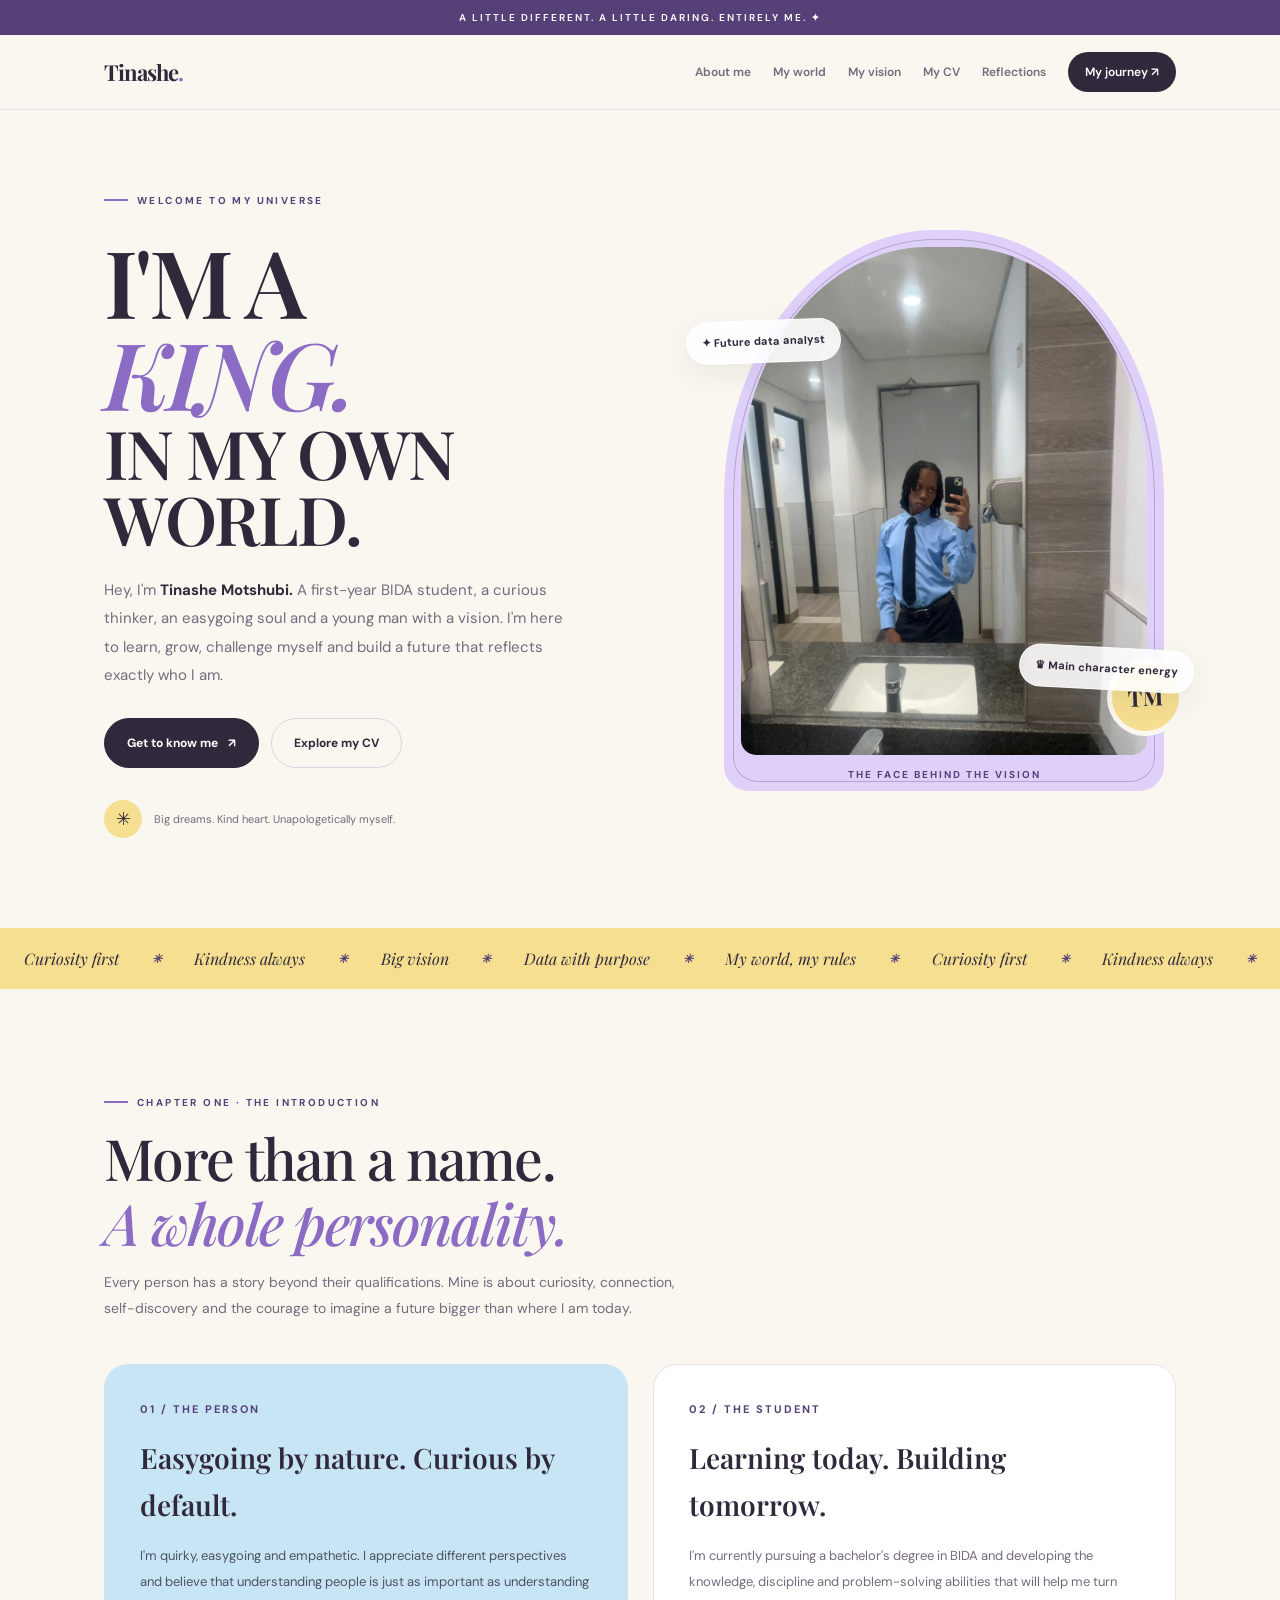
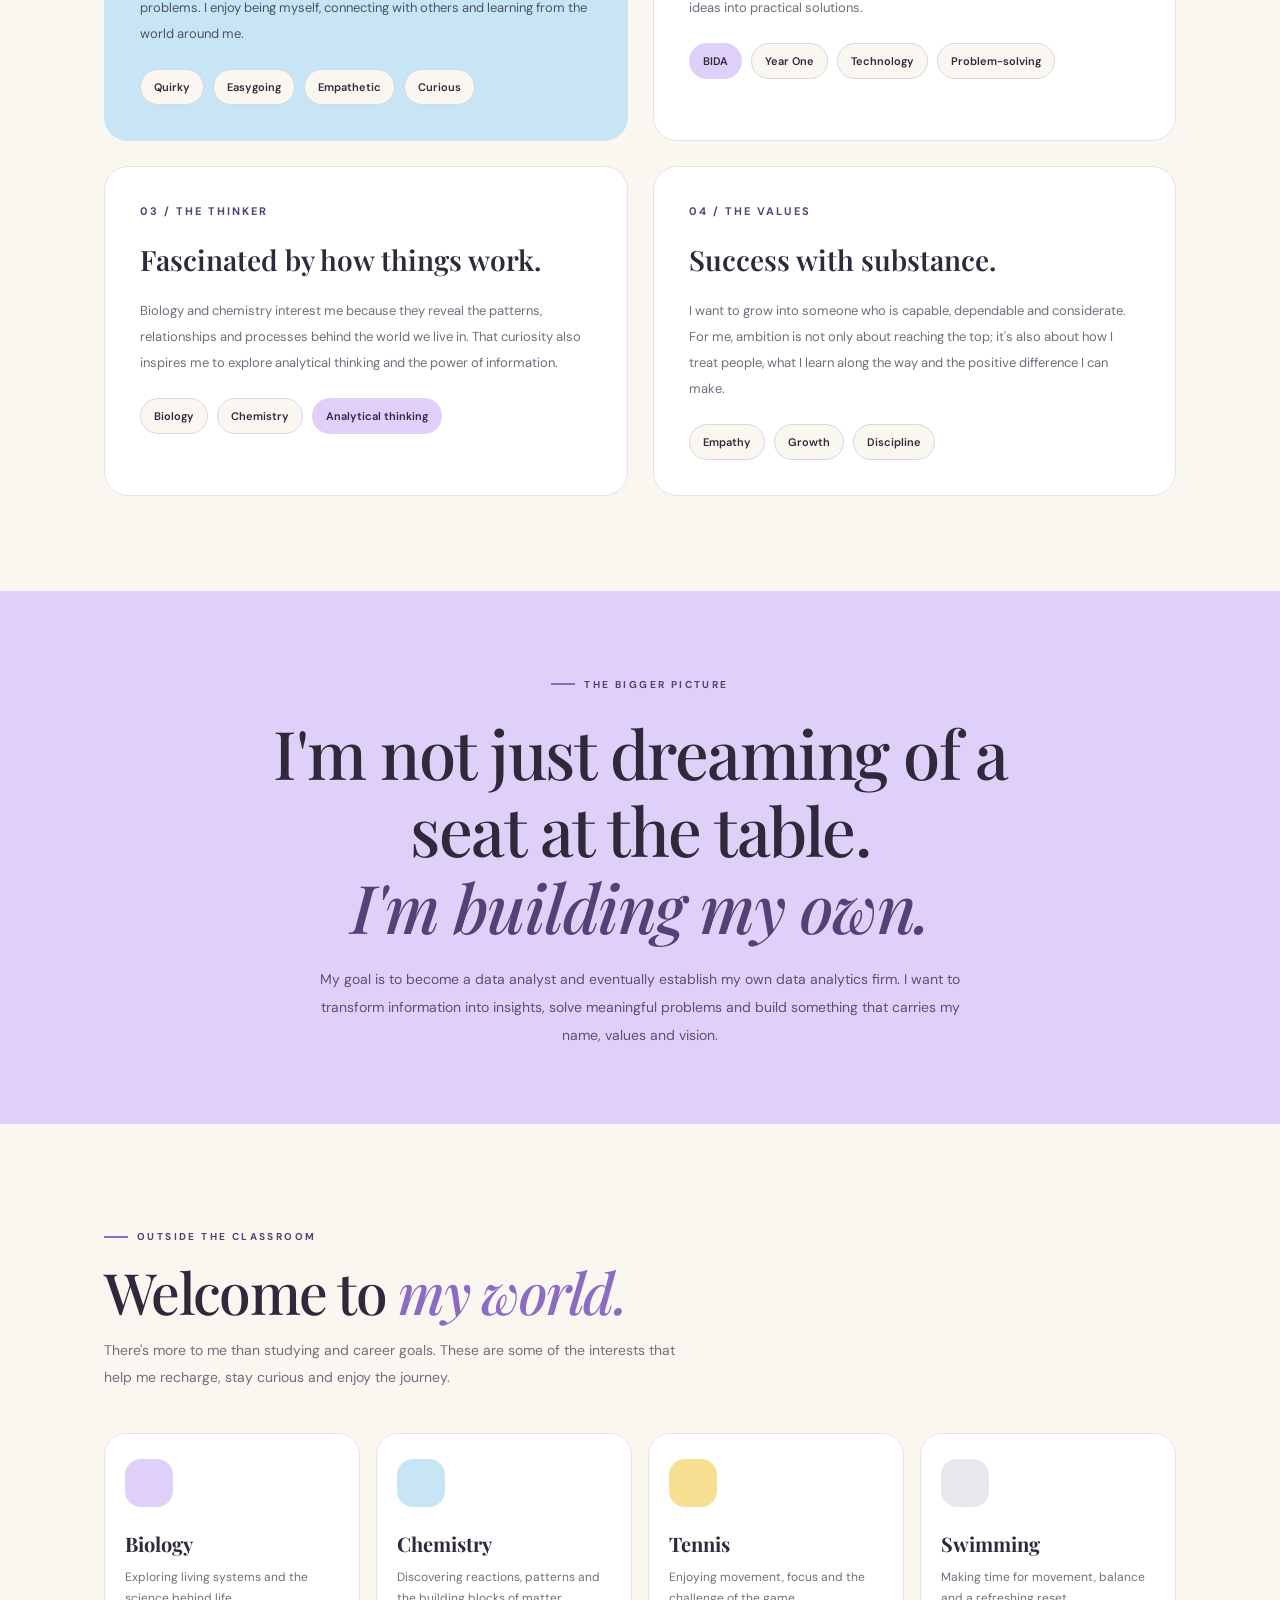
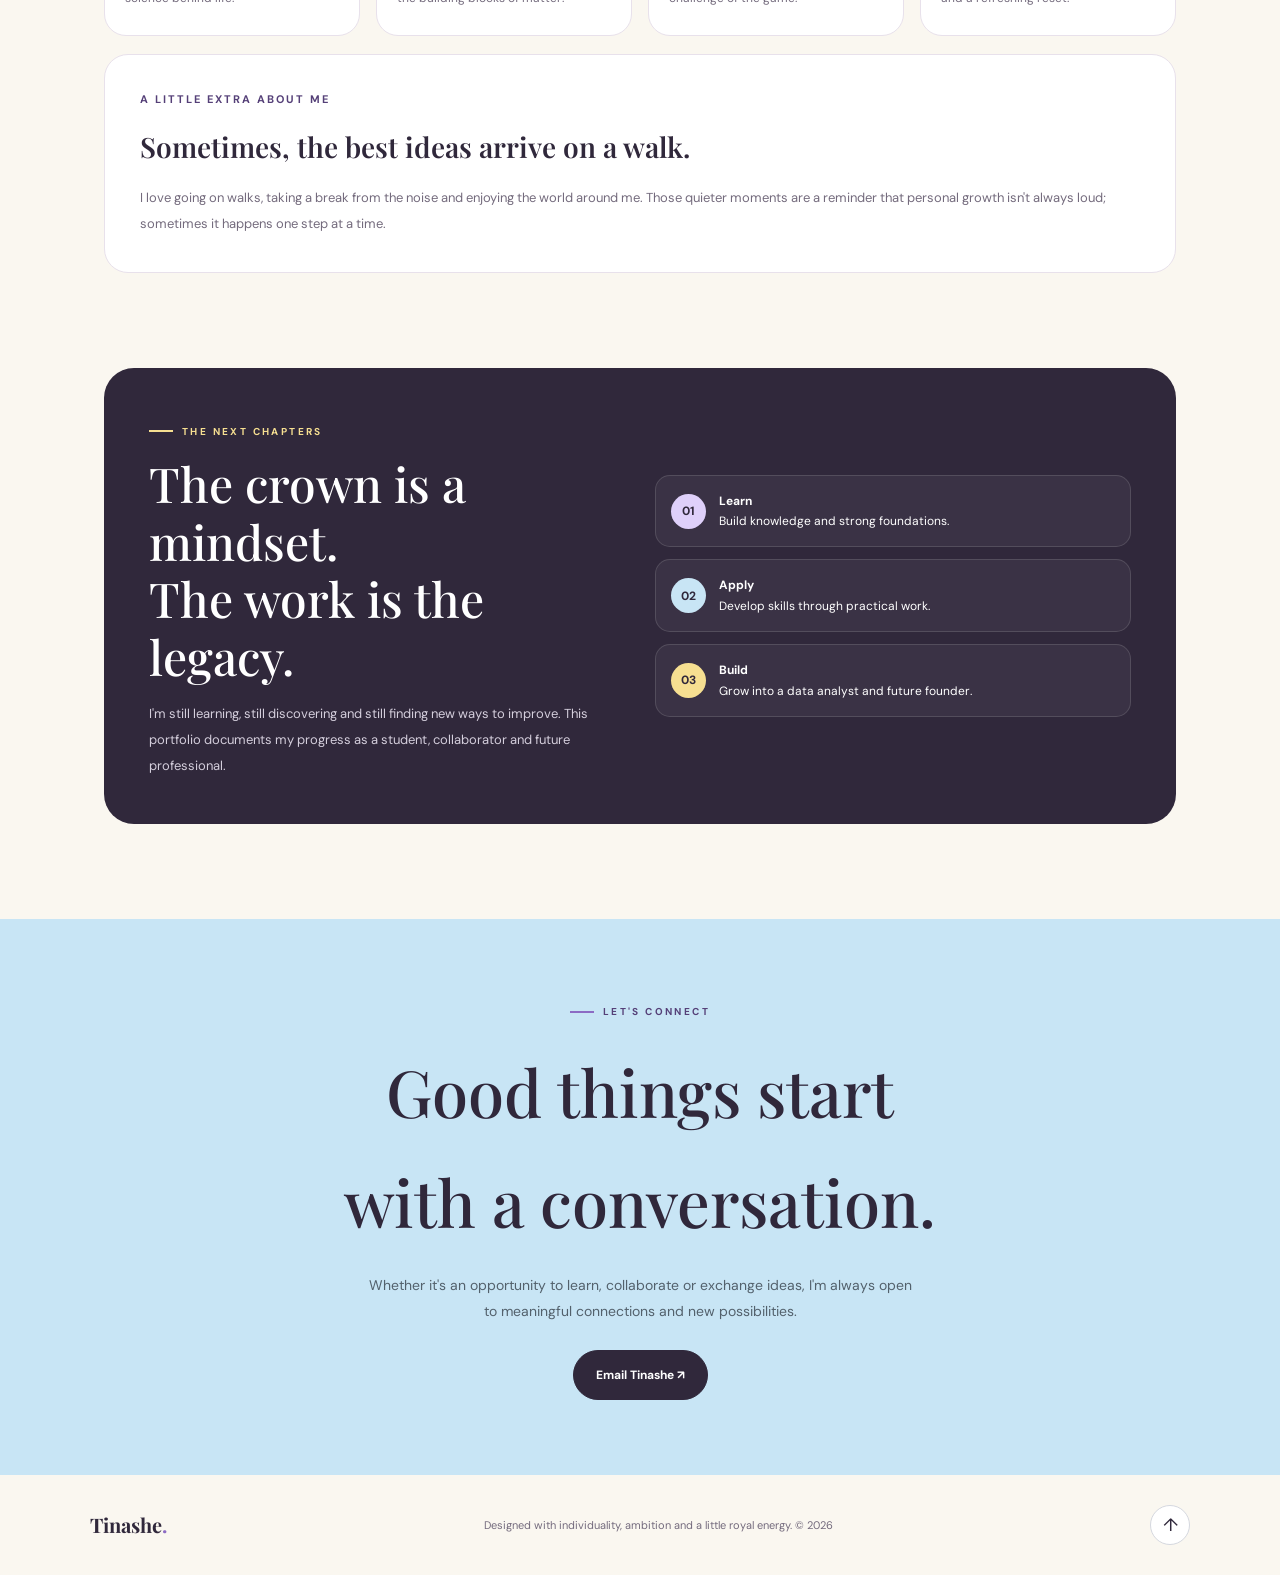
<file: index.html>
<!DOCTYPE html>
<html lang="en">
<head>
  <meta charset="UTF-8">
  <meta name="viewport" content="width=device-width, initial-scale=1.0">
  <meta name="theme-color" content="#faf7f0">
  <meta name="description" content="Discover the world of Tinashe Motshubi — a BIDA student, future data analyst and ambitious individual building his own kingdom.">
  <title>Tinashe Motshubi | King of My Own World</title>

  <link rel="preconnect" href="https://fonts.googleapis.com">
  <link rel="preconnect" href="https://fonts.gstatic.com" crossorigin>
  <link href="https://fonts.googleapis.com/css2?family=DM+Sans:wght@400;500;600;700&family=Playfair+Display:ital,wght@0,500;0,600;0,700;1,500;1,600&display=swap" rel="stylesheet">

  <style>
    :root {
      --cream: #faf7f0;
      --white: #ffffff;
      --lilac: #dfd0fa;
      --purple: #8c6bc4;
      --purple-dark: #554078;
      --blue: #c8e5f5;
      --yellow: #f6df91;
      --silver: #d5d8df;
      --ink: #30283b;
      --muted: #746b7d;
      --line: #e8e1eb;
      --radius: 24px;
      --serif: "Playfair Display", Georgia, serif;
      --sans: "DM Sans", Arial, sans-serif;
    }

    * {
      box-sizing: border-box;
      margin: 0;
      padding: 0;
    }

    html {
      scroll-behavior: smooth;
      scroll-padding-top: 100px;
    }

    body {
      background: var(--cream);
      color: var(--ink);
      font-family: var(--sans);
      line-height: 1.7;
      overflow-x: hidden;
    }

    a {
      color: inherit;
      text-decoration: none;
    }

    img {
      display: block;
      max-width: 100%;
    }

    button, a {
      -webkit-tap-highlight-color: transparent;
    }

    .announcement {
      padding: 9px 16px;
      background: var(--purple-dark);
      color: white;
      text-align: center;
      font-size: 10px;
      font-weight: 600;
      letter-spacing: 2px;
      text-transform: uppercase;
    }

    .navbar {
      position: sticky;
      top: 0;
      z-index: 1000;
      background: rgba(250, 247, 240, 0.94);
      backdrop-filter: blur(16px);
      border-bottom: 1px solid var(--line);
    }

    .nav-inner {
      max-width: 1200px;
      margin: auto;
      padding: 17px 5%;
      display: flex;
      align-items: center;
      justify-content: space-between;
      gap: 20px;
    }

    .brand {
      font-family: var(--serif);
      font-size: 22px;
      font-weight: 700;
      letter-spacing: -1px;
      white-space: nowrap;
    }

    .brand span {
      color: var(--purple);
    }

    .nav-links {
      display: flex;
      align-items: center;
      gap: 22px;
    }

    .nav-links a {
      color: var(--muted);
      font-size: 12px;
      font-weight: 600;
      transition: color 0.25s;
    }

    .nav-links a:hover {
      color: var(--purple);
    }

    .nav-links .nav-cta {
      padding: 10px 17px;
      background: var(--ink);
      color: white;
      border-radius: 30px;
    }

    .nav-links .nav-cta:hover {
      background: var(--purple);
      color: white;
    }

    .menu-toggle {
      display: none;
      border: 1px solid var(--line);
      border-radius: 50%;
      width: 43px;
      height: 43px;
      background: white;
      color: var(--ink);
      font-size: 20px;
      cursor: pointer;
    }

    .hero {
      max-width: 1200px;
      margin: auto;
      padding: 72px 5% 90px;
      display: grid;
      grid-template-columns: 1.08fr 0.92fr;
      align-items: center;
      gap: 65px;
    }

    .eyebrow {
      display: inline-flex;
      align-items: center;
      gap: 9px;
      color: var(--purple-dark);
      font-size: 10px;
      font-weight: 700;
      letter-spacing: 2.4px;
      text-transform: uppercase;
    }

    .eyebrow::before {
      content: "";
      width: 24px;
      height: 2px;
      background: var(--purple);
    }

    .hero h1 {
      margin: 24px 0;
      font-family: var(--serif);
      font-size: clamp(52px, 7.3vw, 94px);
      font-weight: 600;
      letter-spacing: -4px;
      line-height: 0.99;
    }

    .hero h1 .royal {
      display: block;
      color: var(--purple);
      font-style: italic;
    }

    .hero h1 .world {
      display: block;
      font-size: 0.72em;
      letter-spacing: -2px;
    }

    .hero-description {
      max-width: 470px;
      margin-bottom: 28px;
      color: var(--muted);
      font-size: 15px;
      line-height: 1.9;
    }

    .hero-description strong {
      color: var(--ink);
    }

    .hero-actions {
      display: flex;
      flex-wrap: wrap;
      gap: 12px;
      margin-bottom: 32px;
    }

    .button {
      display: inline-flex;
      align-items: center;
      justify-content: center;
      gap: 10px;
      padding: 14px 22px;
      border: 1px solid var(--ink);
      border-radius: 40px;
      background: var(--ink);
      color: white;
      font-size: 12px;
      font-weight: 700;
      transition: transform 0.25s, background 0.25s;
    }

    .button:hover {
      transform: translateY(-3px);
      background: var(--purple-dark);
    }

    .button-outline {
      background: transparent;
      color: var(--ink);
      border-color: var(--silver);
    }

    .button-outline:hover {
      background: white;
      color: var(--ink);
    }

    .hero-note {
      display: flex;
      align-items: center;
      gap: 12px;
      color: var(--muted);
      font-size: 11px;
    }

    .note-star {
      display: grid;
      place-items: center;
      width: 38px;
      height: 38px;
      border-radius: 50%;
      background: var(--yellow);
      color: var(--ink);
      font-size: 18px;
    }

    .portrait-stage {
      position: relative;
      min-width: 0;
      max-width: 440px;
      width: 100%;
      justify-self: center;
      padding: 17px 17px 36px;
      border-radius: 48% 48% 25px 25px;
      background: var(--lilac);
      transform: rotate(2deg);
    }

    .portrait-stage::before {
      content: "";
      position: absolute;
      inset: 9px;
      border: 1px solid rgba(85, 64, 120, 0.3);
      border-radius: inherit;
      pointer-events: none;
    }

    .portrait-stage::after {
      content: "TM";
      position: absolute;
      right: -20px;
      bottom: 55px;
      width: 67px;
      height: 67px;
      display: grid;
      place-items: center;
      border-radius: 50%;
      background: var(--yellow);
      color: var(--ink);
      border: 5px solid var(--cream);
      font-family: var(--serif);
      font-size: 22px;
      font-weight: 700;
      transform: rotate(-2deg);
    }

    .portrait-frame {
      position: relative;
      overflow: hidden;
      width: 100%;
      aspect-ratio: 4 / 5;
      border-radius: 46% 46% 15px 15px;
      background: var(--blue);
    }

    .portrait-frame img {
      width: 100%;
      height: 100%;
      object-fit: cover;
      object-position: center top;
      transition: transform 0.7s ease;
    }

    .portrait-stage:hover .portrait-frame img {
      transform: scale(1.04);
    }

    .portrait-caption {
      position: absolute;
      z-index: 2;
      left: 50%;
      bottom: 8px;
      width: 100%;
      transform: translateX(-50%);
      text-align: center;
      font-size: 10px;
      font-weight: 700;
      letter-spacing: 2px;
      color: var(--purple-dark);
      text-transform: uppercase;
    }

    .floating-tag {
      position: absolute;
      z-index: 3;
      padding: 11px 15px;
      border: 1px solid rgba(255,255,255,0.7);
      border-radius: 30px;
      background: rgba(255,255,255,0.88);
      box-shadow: 0 10px 30px rgba(48,40,59,0.08);
      color: var(--ink);
      font-size: 11px;
      font-weight: 700;
      transform: rotate(-2deg);
    }

    .tag-top {
      top: 16%;
      left: -38px;
    }

    .tag-bottom {
      right: -30px;
      bottom: 18%;
      transform: rotate(3deg);
    }

    .marquee {
      overflow: hidden;
      padding: 17px 0;
      background: var(--yellow);
      color: var(--ink);
    }

    .marquee-track {
      display: flex;
      justify-content: space-around;
      align-items: center;
      gap: 25px;
      min-width: max-content;
      padding: 0 20px;
      font-family: var(--serif);
      font-size: 16px;
      font-style: italic;
    }

    .marquee-track span {
      white-space: nowrap;
    }

    .marquee-track b {
      color: var(--purple-dark);
      font-family: var(--sans);
      font-size: 12px;
    }

    .section {
      max-width: 1200px;
      margin: auto;
      padding: 95px 5%;
    }

    .section-heading {
      max-width: 700px;
      margin-bottom: 42px;
    }

    .section-heading h2 {
      margin: 13px 0;
      font-family: var(--serif);
      font-size: clamp(36px, 5vw, 57px);
      font-weight: 500;
      letter-spacing: -1.7px;
      line-height: 1.15;
    }

    .section-heading h2 em {
      color: var(--purple);
      font-weight: 500;
    }

    .section-heading p {
      max-width: 590px;
      color: var(--muted);
      font-size: 14px;
      line-height: 1.9;
    }

    .about-grid {
      display: grid;
      grid-template-columns: 1fr 1fr;
      gap: 25px;
    }

    .about-card {
      padding: 35px;
      border: 1px solid var(--line);
      border-radius: var(--radius);
      background: white;
    }

    .about-card.featured {
      background: var(--blue);
      border-color: transparent;
    }

    .card-number {
      margin-bottom: 15px;
      color: var(--purple-dark);
      font-size: 11px;
      font-weight: 700;
      letter-spacing: 2px;
    }

    .about-card h3 {
      margin-bottom: 14px;
      font-family: var(--serif);
      font-size: 28px;
      font-weight: 600;
    }

    .about-card p {
      color: var(--muted);
      font-size: 13px;
      line-height: 2;
    }

    .about-card.featured p {
      color: #4c5361;
    }

    .tag-list {
      display: flex;
      flex-wrap: wrap;
      gap: 9px;
      margin-top: 22px;
    }

    .tag {
      padding: 8px 13px;
      border: 1px solid var(--silver);
      border-radius: 30px;
      background: var(--cream);
      color: var(--ink);
      font-size: 11px;
      font-weight: 600;
    }

    .tag.purple {
      background: var(--lilac);
      border-color: transparent;
    }

    .vision-section {
      padding: 75px 5%;
      background: var(--lilac);
    }

    .vision-inner {
      max-width: 1100px;
      margin: auto;
      text-align: center;
    }

    .vision-inner .eyebrow {
      justify-content: center;
    }

    .vision-inner h2 {
      max-width: 850px;
      margin: 20px auto;
      font-family: var(--serif);
      font-size: clamp(36px, 6vw, 67px);
      font-weight: 500;
      line-height: 1.15;
      letter-spacing: -1.5px;
    }

    .vision-inner h2 em {
      color: var(--purple-dark);
    }

    .vision-inner p {
      max-width: 650px;
      margin: auto;
      color: #5b5269;
      font-size: 14px;
      line-height: 2;
    }

    .interests-grid {
      display: grid;
      grid-template-columns: repeat(4, 1fr);
      gap: 16px;
    }

    .interest-card {
      min-height: 190px;
      padding: 25px 20px;
      border: 1px solid var(--line);
      border-radius: 22px;
      background: white;
      transition: transform 0.25s, box-shadow 0.25s;
    }

    .interest-card:hover {
      transform: translateY(-6px);
      box-shadow: 0 15px 30px rgba(48,40,59,0.07);
    }

    .interest-icon {
      display: grid;
      place-items: center;
      width: 48px;
      height: 48px;
      margin-bottom: 20px;
      border-radius: 16px;
      background: var(--lilac);
      font-size: 22px;
    }

    .interest-card:nth-child(2) .interest-icon {
      background: var(--blue);
    }

    .interest-card:nth-child(3) .interest-icon {
      background: var(--yellow);
    }

    .interest-card:nth-child(4) .interest-icon {
      background: #e6e8ed;
    }

    .interest-card h3 {
      margin-bottom: 6px;
      font-family: var(--serif);
      font-size: 20px;
    }

    .interest-card p {
      color: var(--muted);
      font-size: 12px;
      line-height: 1.8;
    }

    .journey-card {
      display: grid;
      grid-template-columns: 1fr 1fr;
      align-items: center;
      gap: 30px;
      padding: 45px;
      border-radius: 30px;
      background: var(--ink);
      color: white;
    }

    .journey-card h2 {
      margin: 15px 0;
      font-family: var(--serif);
      font-size: clamp(32px, 4vw, 48px);
      font-weight: 500;
      line-height: 1.2;
    }

    .journey-card p {
      color: #d4cedc;
      font-size: 13px;
      line-height: 2;
    }

    .journey-card .eyebrow {
      color: var(--yellow);
    }

    .journey-card .eyebrow::before {
      background: var(--yellow);
    }

    .journey-list {
      display: grid;
      gap: 12px;
    }

    .journey-item {
      display: flex;
      align-items: center;
      gap: 13px;
      padding: 15px;
      border: 1px solid rgba(255,255,255,0.13);
      border-radius: 15px;
      background: rgba(255,255,255,0.05);
      font-size: 12px;
    }

    .journey-item span {
      display: grid;
      place-items: center;
      flex-shrink: 0;
      width: 35px;
      height: 35px;
      border-radius: 50%;
      background: var(--lilac);
      color: var(--ink);
      font-weight: 700;
    }

    .journey-item:nth-child(2) span {
      background: var(--blue);
    }

    .journey-item:nth-child(3) span {
      background: var(--yellow);
    }

    .contact-section {
      padding: 75px 5%;
      text-align: center;
      background: var(--blue);
    }

    .contact-section h2 {
      margin: 15px 0;
      font-family: var(--serif);
      font-size: clamp(38px, 6vw, 65px);
      font-weight: 500;
    }

    .contact-section p {
      margin: 0 auto 25px;
      max-width: 550px;
      color: #53616c;
      font-size: 14px;
      line-height: 1.9;
    }

    .contact-section .button {
      background: var(--ink);
      border-color: var(--ink);
    }

    footer {
      padding: 30px 5%;
      background: var(--cream);
    }

    .footer-inner {
      max-width: 1100px;
      margin: auto;
      display: flex;
      align-items: center;
      justify-content: space-between;
      gap: 18px;
    }

    .footer-inner p {
      color: var(--muted);
      font-size: 11px;
    }

    .footer-brand {
      font-family: var(--serif);
      font-size: 20px;
      font-weight: 700;
    }

    .footer-brand span {
      color: var(--purple);
    }

    .back-top {
      display: inline-grid;
      place-items: center;
      width: 40px;
      height: 40px;
      border: 1px solid var(--silver);
      border-radius: 50%;
      background: white;
      font-size: 18px;
    }

    .reveal {
      opacity: 0;
      transform: translateY(22px);
      transition: opacity 0.7s ease, transform 0.7s ease;
    }

    .reveal.visible {
      opacity: 1;
      transform: translateY(0);
    }

    @media (prefers-reduced-motion: reduce) {
      *, *::before, *::after {
        scroll-behavior: auto !important;
        transition-duration: 0.01ms !important;
      }

      .reveal {
        opacity: 1;
        transform: none;
      }
    }

    @media (max-width: 900px) {
      .nav-links {
        gap: 12px;
      }

      .nav-links a {
        font-size: 11px;
      }

      .hero {
        gap: 35px;
      }

      .hero h1 {
        letter-spacing: -2px;
      }

      .interests-grid {
        grid-template-columns: repeat(2, 1fr);
      }
    }

    @media (max-width: 700px) {
      .announcement {
        font-size: 9px;
        letter-spacing: 1.3px;
      }

      .nav-inner {
        padding: 13px 5%;
      }

      .brand {
        font-size: 20px;
      }

      .menu-toggle {
        display: block;
      }

      .nav-links {
        display: none;
        position: absolute;
        top: 100%;
        left: 0;
        right: 0;
        padding: 20px 5% 25px;
        flex-direction: column;
        align-items: stretch;
        gap: 0;
        background: var(--cream);
        border-bottom: 1px solid var(--line);
        box-shadow: 0 15px 25px rgba(48,40,59,0.06);
      }

      .nav-links.open {
        display: flex;
      }

      .nav-links a {
        padding: 12px 0;
        font-size: 13px;
      }

      .nav-links .nav-cta {
        margin-top: 8px;
        padding: 12px 17px;
        text-align: center;
      }

      .hero {
        padding-top: 52px;
        padding-bottom: 65px;
        grid-template-columns: 1fr;
        gap: 42px;
      }

      .hero h1 {
        font-size: clamp(53px, 13vw, 79px);
      }

      .hero-description {
        font-size: 14px;
      }

      .portrait-stage {
        width: 85%;
        max-width: 370px;
      }

      .tag-top {
        left: -22px;
      }

      .tag-bottom {
        right: -20px;
      }

      .section {
        padding-top: 70px;
        padding-bottom: 70px;
      }

      .about-grid,
      .journey-card {
        grid-template-columns: 1fr;
      }

      .about-card {
        padding: 27px;
      }

      .journey-card {
        padding: 28px;
      }

      .interests-grid {
        gap: 12px;
      }

      .interest-card {
        min-height: 175px;
        padding: 20px 15px;
      }

      .interest-card h3 {
        font-size: 18px;
      }

      .footer-inner {
        flex-wrap: wrap;
      }
    }

    @media (max-width: 380px) {
      .hero h1 {
        font-size: 48px;
      }

      .interests-grid {
        grid-template-columns: 1fr;
      }
    }
  </style>
</head>

<body id="top">

  <div class="announcement">
    A little different. A little daring. Entirely me. ✦
  </div>

  <header class="navbar">
    <nav class="nav-inner" aria-label="Main navigation">
      <a href="index.html" class="brand">Tinashe<span>.</span></a>

      <button
        class="menu-toggle"
        id="menuToggle"
        aria-label="Open navigation menu"
        aria-expanded="false"
        aria-controls="navLinks"
      >☰</button>

      <div class="nav-links" id="navLinks">
        <a href="#about">About me</a>
        <a href="#interests">My world</a>
        <a href="#vision">My vision</a>
        <a href="cv.html">My CV</a>
        <a href="individual-reflection.html">Reflections</a>
        <a href="skills-projects.html" class="nav-cta">My journey ↗</a>
      </div>
    </nav>
  </header>

  <main>
    <!-- HERO / HOMEPAGE -->
    <section class="hero">
      <div class="hero-content reveal">
        <span class="eyebrow">Welcome to my universe</span>

        <h1>
          I'M A
          <span class="royal">KING.</span>
          <span class="world">IN MY OWN WORLD.</span>
        </h1>

        <p class="hero-description">
          Hey, I'm <strong>Tinashe Motshubi.</strong> A first-year BIDA student,
          a curious thinker, an easygoing soul and a young man with a vision.
          I'm here to learn, grow, challenge myself and build a future that
          reflects exactly who I am.
        </p>

        <div class="hero-actions">
          <a href="#about" class="button">Get to know me <span>↗</span></a>
          <a href="cv.html" class="button button-outline">Explore my CV</a>
        </div>

        <div class="hero-note">
          <span class="note-star">✳</span>
          <span>Big dreams. Kind heart. Unapologetically myself.</span>
        </div>
      </div>

      <div class="portrait-stage reveal">
        <div class="portrait-frame">
          <img
            src="images/tinashe.JPG"
            alt="Portrait of Tinashe Motshubi"
            fetchpriority="high"
          >
        </div>

        <div class="portrait-caption">The face behind the vision</div>

        <div class="floating-tag tag-top">✦ Future data analyst</div>
        <div class="floating-tag tag-bottom">♛ Main character energy</div>
      </div>
    </section>

    <!-- PERSONAL BRAND STRIP -->
    <div class="marquee" aria-label="Personal values">
      <div class="marquee-track">
        <span>Curiosity first</span><b>✳</b>
        <span>Kindness always</span><b>✳</b>
        <span>Big vision</span><b>✳</b>
        <span>Data with purpose</span><b>✳</b>
        <span>My world, my rules</span><b>✳</b>
        <span>Curiosity first</span><b>✳</b>
        <span>Kindness always</span><b>✳</b>
      </div>
    </div>

    <!-- ABOUT ME -->
    <section class="section" id="about">
      <div class="section-heading reveal">
        <span class="eyebrow">Chapter one · The introduction</span>
        <h2>More than a name.<br><em>A whole personality.</em></h2>
        <p>
          Every person has a story beyond their qualifications.
          Mine is about curiosity, connection, self-discovery and the courage
          to imagine a future bigger than where I am today.
        </p>
      </div>

      <div class="about-grid">
        <article class="about-card featured reveal">
          <div class="card-number">01 / THE PERSON</div>
          <h3>Easygoing by nature. Curious by default.</h3>
          <p>
            I'm quirky, easygoing and empathetic. I appreciate different
            perspectives and believe that understanding people is just as
            important as understanding problems. I enjoy being myself,
            connecting with others and learning from the world around me.
          </p>

          <div class="tag-list">
            <span class="tag">Quirky</span>
            <span class="tag">Easygoing</span>
            <span class="tag">Empathetic</span>
            <span class="tag">Curious</span>
          </div>
        </article>

        <article class="about-card reveal">
          <div class="card-number">02 / THE STUDENT</div>
          <h3>Learning today. Building tomorrow.</h3>
          <p>
            I'm currently pursuing a bachelor's degree in BIDA and developing
            the knowledge, discipline and problem-solving abilities that will
            help me turn ideas into practical solutions.
          </p>

          <div class="tag-list">
            <span class="tag purple">BIDA</span>
            <span class="tag">Year One</span>
            <span class="tag">Technology</span>
            <span class="tag">Problem-solving</span>
          </div>
        </article>

        <article class="about-card reveal">
          <div class="card-number">03 / THE THINKER</div>
          <h3>Fascinated by how things work.</h3>
          <p>
            Biology and chemistry interest me because they reveal the patterns,
            relationships and processes behind the world we live in.
            That curiosity also inspires me to explore analytical thinking
            and the power of information.
          </p>

          <div class="tag-list">
            <span class="tag">Biology</span>
            <span class="tag">Chemistry</span>
            <span class="tag purple">Analytical thinking</span>
          </div>
        </article>

        <article class="about-card reveal">
          <div class="card-number">04 / THE VALUES</div>
          <h3>Success with substance.</h3>
          <p>
            I want to grow into someone who is capable, dependable and
            considerate. For me, ambition is not only about reaching the top;
            it's also about how I treat people, what I learn along the way
            and the positive difference I can make.
          </p>

          <div class="tag-list">
            <span class="tag">Empathy</span>
            <span class="tag">Growth</span>
            <span class="tag">Discipline</span>
          </div>
        </article>
      </div>
    </section>

    <!-- PERSONAL VISION -->
    <section class="vision-section" id="vision">
      <div class="vision-inner reveal">
        <span class="eyebrow">The bigger picture</span>
        <h2>I'm not just dreaming of a seat at the table.<br><em>I'm building my own.</em></h2>
        <p>
          My goal is to become a data analyst and eventually establish my own
          data analytics firm. I want to transform information into insights,
          solve meaningful problems and build something that carries my name,
          values and vision.
        </p>
      </div>
    </section>

    <!-- INTERESTS -->
    <section class="section" id="interests">
      <div class="section-heading reveal">
        <span class="eyebrow">Outside the classroom</span>
        <h2>Welcome to <em>my world.</em></h2>
        <p>
          There's more to me than studying and career goals.
          These are some of the interests that help me recharge,
          stay curious and enjoy the journey.
        </p>
      </div>

      <div class="interests-grid">
        <article class="interest-card reveal">
          <div class="interest-icon"></div>
          <h3>Biology</h3>
          <p>Exploring living systems and the science behind life.</p>
        </article>

        <article class="interest-card reveal">
          <div class="interest-icon"></div>
          <h3>Chemistry</h3>
          <p>Discovering reactions, patterns and the building blocks of matter.</p>
        </article>

        <article class="interest-card reveal">
          <div class="interest-icon"></div>
          <h3>Tennis</h3>
          <p>Enjoying movement, focus and the challenge of the game.</p>
        </article>

        <article class="interest-card reveal">
          <div class="interest-icon"></div>
          <h3>Swimming</h3>
          <p>Making time for movement, balance and a refreshing reset.</p>
        </article>
      </div>

      <div class="about-card reveal" style="margin-top: 18px;">
        <div class="card-number">A LITTLE EXTRA ABOUT ME</div>
        <h3>Sometimes, the best ideas arrive on a walk.</h3>
        <p>
          I love going on walks, taking a break from the noise and enjoying
          the world around me. Those quieter moments are a reminder that
          personal growth isn't always loud; sometimes it happens one step
          at a time.
        </p>
      </div>
    </section>

    <!-- FUTURE JOURNEY -->
    <section class="section" style="padding-top: 0;">
      <div class="journey-card reveal">
        <div>
          <span class="eyebrow">The next chapters</span>
          <h2>The crown is a mindset.<br>The work is the legacy.</h2>
          <p>
            I'm still learning, still discovering and still finding new
            ways to improve. This portfolio documents my progress as a
            student, collaborator and future professional.
          </p>
        </div>

        <div class="journey-list">
          <div class="journey-item">
            <span>01</span>
            <div><strong>Learn</strong><br>Build knowledge and strong foundations.</div>
          </div>

          <div class="journey-item">
            <span>02</span>
            <div><strong>Apply</strong><br>Develop skills through practical work.</div>
          </div>

          <div class="journey-item">
            <span>03</span>
            <div><strong>Build</strong><br>Grow into a data analyst and future founder.</div>
          </div>
        </div>
      </div>
    </section>

    <!-- CONTACT -->
    <section class="contact-section" id="contact">
      <div class="reveal">
        <span class="eyebrow">Let's connect</span>
        <h2>Good things start<br>with a conversation.</h2>
        <p>
          Whether it's an opportunity to learn, collaborate or exchange ideas,
          I'm always open to meaningful connections and new possibilities.
        </p>
        <a href="mailto:tinashepm2007@icloud.com" class="button">
          Email Tinashe ↗
        </a>
      </div>
    </section>
  </main>

  <footer>
    <div class="footer-inner">
      <a href="#top" class="footer-brand">Tinashe<span>.</span></a>
      <p>Designed with individuality, ambition and a little royal energy. © <span id="year"></span></p>
      <a href="#top" class="back-top" aria-label="Back to top">↑</a>
    </div>
  </footer>

  <script>
    const menuToggle = document.getElementById("menuToggle");
    const navLinks = document.getElementById("navLinks");

    menuToggle.addEventListener("click", function () {
      const isOpen = navLinks.classList.toggle("open");
      menuToggle.setAttribute("aria-expanded", String(isOpen));
      menuToggle.setAttribute(
        "aria-label",
        isOpen ? "Close navigation menu" : "Open navigation menu"
      );
      menuToggle.textContent = isOpen ? "×" : "☰";
    });

    navLinks.querySelectorAll("a").forEach(function (link) {
      link.addEventListener("click", function () {
        navLinks.classList.remove("open");
        menuToggle.setAttribute("aria-expanded", "false");
        menuToggle.setAttribute("aria-label", "Open navigation menu");
        menuToggle.textContent = "☰";
      });
    });

    document.getElementById("year").textContent = new Date().getFullYear();

    const revealItems = document.querySelectorAll(".reveal");

    if ("IntersectionObserver" in window) {
      const observer = new IntersectionObserver(function (entries) {
        entries.forEach(function (entry) {
          if (entry.isIntersecting) {
            entry.target.classList.add("visible");
            observer.unobserve(entry.target);
          }
        });
      }, { threshold: 0.12 });

      revealItems.forEach(function (item) {
        observer.observe(item);
      });
    } else {
      revealItems.forEach(function (item) {
        item.classList.add("visible");
      });
    }
  </script>

</body>
</html>
</file>
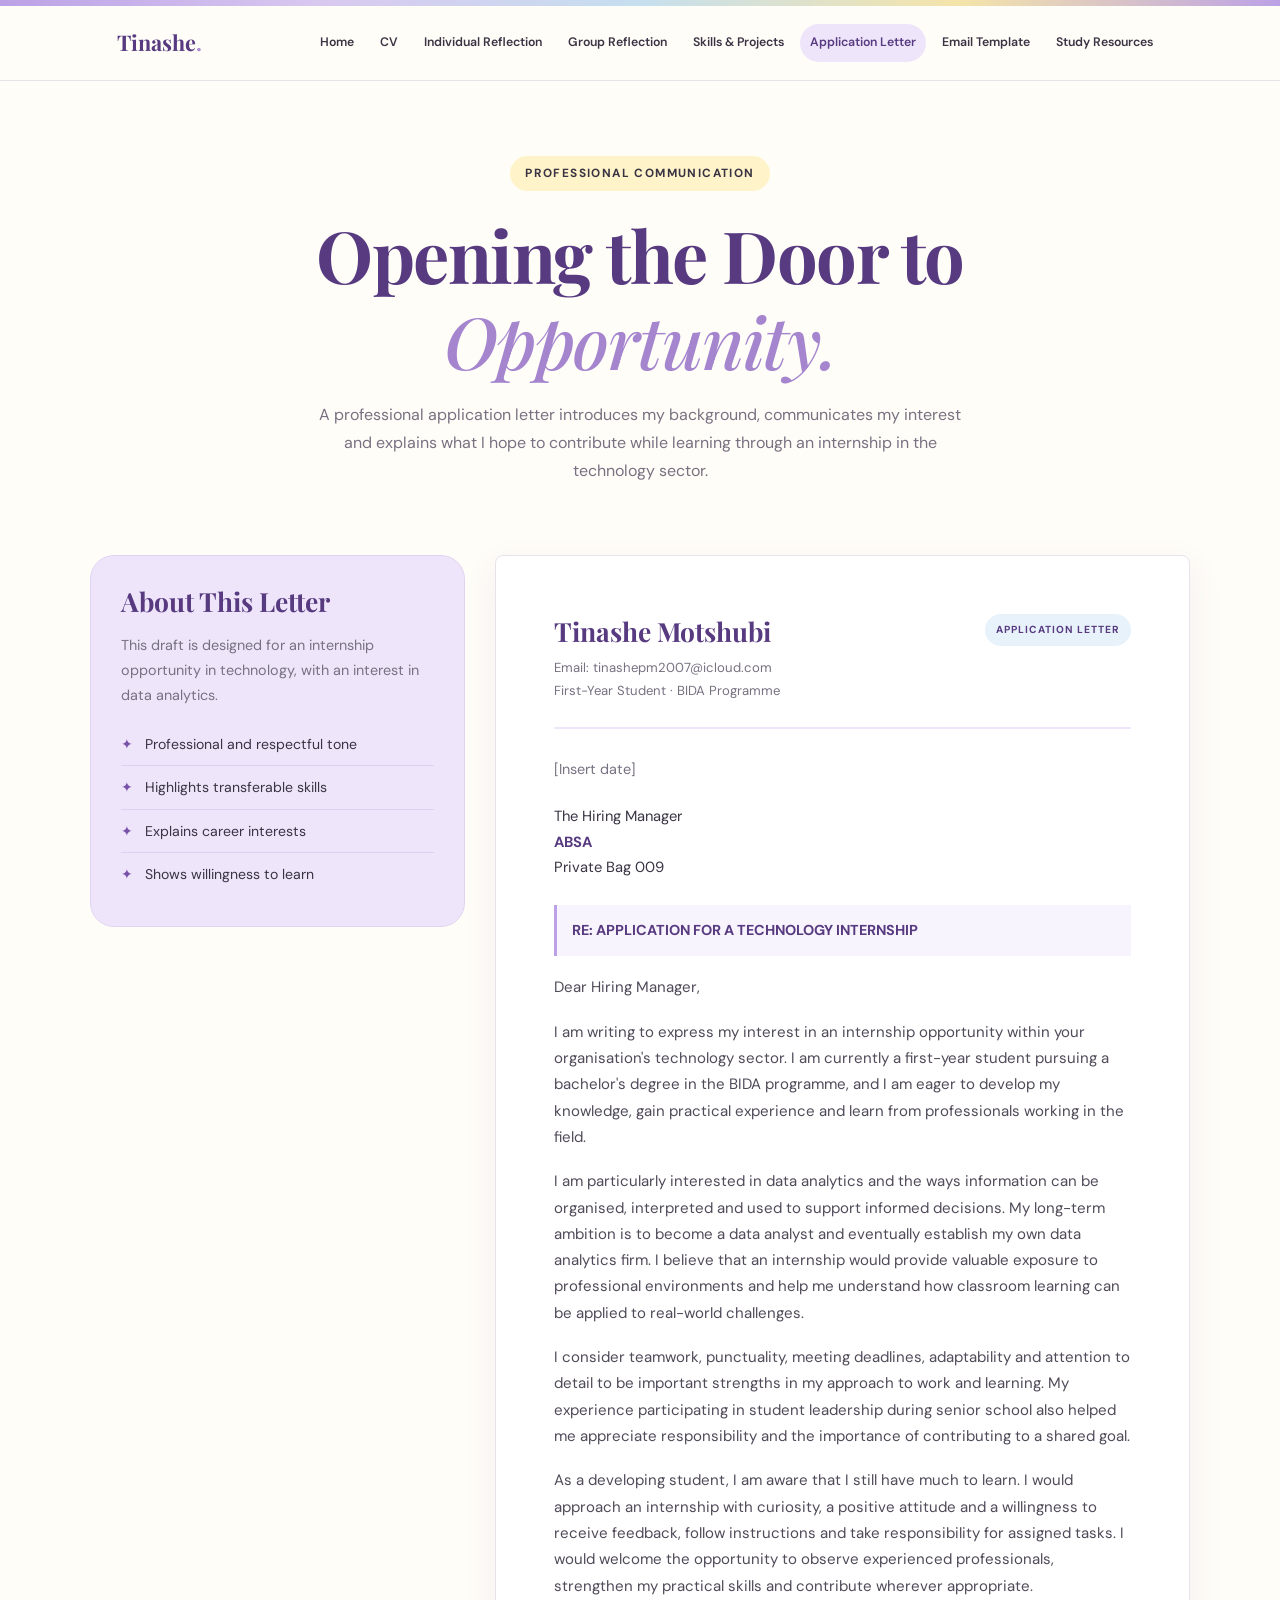
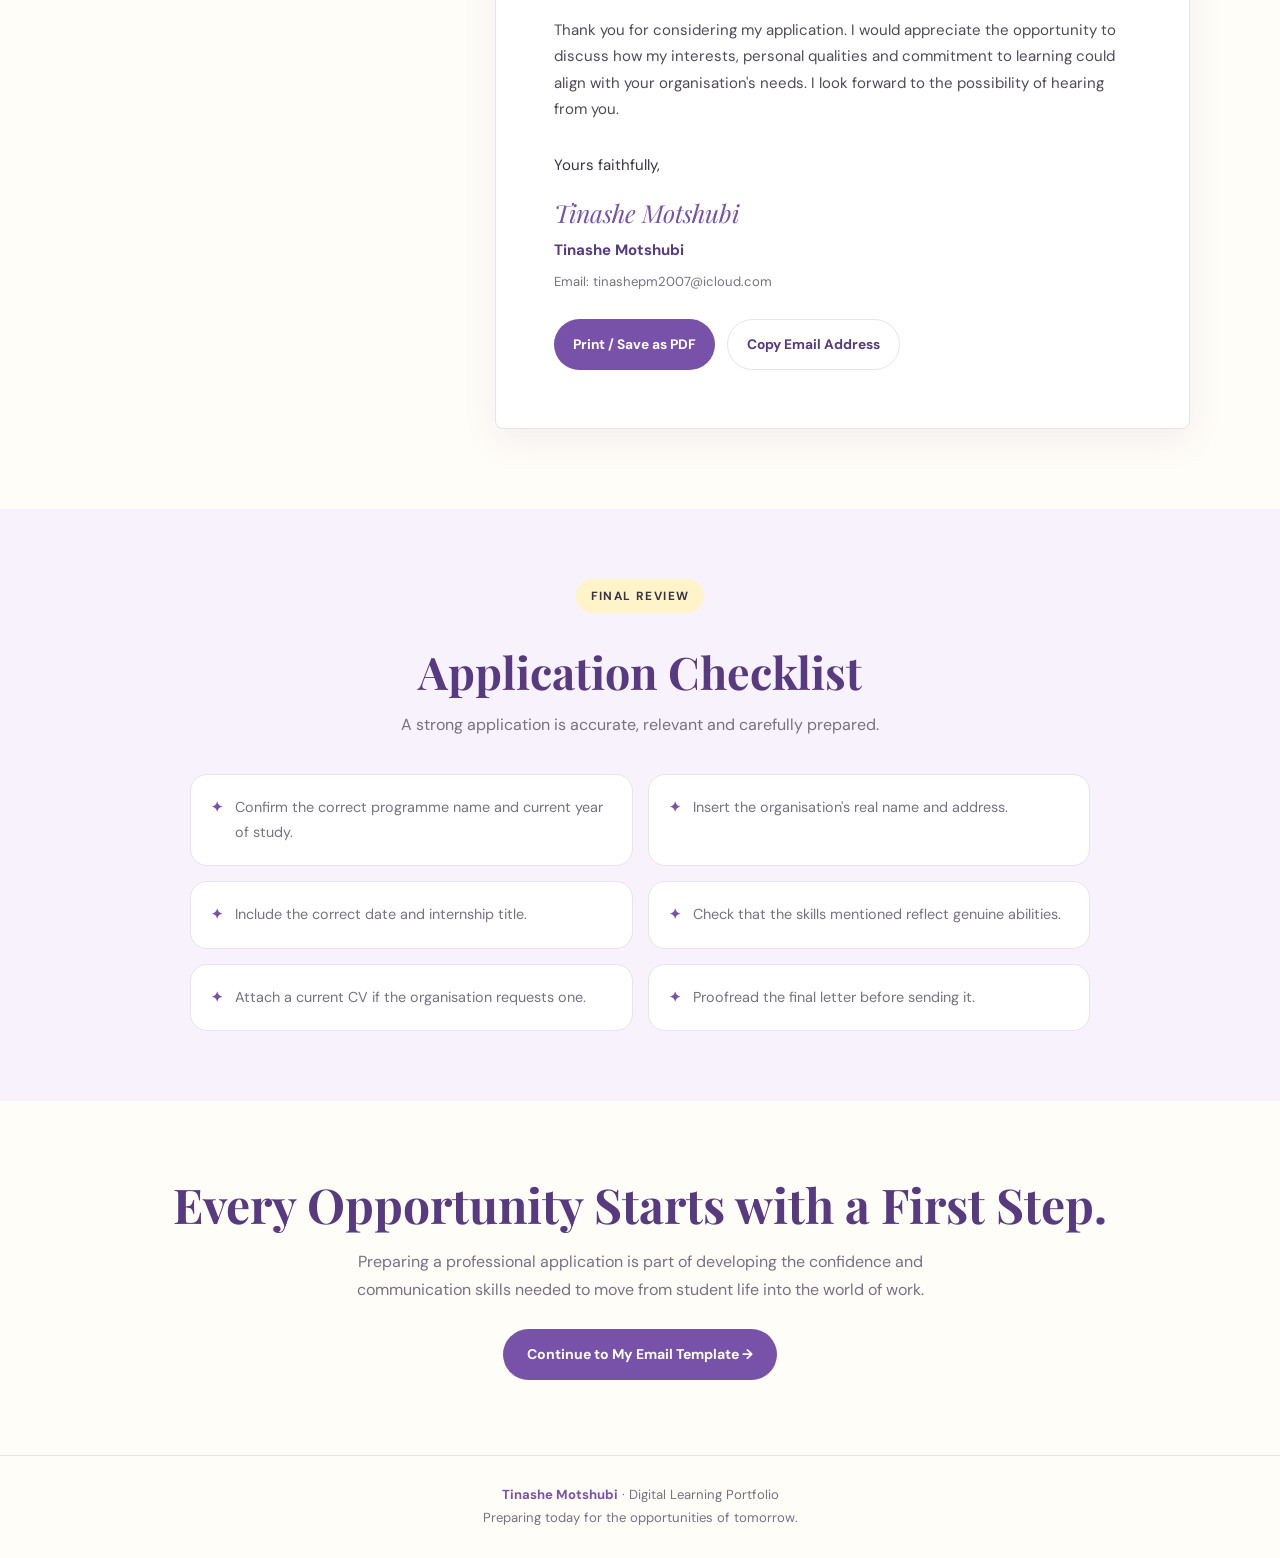
<file: application-letter.html>
<!DOCTYPE html>
<html lang="en">
<head>
  <meta charset="UTF-8">
  <meta name="viewport" content="width=device-width, initial-scale=1.0">
  <meta name="description" content="Tinashe Motshubi's internship application letter for opportunities in the technology sector.">
  <title>Application Letter | Tinashe Motshubi</title>

  <link rel="preconnect" href="https://fonts.googleapis.com">
  <link rel="preconnect" href="https://fonts.gstatic.com" crossorigin>
  <link href="https://fonts.googleapis.com/css2?family=DM+Sans:wght@400;500;600;700&family=Playfair+Display:wght@500;600;700&display=swap" rel="stylesheet">

  <style>
    :root {
      --cream: #fffdf8;
      --white: #ffffff;
      --purple: #7852a9;
      --purple-dark: #573a80;
      --lilac: #eee5fa;
      --blue: #e8f2fb;
      --yellow: #fff4c9;
      --silver: #e7e3ec;
      --text: #393343;
      --muted: #777181;
      --shadow: 0 12px 35px rgba(84, 61, 112, 0.08);
    }

    * {
      margin: 0;
      padding: 0;
      box-sizing: border-box;
    }

    html {
      scroll-behavior: smooth;
    }

    body {
      font-family: "DM Sans", sans-serif;
      background: var(--cream);
      color: var(--text);
      line-height: 1.75;
    }

    a {
      text-decoration: none;
      color: inherit;
    }

    .top-strip {
      height: 6px;
      background: linear-gradient(
        90deg,
        #bca1e6,
        #d9c8f0,
        #c6dfef,
        #f5e4a9,
        #bca1e6
      );
    }

    header {
      position: sticky;
      top: 0;
      z-index: 100;
      background: rgba(255, 253, 248, 0.97);
      border-bottom: 1px solid var(--silver);
    }

    .nav-container {
      max-width: 1200px;
      margin: auto;
      padding: 18px 6%;
      display: flex;
      justify-content: space-between;
      align-items: center;
      gap: 24px;
    }

    .brand {
      font-family: "Playfair Display", serif;
      font-size: 1.35rem;
      font-weight: 700;
      color: var(--purple-dark);
      white-space: nowrap;
    }

    .brand span {
      color: #ad8bd5;
    }

    .menu-toggle {
      display: none;
      padding: 8px 12px;
      background: white;
      border: 1px solid var(--silver);
      border-radius: 10px;
      font: inherit;
      color: var(--purple-dark);
      cursor: pointer;
    }

    nav {
      display: flex;
      flex-wrap: wrap;
      justify-content: flex-end;
      gap: 6px;
    }

    nav a {
      padding: 8px 10px;
      border-radius: 30px;
      font-size: 0.77rem;
      font-weight: 600;
      transition: 0.25s;
    }

    nav a:hover,
    nav a.active {
      background: var(--lilac);
      color: var(--purple-dark);
    }

    .hero {
      max-width: 1100px;
      margin: auto;
      padding: 75px 6% 45px;
      text-align: center;
    }

    .eyebrow {
      display: inline-block;
      background: var(--yellow);
      padding: 7px 15px;
      border-radius: 30px;
      font-size: 0.74rem;
      font-weight: 700;
      letter-spacing: 1.4px;
      text-transform: uppercase;
      margin-bottom: 20px;
    }

    h1,
    h2,
    h3 {
      font-family: "Playfair Display", serif;
      line-height: 1.2;
    }

    h1 {
      font-size: clamp(2.6rem, 6vw, 4.5rem);
      color: var(--purple-dark);
      letter-spacing: -1.5px;
      margin-bottom: 18px;
    }

    h1 em {
      color: #a585ce;
      font-weight: 500;
    }

    .hero p {
      max-width: 660px;
      margin: auto;
      color: var(--muted);
    }

    .letter-section {
      padding: 25px 6% 80px;
    }

    .letter-layout {
      max-width: 1100px;
      margin: auto;
      display: grid;
      grid-template-columns: 0.7fr 1.3fr;
      align-items: start;
      gap: 30px;
    }

    .side-panel {
      position: sticky;
      top: 110px;
    }

    .side-card {
      background: var(--lilac);
      border: 1px solid #e1d4f2;
      border-radius: 24px;
      padding: 30px;
      margin-bottom: 20px;
    }

    .side-card h2 {
      font-size: 1.65rem;
      color: var(--purple-dark);
      margin-bottom: 15px;
    }

    .side-card p {
      color: var(--muted);
      font-size: 0.9rem;
      margin-bottom: 14px;
    }

    .side-card ul {
      list-style: none;
    }

    .side-card li {
      position: relative;
      padding: 9px 0 9px 24px;
      border-bottom: 1px solid rgba(120, 82, 169, 0.13);
      color: var(--text);
      font-size: 0.88rem;
    }

    .side-card li:last-child {
      border-bottom: none;
    }

    .side-card li::before {
      content: "✦";
      position: absolute;
      left: 0;
      color: var(--purple);
    }

    .tip-card {
      background: var(--yellow);
      border: 1px solid #f1e5b6;
      border-radius: 20px;
      padding: 24px;
    }

    .tip-card h3 {
      color: #6c592b;
      font-size: 1.25rem;
      margin-bottom: 10px;
    }

    .tip-card p {
      color: #75643b;
      font-size: 0.87rem;
    }

    .letter-paper {
      background: white;
      border: 1px solid var(--silver);
      border-radius: 8px;
      padding: clamp(25px, 5vw, 58px);
      box-shadow: var(--shadow);
      position: relative;
    }

    .paper-top {
      display: flex;
      justify-content: space-between;
      align-items: flex-start;
      gap: 15px;
      padding-bottom: 24px;
      border-bottom: 2px solid var(--lilac);
      margin-bottom: 28px;
    }

    .sender-name {
      font-family: "Playfair Display", serif;
      font-size: 1.65rem;
      font-weight: 700;
      color: var(--purple-dark);
      line-height: 1.3;
    }

    .sender-details {
      color: var(--muted);
      font-size: 0.82rem;
      margin-top: 8px;
      overflow-wrap: anywhere;
    }

    .document-label {
      background: var(--blue);
      color: var(--purple-dark);
      border-radius: 20px;
      padding: 7px 11px;
      text-transform: uppercase;
      letter-spacing: 1px;
      font-size: 0.64rem;
      font-weight: 700;
      white-space: nowrap;
    }

    .letter-date {
      margin-bottom: 22px;
      color: var(--muted);
      font-size: 0.9rem;
    }

    .recipient {
      margin-bottom: 24px;
      font-size: 0.92rem;
    }

    .recipient strong {
      color: var(--purple-dark);
    }

    .subject {
      font-weight: 700;
      color: var(--purple-dark);
      margin: 24px 0 18px;
      padding: 13px 15px;
      background: #f8f4fd;
      border-left: 3px solid #bca1e6;
      font-size: 0.9rem;
    }

    .letter-body p {
      font-size: 0.94rem;
      margin-bottom: 18px;
      color: #504a59;
    }

    .letter-body strong {
      color: var(--purple-dark);
    }

    .sign-off {
      margin-top: 30px;
      font-size: 0.94rem;
    }

    .signature {
      font-family: "Playfair Display", serif;
      color: var(--purple);
      font-size: 1.55rem;
      font-style: italic;
      margin: 12px 0 3px;
    }

    .letter-name {
      font-weight: 700;
      color: var(--purple-dark);
    }

    .action-row {
      display: flex;
      flex-wrap: wrap;
      gap: 12px;
      margin-top: 25px;
    }

    .action-button {
      display: inline-block;
      border: none;
      border-radius: 30px;
      padding: 12px 19px;
      background: var(--purple);
      color: white;
      font: inherit;
      font-size: 0.86rem;
      font-weight: 700;
      cursor: pointer;
      transition: 0.25s;
    }

    .action-button:hover {
      background: var(--purple-dark);
      transform: translateY(-2px);
    }

    .action-button.secondary {
      background: white;
      color: var(--purple-dark);
      border: 1px solid var(--silver);
    }

    .action-button.secondary:hover {
      background: var(--lilac);
    }

    .checklist-section {
      background: #f7f2fc;
      padding: 70px 6%;
    }

    .checklist-inner {
      max-width: 900px;
      margin: auto;
    }

    .section-heading {
      text-align: center;
      margin-bottom: 35px;
    }

    .section-heading h2 {
      color: var(--purple-dark);
      font-size: clamp(2rem, 4vw, 2.8rem);
      margin: 12px 0;
    }

    .section-heading p {
      color: var(--muted);
    }

    .checklist {
      display: grid;
      grid-template-columns: repeat(2, minmax(0, 1fr));
      gap: 15px;
    }

    .check-item {
      display: flex;
      align-items: flex-start;
      gap: 12px;
      padding: 20px;
      border: 1px solid var(--silver);
      border-radius: 17px;
      background: white;
      font-size: 0.9rem;
      color: var(--muted);
    }

    .check-item span {
      color: var(--purple);
      font-weight: 700;
    }

    .closing {
      text-align: center;
      padding: 75px 6%;
    }

    .closing h2 {
      color: var(--purple-dark);
      font-size: clamp(2rem, 4vw, 3rem);
      margin-bottom: 15px;
    }

    .closing p {
      max-width: 650px;
      margin: auto;
      color: var(--muted);
    }

    .next-link {
      display: inline-block;
      margin-top: 25px;
      background: var(--purple);
      color: white;
      padding: 13px 24px;
      border-radius: 30px;
      font-size: 0.88rem;
      font-weight: 700;
      transition: 0.25s;
    }

    .next-link:hover {
      background: var(--purple-dark);
      transform: translateY(-2px);
    }

    footer {
      border-top: 1px solid var(--silver);
      padding: 28px 6%;
      text-align: center;
      color: var(--muted);
      font-size: 0.82rem;
    }

    footer strong {
      color: var(--purple);
    }

    @media (max-width: 900px) {
      .nav-container {
        flex-wrap: wrap;
      }

      .menu-toggle {
        display: block;
      }

      nav {
        display: none;
        width: 100%;
        flex-direction: column;
        align-items: stretch;
      }

      nav.open {
        display: flex;
      }

      nav a {
        padding: 10px 13px;
      }

      .letter-layout {
        grid-template-columns: 1fr;
      }

      .side-panel {
        position: static;
      }
    }

    @media (max-width: 600px) {
      .letter-section {
        padding-left: 4%;
        padding-right: 4%;
      }

      .letter-paper {
        padding: 25px 20px;
      }

      .paper-top {
        flex-direction: column;
      }

      .checklist {
        grid-template-columns: 1fr;
      }

      .section-heading {
        padding: 0 8px;
      }
    }

    @media print {
      @page {
        size: A4;
        margin: 18mm;
      }

      body {
        background: white;
        font-size: 11pt;
      }

      header,
      .top-strip,
      .hero,
      .side-panel,
      .action-row,
      .checklist-section,
      .closing,
      footer {
        display: none !important;
      }

      .letter-section {
        padding: 0;
      }

      .letter-layout {
        display: block;
        max-width: none;
      }

      .letter-paper {
        border: none;
        box-shadow: none;
        padding: 0;
      }

      .paper-top {
        margin-bottom: 20px;
      }

      .letter-body p {
        font-size: 10.5pt;
        line-height: 1.6;
      }

      .subject {
        background: white;
      }
    }
  </style>
</head>

<body>
  <div class="top-strip"></div>

  <header>
    <div class="nav-container">
      <a href="index.html" class="brand">Tinashe<span>.</span></a>

      <button
        class="menu-toggle"
        id="menuToggle"
        aria-label="Toggle navigation"
        aria-expanded="false"
      >
        ☰ Menu
      </button>

      <nav id="mainNav">
        <a href="index.html">Home</a>
        <a href="cv.html">CV</a>
        <a href="individual-reflection.html">Individual Reflection</a>
        <a href="group-reflection.html">Group Reflection</a>
        <a href="skills-projects.html">Skills & Projects</a>
        <a href="application-letter.html" class="active">Application Letter</a>
        <a href="email-template.html">Email Template</a>
        <a href="study-resources.html">Study Resources</a>
      </nav>
    </div>
  </header>

  <main>
    <section class="hero">
      <span class="eyebrow">Professional Communication</span>
      <h1>Opening the Door to <em>Opportunity.</em></h1>
      <p>
        A professional application letter introduces my background,
        communicates my interest and explains what I hope to contribute
        while learning through an internship in the technology sector.
      </p>
    </section>

    <section class="letter-section">
      <div class="letter-layout">

        <aside class="side-panel">
          <div class="side-card">
            <h2>About This Letter</h2>
            <p>
              This draft is designed for an internship opportunity in
              technology, with an interest in data analytics.
            </p>

            <ul>
              <li>Professional and respectful tone</li>
              <li>Highlights transferable skills</li>
              <li>Explains career interests</li>
              <li>Shows willingness to learn</li>
            </ul>
          </div>

        </aside>

        <article class="letter-paper">
          <div class="paper-top">
            <div>
              <div class="sender-name">Tinashe Motshubi</div>
              <div class="sender-details">
                Email: tinashepm2007@icloud.com<br>
                First-Year Student · BIDA Programme
              </div>
            </div>

            <span class="document-label">Application Letter</span>
          </div>

          <p class="letter-date">[Insert date]</p>

          <div class="recipient">
            The Hiring Manager<br>
            <strong>ABSA</strong><br>
            Private Bag 009
          </div>

          <p class="subject">
            RE: APPLICATION FOR A TECHNOLOGY INTERNSHIP
          </p>

          <div class="letter-body">
            <p>Dear Hiring Manager,</p>

            <p>
              I am writing to express my interest in an internship opportunity
              within your organisation's technology sector. I am currently a
              first-year student pursuing a bachelor's degree in the BIDA
              programme, and I am eager to develop my knowledge, gain practical
              experience and learn from professionals working in the field.
            </p>

            <p>
              I am particularly interested in data analytics and the ways
              information can be organised, interpreted and used to support
              informed decisions. My long-term ambition is to become a data
              analyst and eventually establish my own data analytics firm.
              I believe that an internship would provide valuable exposure
              to professional environments and help me understand how
              classroom learning can be applied to real-world challenges.
            </p>

            <p>
              I consider teamwork, punctuality, meeting deadlines,
              adaptability and attention to detail to be important strengths
              in my approach to work and learning. My experience participating
              in student leadership during senior school also helped me
              appreciate responsibility and the importance of contributing
              to a shared goal.
            </p>

            <p>
              As a developing student, I am aware that I still have much to
              learn. I would approach an internship with curiosity, a positive
              attitude and a willingness to receive feedback, follow
              instructions and take responsibility for assigned tasks.
              I would welcome the opportunity to observe experienced
              professionals, strengthen my practical skills and contribute
              wherever appropriate.
            </p>

            <p>
              Thank you for considering my application. I would appreciate
              the opportunity to discuss how my interests, personal qualities
              and commitment to learning could align with your organisation's
              needs. I look forward to the possibility of hearing from you.
            </p>

            <div class="sign-off">
              Yours faithfully,

              <div class="signature">Tinashe Motshubi</div>
              <div class="letter-name">Tinashe Motshubi</div>
              <div class="sender-details">
                Email: tinashepm2007@icloud.com
              </div>
            </div>
          </div>

          <div class="action-row">
            <button class="action-button" onclick="window.print()">
              Print / Save as PDF
            </button>

            <button
              class="action-button secondary"
              id="copyEmail"
              type="button"
            >
              Copy Email Address
            </button>
          </div>
        </article>
      </div>
    </section>

    <section class="checklist-section">
      <div class="checklist-inner">
        <div class="section-heading">
          <span class="eyebrow">Final Review</span>
          <h2>Application Checklist</h2>
          <p>
            A strong application is accurate, relevant and carefully prepared.
          </p>
        </div>

        <div class="checklist">
          <div class="check-item">
            <span>✦</span>
            <p>Confirm the correct programme name and current year of study.</p>
          </div>

          <div class="check-item">
            <span>✦</span>
            <p>Insert the organisation's real name and address.</p>
          </div>

          <div class="check-item">
            <span>✦</span>
            <p>Include the correct date and internship title.</p>
          </div>

          <div class="check-item">
            <span>✦</span>
            <p>Check that the skills mentioned reflect genuine abilities.</p>
          </div>

          <div class="check-item">
            <span>✦</span>
            <p>Attach a current CV if the organisation requests one.</p>
          </div>

          <div class="check-item">
            <span>✦</span>
            <p>Proofread the final letter before sending it.</p>
          </div>
        </div>
      </div>
    </section>

    <section class="closing">
      <h2>Every Opportunity Starts with a First Step.</h2>
      <p>
        Preparing a professional application is part of developing the
        confidence and communication skills needed to move from student
        life into the world of work.
      </p>

      <a href="email-template.html" class="next-link">
        Continue to My Email Template →
      </a>
    </section>
  </main>

  <footer>
    <p><strong>Tinashe Motshubi</strong> · Digital Learning Portfolio</p>
    <p>Preparing today for the opportunities of tomorrow.</p>
  </footer>

  <script>
    const menuToggle = document.getElementById("menuToggle");
    const mainNav = document.getElementById("mainNav");

    menuToggle.addEventListener("click", function () {
      const isOpen = mainNav.classList.toggle("open");
      menuToggle.setAttribute("aria-expanded", isOpen);
    });

    mainNav.querySelectorAll("a").forEach(function (link) {
      link.addEventListener("click", function () {
        mainNav.classList.remove("open");
        menuToggle.setAttribute("aria-expanded", "false");
      });
    });

    document.getElementById("copyEmail").addEventListener("click", async function () {
      const email = "tinashepm2007@icloud.com";

      try {
        await navigator.clipboard.writeText(email);
        this.textContent = "Email Copied!";
      } catch (error) {
        window.prompt("Copy this email address:", email);
      }
    });
  </script>
</body>
</html>
</file>
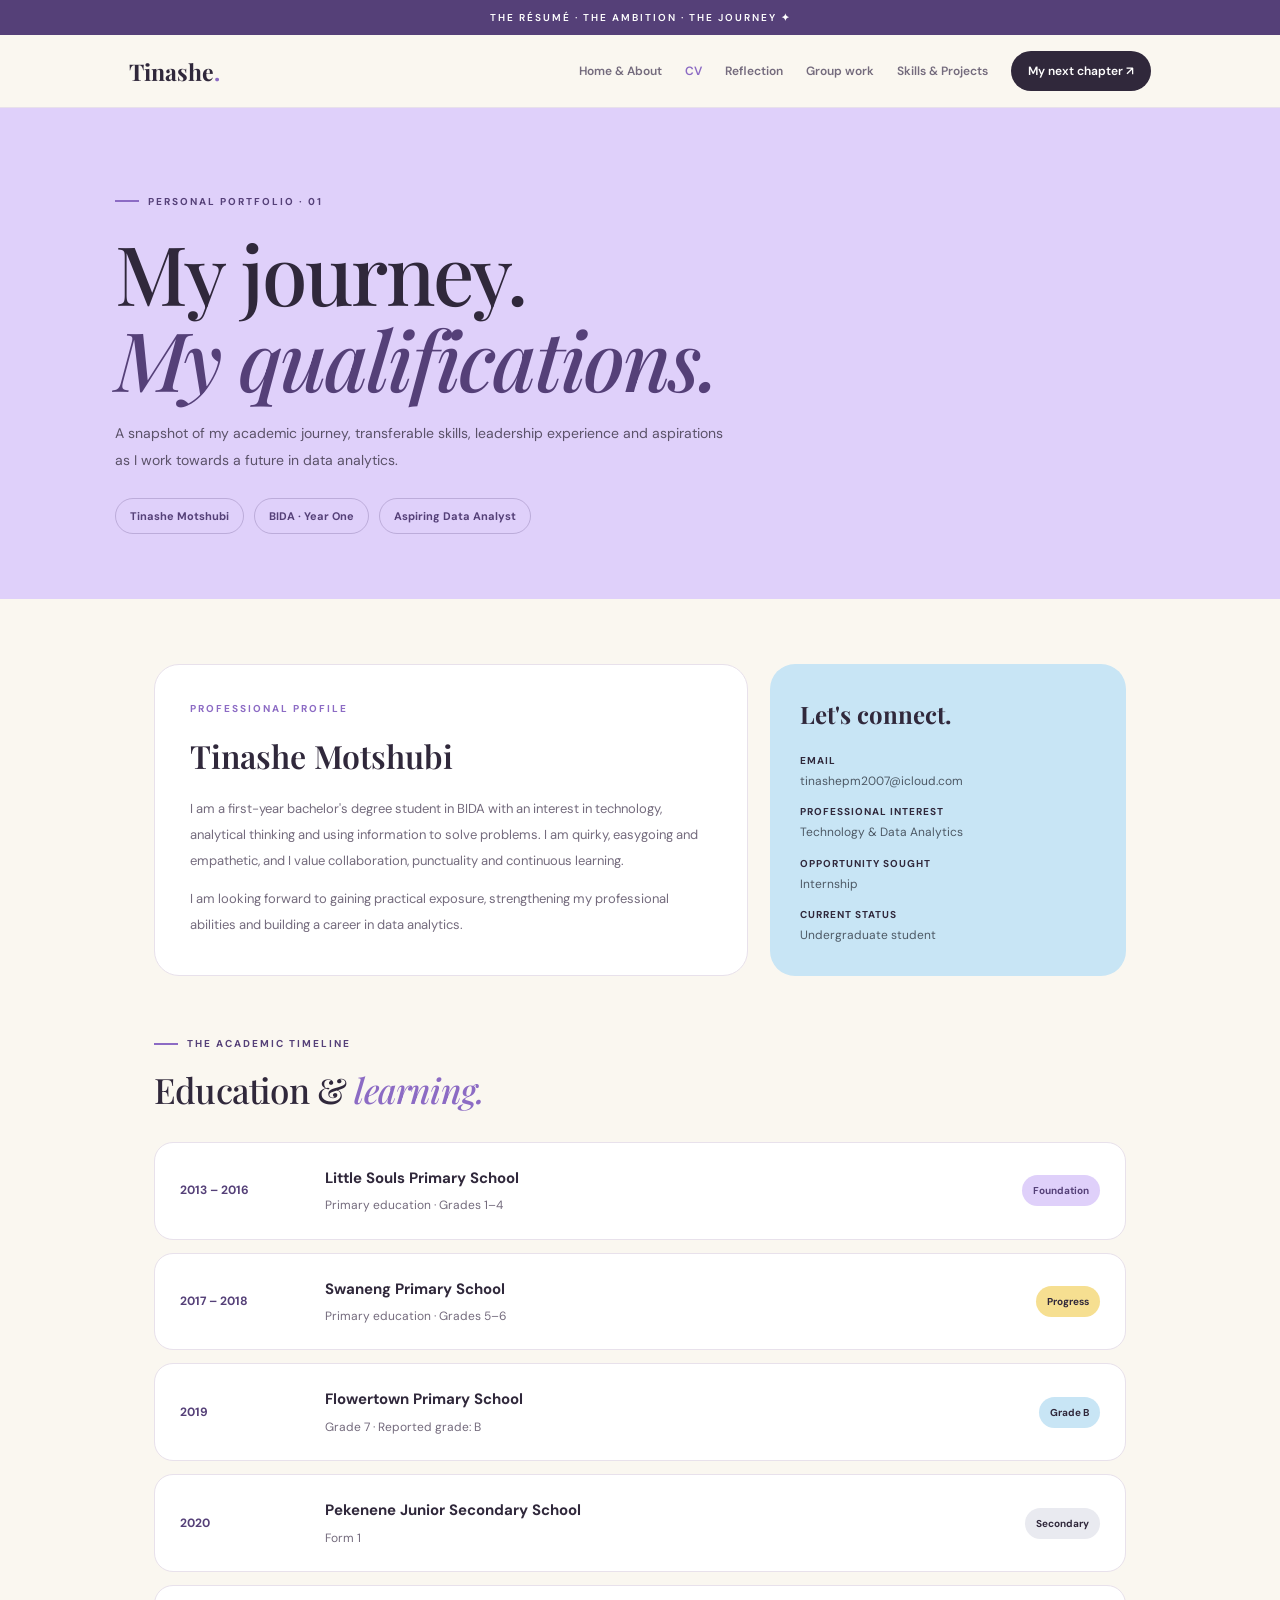
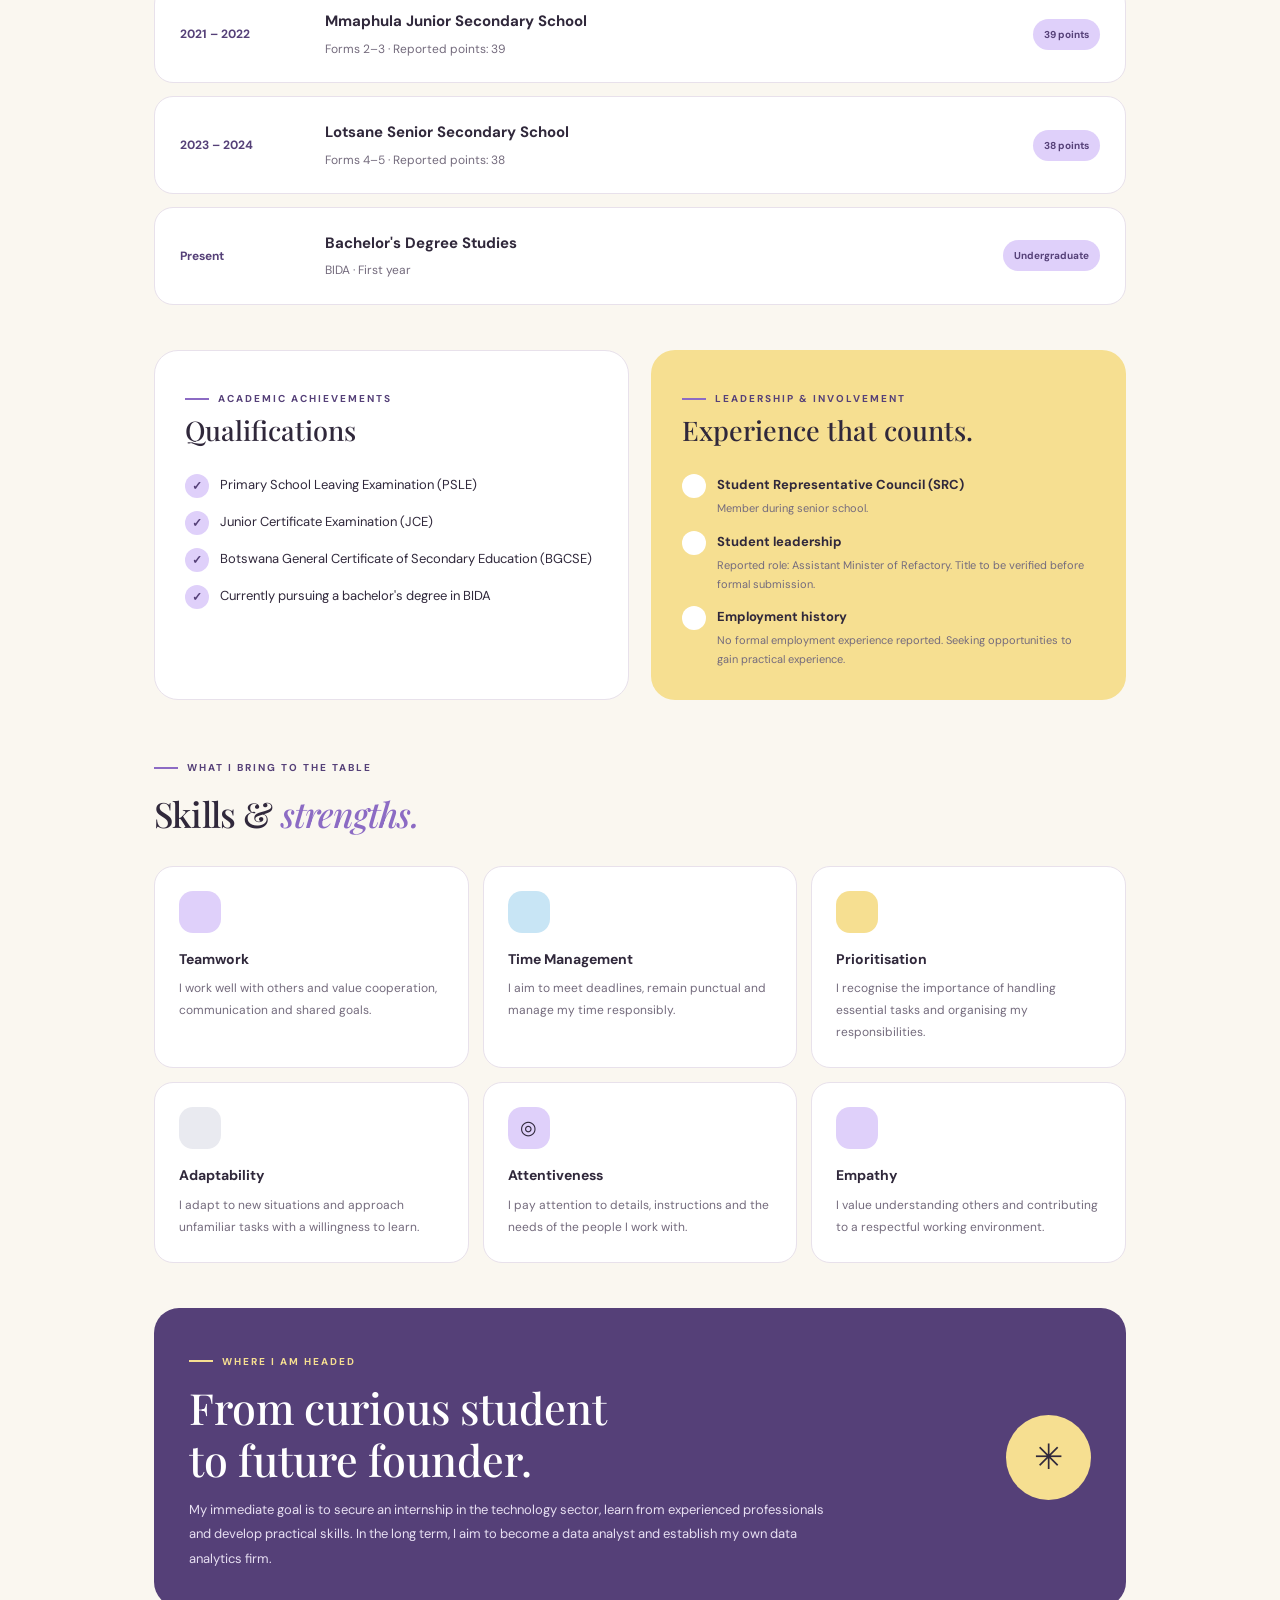
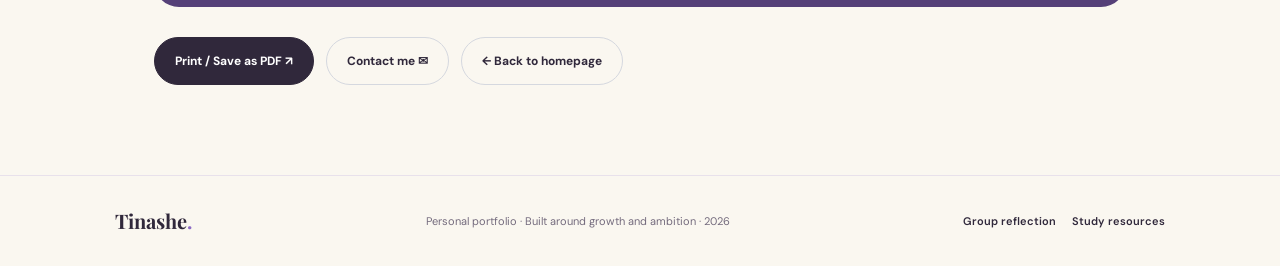
<file: cv.html>
<!DOCTYPE html>
<html lang="en">
<head>
  <meta charset="UTF-8">
  <meta name="viewport" content="width=device-width, initial-scale=1.0">
  <meta name="theme-color" content="#faf7f0">
  <meta name="description" content="The curriculum vitae of Tinashe Motshubi, a first-year BIDA student and aspiring data analyst.">
  <title>Curriculum Vitae | Tinashe Motshubi</title>

  <link rel="preconnect" href="https://fonts.googleapis.com">
  <link rel="preconnect" href="https://fonts.gstatic.com" crossorigin>
  <link href="https://fonts.googleapis.com/css2?family=DM+Sans:wght@400;500;600;700&family=Playfair+Display:ital,wght@0,500;0,600;0,700;1,500&display=swap" rel="stylesheet">

  <style>
    :root {
      --cream: #faf7f0;
      --white: #ffffff;
      --lilac: #dfd0fa;
      --purple: #8c6bc4;
      --purple-dark: #554078;
      --blue: #c8e5f5;
      --yellow: #f6df91;
      --silver: #d5d8df;
      --ink: #30283b;
      --muted: #746b7d;
      --line: #e8e1eb;
      --serif: "Playfair Display", Georgia, serif;
      --sans: "DM Sans", Arial, sans-serif;
    }

    * {
      box-sizing: border-box;
      margin: 0;
      padding: 0;
    }

    html {
      scroll-behavior: smooth;
      scroll-padding-top: 100px;
    }

    body {
      background: var(--cream);
      color: var(--ink);
      font-family: var(--sans);
      line-height: 1.7;
    }

    a {
      color: inherit;
      text-decoration: none;
    }

    .announcement {
      padding: 9px 15px;
      background: var(--purple-dark);
      color: white;
      text-align: center;
      font-size: 10px;
      font-weight: 600;
      letter-spacing: 2px;
      text-transform: uppercase;
    }

    .navbar {
      position: sticky;
      top: 0;
      z-index: 1000;
      background: rgba(250, 247, 240, .96);
      backdrop-filter: blur(14px);
      border-bottom: 1px solid var(--line);
    }

    .nav-inner {
      max-width: 1150px;
      margin: auto;
      padding: 16px 5%;
      display: flex;
      justify-content: space-between;
      align-items: center;
      gap: 20px;
    }

    .brand {
      font-family: var(--serif);
      font-size: 23px;
      font-weight: 700;
      white-space: nowrap;
    }

    .brand span {
      color: var(--purple);
    }

    .nav-links {
      display: flex;
      align-items: center;
      gap: 23px;
    }

    .nav-links a {
      font-size: 12px;
      font-weight: 600;
      color: var(--muted);
      transition: color .2s;
    }

    .nav-links a:hover,
    .nav-links a.active {
      color: var(--purple);
    }

    .nav-links .nav-cta {
      padding: 10px 17px;
      border-radius: 30px;
      background: var(--ink);
      color: white;
    }

    .nav-links .nav-cta:hover {
      background: var(--purple);
    }

    .menu-toggle {
      display: none;
      width: 42px;
      height: 42px;
      border: 1px solid var(--line);
      border-radius: 50%;
      background: white;
      color: var(--ink);
      font-size: 20px;
      cursor: pointer;
    }

    .page-hero {
      padding: 75px 5% 65px;
      background: var(--lilac);
    }

    .page-hero-inner {
      max-width: 1050px;
      margin: auto;
    }

    .eyebrow {
      display: inline-flex;
      align-items: center;
      gap: 9px;
      color: var(--purple-dark);
      font-size: 10px;
      font-weight: 700;
      letter-spacing: 2px;
      text-transform: uppercase;
    }

    .eyebrow::before {
      content: "";
      width: 24px;
      height: 2px;
      background: var(--purple);
    }

    .page-hero h1 {
      max-width: 850px;
      margin: 18px 0;
      font-family: var(--serif);
      font-size: clamp(45px, 8vw, 82px);
      font-weight: 500;
      line-height: 1.06;
      letter-spacing: -2px;
    }

    .page-hero h1 em {
      color: var(--purple-dark);
    }

    .page-hero p {
      max-width: 620px;
      color: #5b5269;
      font-size: 14px;
      line-height: 1.9;
    }

    .hero-meta {
      display: flex;
      flex-wrap: wrap;
      gap: 10px;
      margin-top: 24px;
    }

    .pill {
      padding: 8px 14px;
      border: 1px solid rgba(85,64,120,.25);
      border-radius: 30px;
      color: var(--purple-dark);
      font-size: 11px;
      font-weight: 700;
    }

    .container {
      max-width: 1100px;
      margin: auto;
      padding: 65px 5% 90px;
    }

    .cv-top {
      display: grid;
      grid-template-columns: 1.25fr .75fr;
      gap: 22px;
      margin-bottom: 25px;
    }

    .profile-card {
      padding: 35px;
      border: 1px solid var(--line);
      border-radius: 25px;
      background: white;
    }

    .profile-card h2 {
      margin-bottom: 12px;
      font-family: var(--serif);
      font-size: 32px;
      font-weight: 600;
    }

    .profile-card p {
      color: var(--muted);
      font-size: 13px;
      line-height: 2;
    }

    .profile-card .mini-label {
      display: block;
      margin-bottom: 12px;
      color: var(--purple);
      font-size: 10px;
      font-weight: 700;
      letter-spacing: 2px;
      text-transform: uppercase;
    }

    .contact-card {
      padding: 30px;
      border-radius: 25px;
      background: var(--blue);
    }

    .contact-card h3 {
      margin-bottom: 17px;
      font-family: var(--serif);
      font-size: 24px;
    }

    .contact-line {
      overflow-wrap: anywhere;
      margin-top: 12px;
      color: #4d5965;
      font-size: 12px;
    }

    .contact-line strong {
      display: block;
      margin-bottom: 2px;
      color: var(--ink);
      font-size: 10px;
      letter-spacing: 1px;
      text-transform: uppercase;
    }

    .section-heading {
      margin: 50px 0 22px;
    }

    .section-heading .eyebrow {
      margin-bottom: 8px;
    }

    .section-heading h2 {
      font-family: var(--serif);
      font-size: 35px;
      font-weight: 500;
      letter-spacing: -.8px;
    }

    .section-heading h2 em {
      color: var(--purple);
    }

    .education-list {
      display: grid;
      gap: 13px;
    }

    .education-item {
      display: grid;
      grid-template-columns: 125px 1fr auto;
      align-items: center;
      gap: 20px;
      padding: 23px 25px;
      border: 1px solid var(--line);
      border-radius: 19px;
      background: white;
      transition: transform .2s, box-shadow .2s;
    }

    .education-item:hover {
      transform: translateY(-3px);
      box-shadow: 0 10px 25px rgba(48,40,59,.05);
    }

    .education-year {
      color: var(--purple-dark);
      font-size: 12px;
      font-weight: 700;
    }

    .education-item h3 {
      margin-bottom: 4px;
      font-size: 15px;
      font-weight: 700;
    }

    .education-item p {
      color: var(--muted);
      font-size: 12px;
    }

    .education-badge {
      padding: 7px 11px;
      border-radius: 30px;
      background: var(--lilac);
      color: var(--purple-dark);
      font-size: 10px;
      font-weight: 700;
      white-space: nowrap;
    }

    .education-item:nth-child(2) .education-badge {
      background: var(--yellow);
      color: var(--ink);
    }

    .education-item:nth-child(3) .education-badge {
      background: var(--blue);
      color: var(--ink);
    }

    .education-item:nth-child(4) .education-badge {
      background: #e9eaf0;
      color: var(--ink);
    }

    .two-column {
      display: grid;
      grid-template-columns: 1fr 1fr;
      gap: 22px;
      margin-top: 45px;
    }

    .info-panel {
      padding: 30px;
      border: 1px solid var(--line);
      border-radius: 24px;
      background: white;
    }

    .info-panel.soft {
      background: var(--yellow);
      border-color: transparent;
    }

    .info-panel h3 {
      margin-bottom: 20px;
      font-family: var(--serif);
      font-size: 27px;
      font-weight: 500;
    }

    .qualification-list,
    .experience-list {
      display: grid;
      gap: 13px;
      list-style: none;
    }

    .qualification-list li,
    .experience-list li {
      display: flex;
      align-items: flex-start;
      gap: 11px;
      font-size: 13px;
    }

    .check {
      display: grid;
      place-items: center;
      flex-shrink: 0;
      width: 24px;
      height: 24px;
      border-radius: 50%;
      background: var(--lilac);
      color: var(--purple-dark);
      font-size: 12px;
      font-weight: 700;
    }

    .info-panel.soft .check {
      background: white;
    }

    .experience-list strong {
      display: block;
      margin-bottom: 3px;
    }

    .experience-list small {
      display: block;
      color: var(--muted);
      font-size: 11px;
      line-height: 1.7;
    }

    .skills-grid {
      display: grid;
      grid-template-columns: repeat(3, 1fr);
      gap: 14px;
    }

    .skill-card {
      padding: 24px;
      border: 1px solid var(--line);
      border-radius: 19px;
      background: white;
    }

    .skill-card .skill-symbol {
      display: grid;
      place-items: center;
      width: 42px;
      height: 42px;
      margin-bottom: 15px;
      border-radius: 14px;
      background: var(--lilac);
      font-size: 19px;
    }

    .skill-card:nth-child(2) .skill-symbol {
      background: var(--blue);
    }

    .skill-card:nth-child(3) .skill-symbol {
      background: var(--yellow);
    }

    .skill-card:nth-child(4) .skill-symbol {
      background: #e9eaf0;
    }

    .skill-card h3 {
      margin-bottom: 7px;
      font-size: 14px;
    }

    .skill-card p {
      color: var(--muted);
      font-size: 12px;
      line-height: 1.8;
    }

    .career-card {
      display: grid;
      grid-template-columns: 1fr auto;
      align-items: center;
      gap: 25px;
      margin-top: 45px;
      padding: 35px;
      border-radius: 25px;
      background: var(--purple-dark);
      color: white;
    }

    .career-card .eyebrow {
      color: var(--yellow);
    }

    .career-card .eyebrow::before {
      background: var(--yellow);
    }

    .career-card h2 {
      margin: 12px 0;
      font-family: var(--serif);
      font-size: clamp(29px, 4vw, 43px);
      font-weight: 500;
      line-height: 1.2;
    }

    .career-card p {
      max-width: 650px;
      color: #e7dff2;
      font-size: 13px;
      line-height: 1.9;
    }

    .career-icon {
      display: grid;
      place-items: center;
      width: 85px;
      height: 85px;
      border-radius: 50%;
      background: var(--yellow);
      color: var(--ink);
      font-size: 35px;
    }

    .cv-actions {
      display: flex;
      flex-wrap: wrap;
      gap: 12px;
      margin-top: 30px;
    }

    .button {
      display: inline-flex;
      align-items: center;
      justify-content: center;
      gap: 8px;
      padding: 13px 20px;
      border: 1px solid var(--ink);
      border-radius: 30px;
      background: var(--ink);
      color: white;
      font-family: var(--sans);
      font-size: 12px;
      font-weight: 700;
      cursor: pointer;
      transition: background .2s, transform .2s;
    }

    .button:hover {
      background: var(--purple);
      border-color: var(--purple);
      transform: translateY(-2px);
    }

    .button-outline {
      background: transparent;
      color: var(--ink);
      border-color: var(--silver);
    }

    .button-outline:hover {
      background: white;
      color: var(--ink);
      border-color: var(--silver);
    }

    footer {
      padding: 28px 5%;
      border-top: 1px solid var(--line);
    }

    .footer-inner {
      max-width: 1050px;
      margin: auto;
      display: flex;
      align-items: center;
      justify-content: space-between;
      gap: 18px;
    }

    .footer-brand {
      font-family: var(--serif);
      font-size: 20px;
      font-weight: 700;
    }

    .footer-brand span {
      color: var(--purple);
    }

    .footer-inner p {
      color: var(--muted);
      font-size: 11px;
    }

    .footer-links {
      display: flex;
      gap: 16px;
      font-size: 11px;
      font-weight: 600;
    }

    .footer-links a:hover {
      color: var(--purple);
    }

    @media print {
      body {
        background: white;
        color: #222;
        font-size: 10pt;
      }

      .announcement,
      .navbar,
      .cv-actions,
      footer {
        display: none !important;
      }

      .page-hero {
        padding: 25px 0;
        background: white;
      }

      .page-hero h1 {
        font-size: 34pt;
      }

      .container {
        max-width: 100%;
        padding: 20px 0;
      }

      .profile-card,
      .contact-card,
      .info-panel,
      .skill-card,
      .education-item,
      .career-card {
        break-inside: avoid;
        box-shadow: none;
      }

      .career-card {
        background: #eee;
        color: #222;
      }

      .career-card p {
        color: #444;
      }

      .section-heading {
        margin-top: 25px;
      }

      .education-item {
        padding: 12px;
      }

      a {
        text-decoration: none;
      }
    }

    @media (max-width: 850px) {
      .nav-links {
        gap: 12px;
      }

      .nav-links a {
        font-size: 11px;
      }

      .skills-grid {
        grid-template-columns: repeat(2, 1fr);
      }
    }

    @media (max-width: 700px) {
      .nav-inner {
        padding: 13px 5%;
      }

      .menu-toggle {
        display: block;
      }

      .nav-links {
        display: none;
        position: absolute;
        top: 100%;
        left: 0;
        right: 0;
        padding: 15px 5% 22px;
        flex-direction: column;
        align-items: stretch;
        gap: 0;
        background: var(--cream);
        border-bottom: 1px solid var(--line);
      }

      .nav-links.open {
        display: flex;
      }

      .nav-links a {
        padding: 12px 0;
        font-size: 13px;
      }

      .nav-links .nav-cta {
        margin-top: 8px;
        padding: 12px;
        text-align: center;
      }

      .page-hero {
        padding: 55px 5%;
      }

      .container {
        padding-top: 40px;
        padding-bottom: 60px;
      }

      .cv-top,
      .two-column {
        grid-template-columns: 1fr;
      }

      .education-item {
        grid-template-columns: 1fr auto;
        gap: 8px 14px;
        padding: 19px;
      }

      .education-year {
        grid-column: 1 / -1;
      }

      .education-badge {
        grid-column: 2;
        grid-row: 2;
      }

      .education-item > div:nth-child(2) {
        grid-column: 1;
        grid-row: 2;
      }

      .career-card {
        grid-template-columns: 1fr;
      }

      .career-icon {
        width: 65px;
        height: 65px;
        font-size: 28px;
      }

      .footer-inner {
        flex-wrap: wrap;
      }
    }

    @media (max-width: 420px) {
      .skills-grid {
        grid-template-columns: 1fr;
      }

      .profile-card,
      .contact-card,
      .info-panel,
      .career-card {
        padding: 24px;
      }

      .footer-links {
        flex-wrap: wrap;
      }
    }
  </style>
</head>

<body>

  <div class="announcement">
    The résumé · The ambition · The journey ✦
  </div>

  <header class="navbar">
    <nav class="nav-inner" aria-label="Main navigation">
      <a class="brand" href="index.html">Tinashe<span>.</span></a>

      <button
        class="menu-toggle"
        id="menuToggle"
        aria-label="Open navigation menu"
        aria-expanded="false"
        aria-controls="navLinks"
      >☰</button>

      <div class="nav-links" id="navLinks">
        <a href="index.html">Home & About</a>
        <a href="cv.html" class="active">CV</a>
        <a href="individual-reflection.html">Reflection</a>
        <a href="group-reflection.html">Group work</a>
        <a href="skills-projects.html">Skills & Projects</a>
        <a href="application-letter.html" class="nav-cta">My next chapter ↗</a>
      </div>
    </nav>
  </header>

  <main>
    <section class="page-hero">
      <div class="page-hero-inner">
        <span class="eyebrow">Personal portfolio · 01</span>
        <h1>My journey.<br><em>My qualifications.</em></h1>
        <p>
          A snapshot of my academic journey, transferable skills, leadership
          experience and aspirations as I work towards a future in data analytics.
        </p>

        <div class="hero-meta">
          <span class="pill">Tinashe Motshubi</span>
          <span class="pill">BIDA · Year One</span>
          <span class="pill">Aspiring Data Analyst</span>
        </div>
      </div>
    </section>

    <div class="container">

      <!-- PROFILE AND CONTACT -->
      <section class="cv-top">
        <article class="profile-card">
          <span class="mini-label">Professional profile</span>
          <h2>Tinashe Motshubi</h2>
          <p>
            I am a first-year bachelor's degree student in BIDA with an interest
            in technology, analytical thinking and using information to solve
            problems. I am quirky, easygoing and empathetic, and I value
            collaboration, punctuality and continuous learning.
          </p>
          <p style="margin-top: 12px;">
            I am looking forward to gaining practical exposure, strengthening
            my professional abilities and building a career in data analytics.
          </p>
        </article>

        <aside class="contact-card">
          <h3>Let's connect.</h3>

          <div class="contact-line">
            <strong>Email</strong>
            <a href="mailto:tinashepm2007@icloud.com">tinashepm2007@icloud.com</a>
          </div>

          <div class="contact-line">
            <strong>Professional interest</strong>
            Technology & Data Analytics
          </div>

          <div class="contact-line">
            <strong>Opportunity sought</strong>
            Internship
          </div>

          <div class="contact-line">
            <strong>Current status</strong>
            Undergraduate student
          </div>
        </aside>
      </section>

      <!-- EDUCATION -->
      <section id="education">
        <div class="section-heading">
          <span class="eyebrow">The academic timeline</span>
          <h2>Education & <em>learning.</em></h2>
        </div>

        <div class="education-list">

          <article class="education-item">
            <div class="education-year">2013 – 2016</div>
            <div>
              <h3>Little Souls Primary School</h3>
              <p>Primary education · Grades 1–4</p>
            </div>
            <span class="education-badge">Foundation</span>
          </article>

          <article class="education-item">
            <div class="education-year">2017 – 2018</div>
            <div>
              <h3>Swaneng Primary School</h3>
              <p>Primary education · Grades 5–6</p>
            </div>
            <span class="education-badge">Progress</span>
          </article>

          <article class="education-item">
            <div class="education-year">2019</div>
            <div>
              <h3>Flowertown Primary School</h3>
              <p>Grade 7 · Reported grade: B</p>
            </div>
            <span class="education-badge">Grade B</span>
          </article>

          <article class="education-item">
            <div class="education-year">2020</div>
            <div>
              <h3>Pekenene Junior Secondary School</h3>
              <p>Form 1</p>
            </div>
            <span class="education-badge">Secondary</span>
          </article>

          <article class="education-item">
            <div class="education-year">2021 – 2022</div>
            <div>
              <h3>Mmaphula Junior Secondary School</h3>
              <p>Forms 2–3 · Reported points: 39</p>
            </div>
            <span class="education-badge">39 points</span>
          </article>

          <article class="education-item">
            <div class="education-year">2023 – 2024</div>
            <div>
              <h3>Lotsane Senior Secondary School</h3>
              <p>Forms 4–5 · Reported points: 38</p>
            </div>
            <span class="education-badge">38 points</span>
          </article>

          <article class="education-item">
            <div class="education-year">Present</div>
            <div>
              <h3>Bachelor's Degree Studies</h3>
              <p>BIDA · First year</p>
            </div>
            <span class="education-badge">Undergraduate</span>
          </article>

        </div>
      </section>

      <!-- QUALIFICATIONS AND EXPERIENCE -->
      <section class="two-column">

        <article class="info-panel">
          <span class="eyebrow">Academic achievements</span>
          <h3>Qualifications</h3>

          <ul class="qualification-list">
            <li><span class="check">✓</span><span>Primary School Leaving Examination (PSLE)</span></li>
            <li><span class="check">✓</span><span>Junior Certificate Examination (JCE)</span></li>
            <li><span class="check">✓</span><span>Botswana General Certificate of Secondary Education (BGCSE)</span></li>
            <li><span class="check">✓</span><span>Currently pursuing a bachelor's degree in BIDA</span></li>
          </ul>
        </article>

        <article class="info-panel soft">
          <span class="eyebrow">Leadership & involvement</span>
          <h3>Experience that counts.</h3>

          <ul class="experience-list">
            <li>
              <span class="check"></span>
              <div>
                <strong>Student Representative Council (SRC)</strong>
                <small>Member during senior school.</small>
              </div>
            </li>
            <li>
              <span class="check"></span>
              <div>
                <strong>Student leadership</strong>
                <small>Reported role: Assistant Minister of Refactory. Title to be verified before formal submission.</small>
              </div>
            </li>
            <li>
              <span class="check"></span>
              <div>
                <strong>Employment history</strong>
                <small>No formal employment experience reported. Seeking opportunities to gain practical experience.</small>
              </div>
            </li>
          </ul>
        </article>

      </section>

      <!-- SKILLS -->
      <section id="skills">
        <div class="section-heading">
          <span class="eyebrow">What I bring to the table</span>
          <h2>Skills & <em>strengths.</em></h2>
        </div>

        <div class="skills-grid">

          <article class="skill-card">
            <div class="skill-symbol"></div>
            <h3>Teamwork</h3>
            <p>I work well with others and value cooperation, communication and shared goals.</p>
          </article>

          <article class="skill-card">
            <div class="skill-symbol"></div>
            <h3>Time Management</h3>
            <p>I aim to meet deadlines, remain punctual and manage my time responsibly.</p>
          </article>

          <article class="skill-card">
            <div class="skill-symbol"></div>
            <h3>Prioritisation</h3>
            <p>I recognise the importance of handling essential tasks and organising my responsibilities.</p>
          </article>

          <article class="skill-card">
            <div class="skill-symbol"></div>
            <h3>Adaptability</h3>
            <p>I adapt to new situations and approach unfamiliar tasks with a willingness to learn.</p>
          </article>

          <article class="skill-card">
            <div class="skill-symbol">◎</div>
            <h3>Attentiveness</h3>
            <p>I pay attention to details, instructions and the needs of the people I work with.</p>
          </article>

          <article class="skill-card">
            <div class="skill-symbol"></div>
            <h3>Empathy</h3>
            <p>I value understanding others and contributing to a respectful working environment.</p>
          </article>

        </div>
      </section>

      <!-- CAREER OBJECTIVE -->
      <section class="career-card">
        <div>
          <span class="eyebrow">Where I am headed</span>
          <h2>From curious student<br>to future founder.</h2>
          <p>
            My immediate goal is to secure an internship in the technology
            sector, learn from experienced professionals and develop practical
            skills. In the long term, I aim to become a data analyst and
            establish my own data analytics firm.
          </p>
        </div>
        <div class="career-icon" aria-hidden="true">✳</div>
      </section>

      <!-- ACTIONS -->
      <div class="cv-actions">
        <button class="button" onclick="window.print()">Print / Save as PDF ↗</button>
        <a href="mailto:tinashepm2007@icloud.com" class="button button-outline">Contact me ✉</a>
        <a href="index.html" class="button button-outline">← Back to homepage</a>
      </div>

    </div>
  </main>

  <footer>
    <div class="footer-inner">
      <a class="footer-brand" href="index.html">Tinashe<span>.</span></a>
      <p>Personal portfolio · Built around growth and ambition · <span id="year"></span></p>
      <div class="footer-links">
        <a href="group-reflection.html">Group reflection</a>
        <a href="study-resources.html">Study resources</a>
      </div>
    </div>
  </footer>

  <script>
    const menuToggle = document.getElementById("menuToggle");
    const navLinks = document.getElementById("navLinks");

    menuToggle.addEventListener("click", function () {
      const isOpen = navLinks.classList.toggle("open");
      menuToggle.setAttribute("aria-expanded", String(isOpen));
      menuToggle.setAttribute(
        "aria-label",
        isOpen ? "Close navigation menu" : "Open navigation menu"
      );
      menuToggle.textContent = isOpen ? "×" : "☰";
    });

    navLinks.querySelectorAll("a").forEach(function (link) {
      link.addEventListener("click", function () {
        navLinks.classList.remove("open");
        menuToggle.setAttribute("aria-expanded", "false");
        menuToggle.setAttribute("aria-label", "Open navigation menu");
        menuToggle.textContent = "☰";
      });
    });

    document.getElementById("year").textContent = new Date().getFullYear();
  </script>

</body>
</html>
</file>
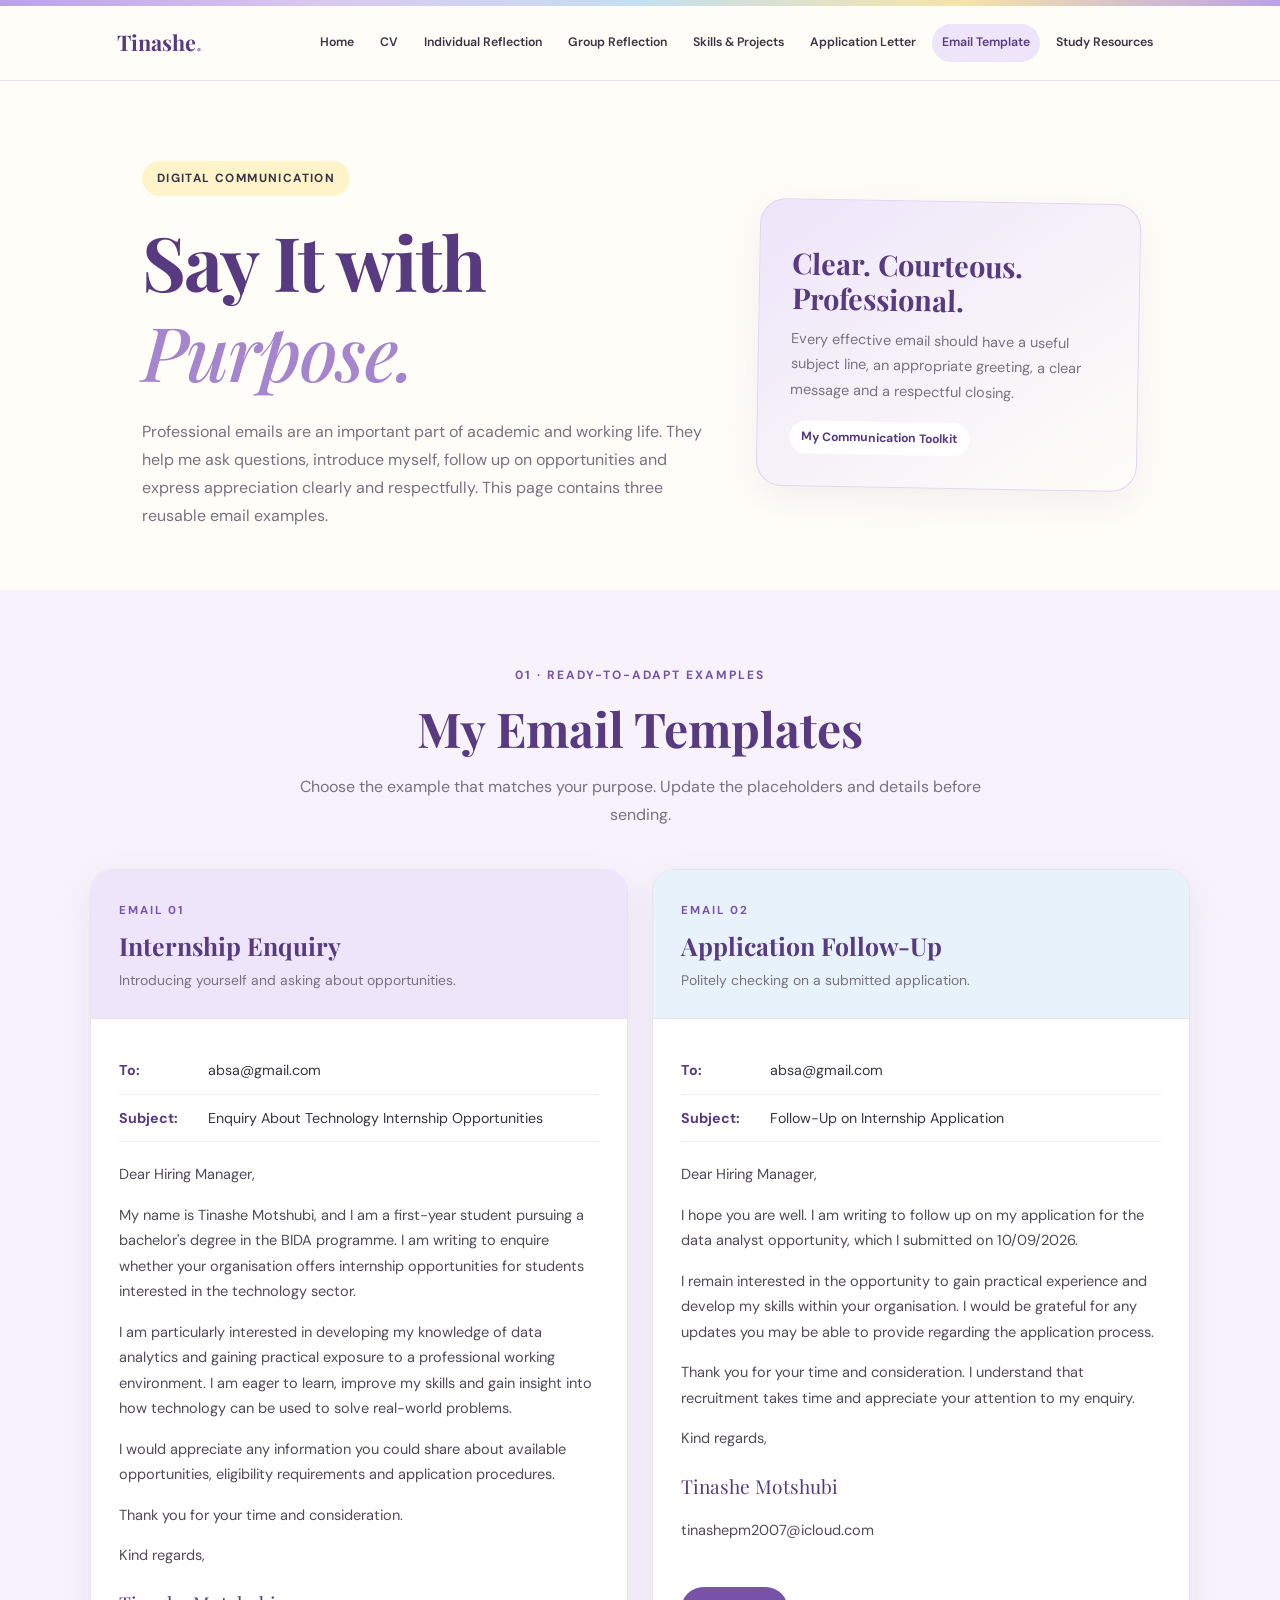
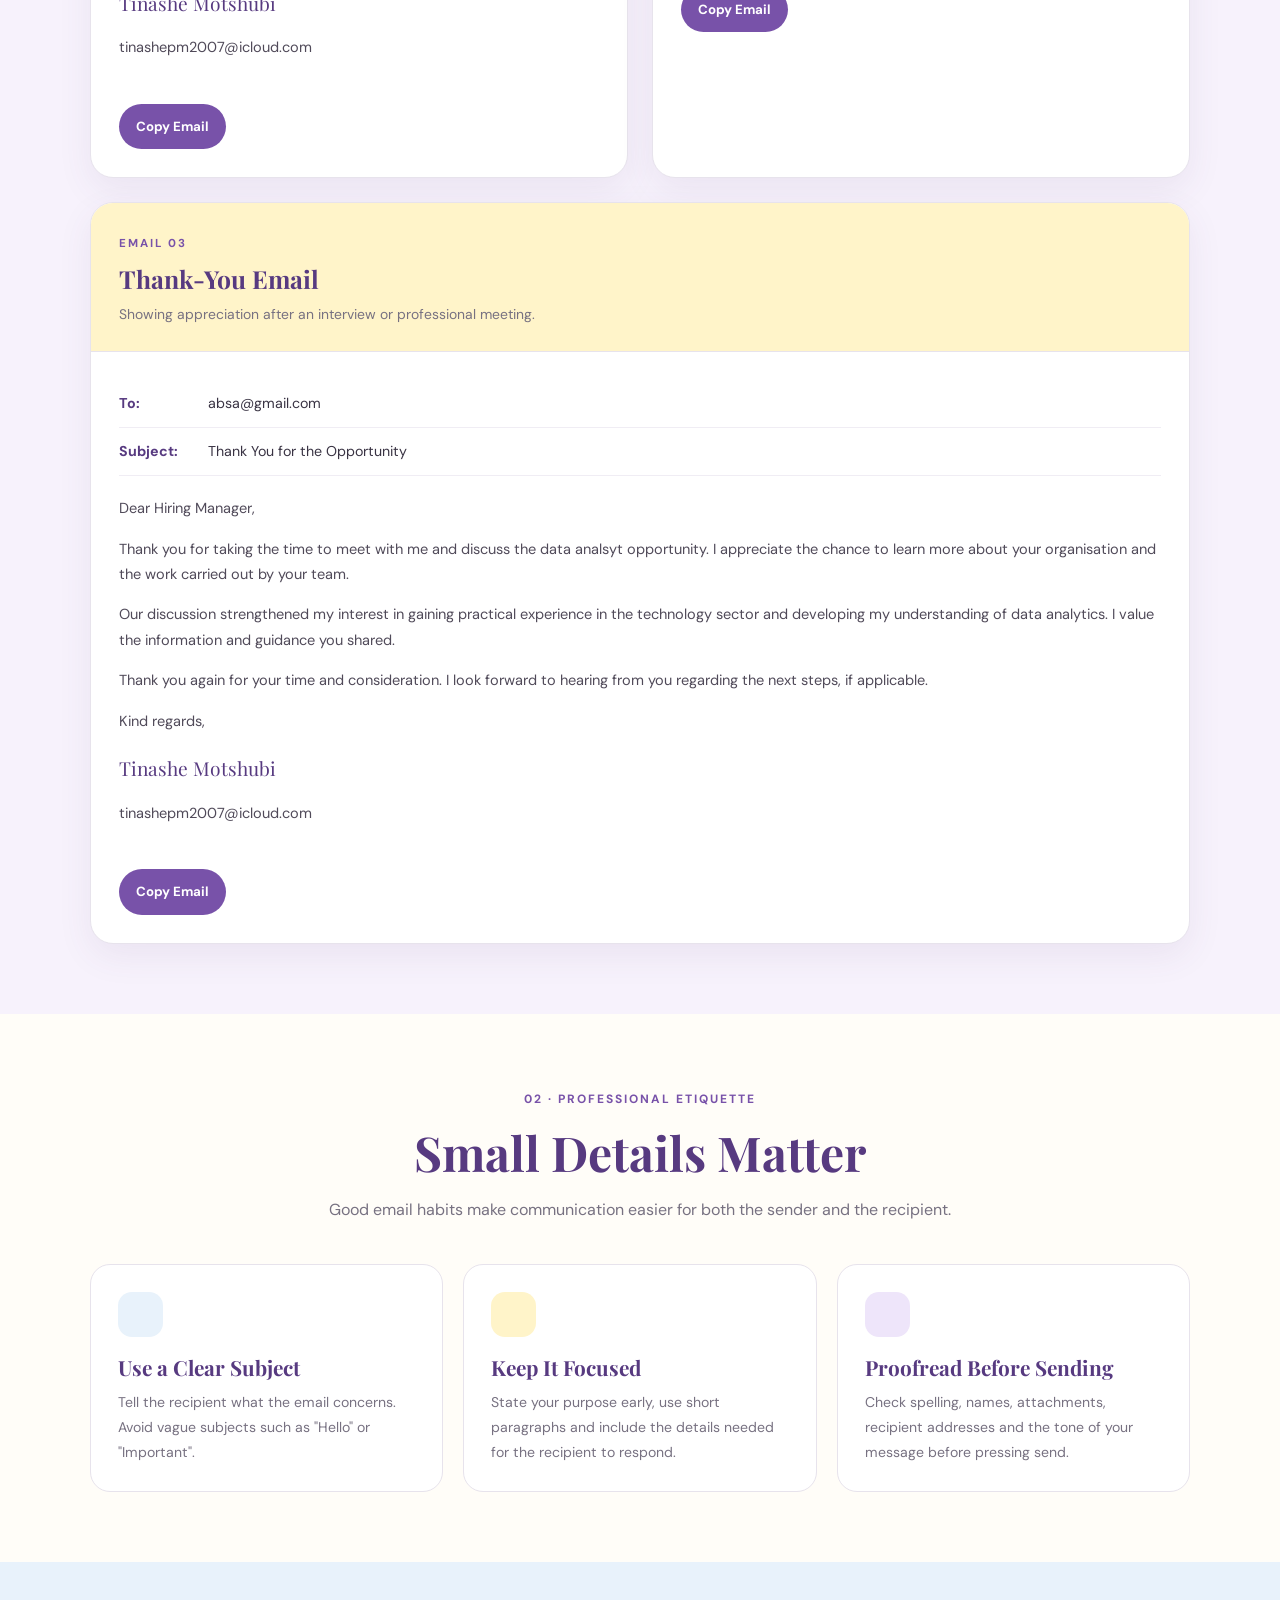
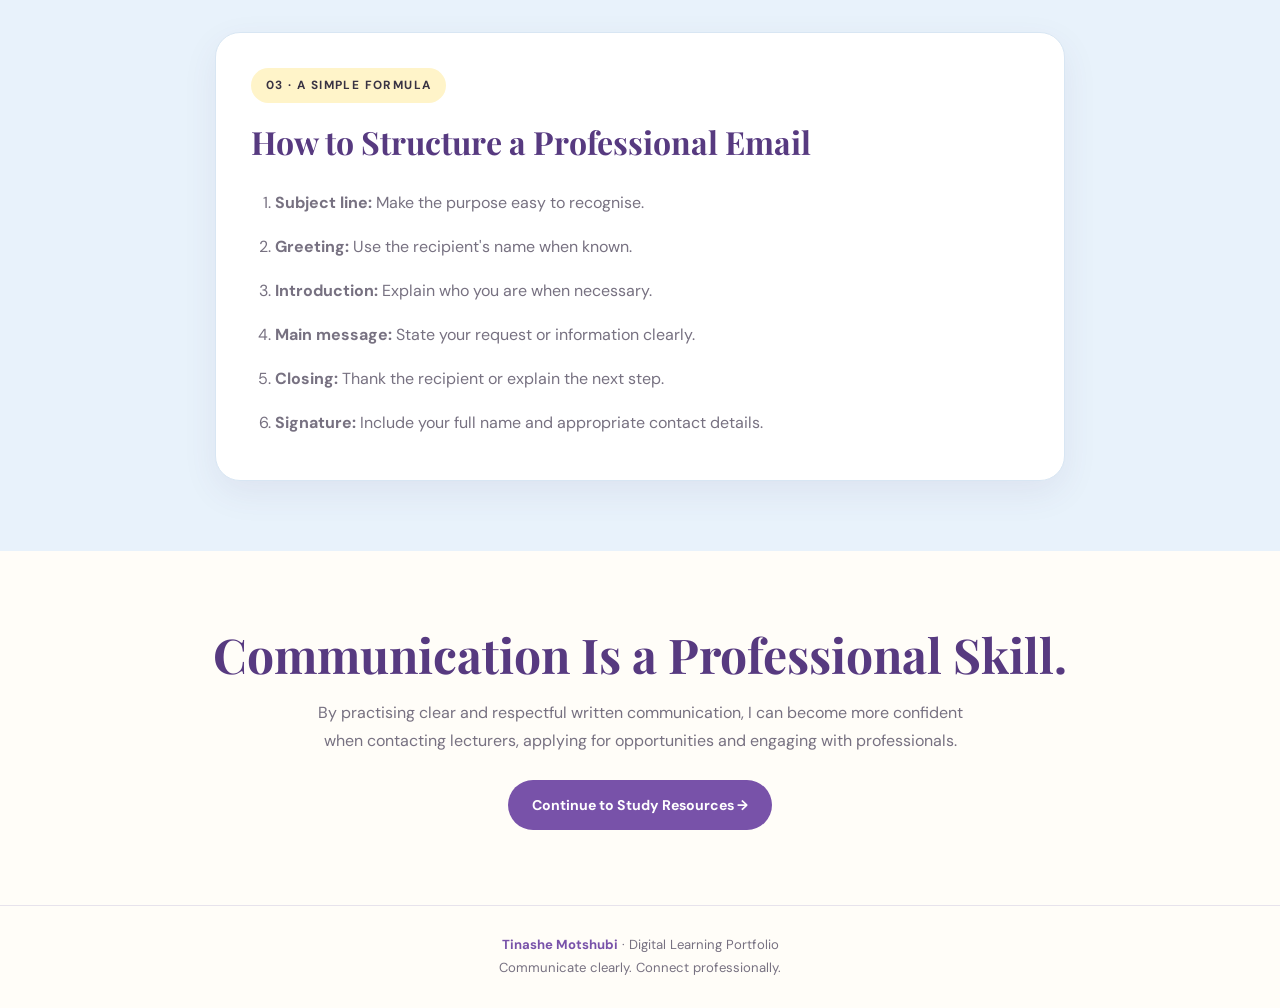
<file: email-template.html>
<!DOCTYPE html>
<html lang="en">
<head>
  <meta charset="UTF-8">
  <meta name="viewport" content="width=device-width, initial-scale=1.0">
  <meta name="description" content="Professional email templates for Tinashe Motshubi's academic and internship communication.">
  <title>Email Templates | Tinashe Motshubi</title>

  <link rel="preconnect" href="https://fonts.googleapis.com">
  <link rel="preconnect" href="https://fonts.gstatic.com" crossorigin>
  <link href="https://fonts.googleapis.com/css2?family=DM+Sans:wght@400;500;600;700&family=Playfair+Display:wght@500;600;700&display=swap" rel="stylesheet">

  <style>
    :root {
      --cream: #fffdf8;
      --white: #ffffff;
      --purple: #7852a9;
      --purple-dark: #573a80;
      --lilac: #eee5fa;
      --blue: #e8f2fb;
      --yellow: #fff4c9;
      --silver: #e7e3ec;
      --text: #393343;
      --muted: #777181;
      --shadow: 0 12px 35px rgba(84, 61, 112, 0.08);
    }

    * {
      margin: 0;
      padding: 0;
      box-sizing: border-box;
    }

    html {
      scroll-behavior: smooth;
    }

    body {
      font-family: "DM Sans", sans-serif;
      background: var(--cream);
      color: var(--text);
      line-height: 1.75;
    }

    a {
      color: inherit;
      text-decoration: none;
    }

    .top-strip {
      height: 6px;
      background: linear-gradient(
        90deg,
        #bca1e6,
        #d9c8f0,
        #c6dfef,
        #f5e4a9,
        #bca1e6
      );
    }

    header {
      position: sticky;
      top: 0;
      z-index: 100;
      background: rgba(255, 253, 248, 0.97);
      border-bottom: 1px solid var(--silver);
    }

    .nav-container {
      max-width: 1200px;
      margin: auto;
      padding: 18px 6%;
      display: flex;
      justify-content: space-between;
      align-items: center;
      gap: 24px;
    }

    .brand {
      font-family: "Playfair Display", serif;
      font-size: 1.35rem;
      font-weight: 700;
      color: var(--purple-dark);
      white-space: nowrap;
    }

    .brand span {
      color: #ad8bd5;
    }

    .menu-toggle {
      display: none;
      padding: 8px 12px;
      background: white;
      border: 1px solid var(--silver);
      border-radius: 10px;
      font: inherit;
      color: var(--purple-dark);
      cursor: pointer;
    }

    nav {
      display: flex;
      flex-wrap: wrap;
      justify-content: flex-end;
      gap: 6px;
    }

    nav a {
      padding: 8px 10px;
      border-radius: 30px;
      font-size: 0.77rem;
      font-weight: 600;
      transition: 0.25s;
    }

    nav a:hover,
    nav a.active {
      background: var(--lilac);
      color: var(--purple-dark);
    }

    .hero {
      max-width: 1150px;
      margin: auto;
      padding: 80px 6% 60px;
      display: grid;
      grid-template-columns: 1.2fr 0.8fr;
      align-items: center;
      gap: 45px;
    }

    .eyebrow {
      display: inline-block;
      background: var(--yellow);
      padding: 7px 15px;
      border-radius: 30px;
      font-size: 0.74rem;
      font-weight: 700;
      letter-spacing: 1.4px;
      text-transform: uppercase;
      margin-bottom: 20px;
    }

    h1,
    h2,
    h3 {
      font-family: "Playfair Display", serif;
      line-height: 1.2;
    }

    h1 {
      font-size: clamp(2.8rem, 6vw, 4.7rem);
      color: var(--purple-dark);
      letter-spacing: -1.5px;
      margin-bottom: 22px;
    }

    h1 em {
      color: #a585ce;
      font-weight: 500;
    }

    .hero p {
      color: var(--muted);
      max-width: 650px;
    }

    .hero-card {
      padding: 32px;
      border: 1px solid #e1d4f2;
      border-radius: 26px;
      background: linear-gradient(145deg, var(--lilac), #fffdf8);
      box-shadow: var(--shadow);
      transform: rotate(1deg);
    }

    .hero-card .symbol {
      font-size: 3.2rem;
      color: var(--purple);
      margin-bottom: 14px;
    }

    .hero-card h2 {
      font-size: 1.8rem;
      color: var(--purple-dark);
      margin-bottom: 12px;
    }

    .hero-card p {
      font-size: 0.9rem;
    }

    .hero-card .mini-label {
      display: inline-block;
      margin-top: 18px;
      padding: 6px 12px;
      border-radius: 20px;
      background: white;
      color: var(--purple-dark);
      font-size: 0.76rem;
      font-weight: 700;
    }

    .section {
      padding: 70px 6%;
    }

    .section-inner {
      max-width: 1100px;
      margin: auto;
    }

    .section-heading {
      text-align: center;
      max-width: 720px;
      margin: 0 auto 40px;
    }

    .section-heading span {
      color: var(--purple);
      text-transform: uppercase;
      letter-spacing: 2px;
      font-size: 0.75rem;
      font-weight: 700;
    }

    .section-heading h2 {
      color: var(--purple-dark);
      font-size: clamp(2rem, 4vw, 3rem);
      margin: 12px 0 15px;
    }

    .section-heading p {
      color: var(--muted);
    }

    .templates-section {
      background: #f7f2fc;
    }

    .template-grid {
      display: grid;
      grid-template-columns: repeat(2, minmax(0, 1fr));
      gap: 24px;
    }

    .email-card {
      background: white;
      border: 1px solid var(--silver);
      border-radius: 23px;
      overflow: hidden;
      box-shadow: var(--shadow);
    }

    .email-card.wide {
      grid-column: 1 / -1;
    }

    .email-header {
      padding: 25px 28px;
      background: var(--lilac);
      border-bottom: 1px solid var(--silver);
    }

    .email-card:nth-child(2) .email-header {
      background: var(--blue);
    }

    .email-card:nth-child(3) .email-header {
      background: var(--yellow);
    }

    .email-number {
      color: var(--purple);
      font-size: 0.72rem;
      font-weight: 700;
      letter-spacing: 2px;
    }

    .email-header h3 {
      font-size: 1.55rem;
      color: var(--purple-dark);
      margin: 8px 0;
    }

    .email-header p {
      font-size: 0.87rem;
      color: var(--muted);
    }

    .email-content {
      padding: 28px;
    }

    .email-field {
      padding: 11px 0;
      border-bottom: 1px solid #f0edf4;
      font-size: 0.89rem;
      overflow-wrap: anywhere;
    }

    .email-field strong {
      color: var(--purple-dark);
      display: inline-block;
      min-width: 85px;
    }

    .email-body {
      padding-top: 20px;
      color: #504a59;
      font-size: 0.91rem;
    }

    .email-body p {
      margin-bottom: 15px;
    }

    .email-body .signature {
      font-family: "Playfair Display", serif;
      font-size: 1.2rem;
      color: var(--purple-dark);
      margin-top: 18px;
    }

    .email-actions {
      display: flex;
      flex-wrap: wrap;
      gap: 10px;
      padding: 0 28px 28px;
    }

    .action-button {
      display: inline-block;
      border: none;
      border-radius: 30px;
      padding: 11px 17px;
      background: var(--purple);
      color: white;
      font: inherit;
      font-size: 0.83rem;
      font-weight: 700;
      cursor: pointer;
      transition: 0.25s;
    }

    .action-button:hover {
      background: var(--purple-dark);
      transform: translateY(-2px);
    }

    .action-button.secondary {
      background: white;
      color: var(--purple-dark);
      border: 1px solid var(--silver);
    }

    .action-button.secondary:hover {
      background: var(--lilac);
    }

    .etiquette-section {
      background: var(--cream);
    }

    .etiquette-grid {
      display: grid;
      grid-template-columns: repeat(3, minmax(0, 1fr));
      gap: 20px;
    }

    .etiquette-card {
      background: white;
      border: 1px solid var(--silver);
      border-radius: 20px;
      padding: 27px;
    }

    .etiquette-card .icon {
      display: grid;
      place-items: center;
      width: 45px;
      height: 45px;
      background: var(--blue);
      border-radius: 14px;
      color: var(--purple-dark);
      font-size: 1.3rem;
      margin-bottom: 18px;
    }

    .etiquette-card:nth-child(2) .icon {
      background: var(--yellow);
    }

    .etiquette-card:nth-child(3) .icon {
      background: var(--lilac);
    }

    .etiquette-card h3 {
      color: var(--purple-dark);
      font-size: 1.3rem;
      margin-bottom: 10px;
    }

    .etiquette-card p {
      color: var(--muted);
      font-size: 0.88rem;
    }

    .quick-guide {
      background: var(--blue);
    }

    .guide-panel {
      max-width: 850px;
      margin: auto;
      padding: 35px;
      background: white;
      border: 1px solid #d8e6f3;
      border-radius: 25px;
      box-shadow: var(--shadow);
    }

    .guide-panel h2 {
      color: var(--purple-dark);
      font-size: 2rem;
      margin-bottom: 20px;
    }

    .guide-panel ol {
      padding-left: 24px;
    }

    .guide-panel li {
      padding: 8px 0;
      color: var(--muted);
    }

    .closing {
      text-align: center;
      padding: 75px 6%;
    }

    .closing h2 {
      color: var(--purple-dark);
      font-size: clamp(2rem, 4vw, 3rem);
      margin-bottom: 15px;
    }

    .closing p {
      max-width: 670px;
      margin: auto;
      color: var(--muted);
    }

    .next-link {
      display: inline-block;
      margin-top: 25px;
      background: var(--purple);
      color: white;
      padding: 13px 24px;
      border-radius: 30px;
      font-size: 0.88rem;
      font-weight: 700;
      transition: 0.25s;
    }

    .next-link:hover {
      background: var(--purple-dark);
      transform: translateY(-2px);
    }

    footer {
      border-top: 1px solid var(--silver);
      padding: 28px 6%;
      text-align: center;
      color: var(--muted);
      font-size: 0.82rem;
    }

    footer strong {
      color: var(--purple);
    }

    @media (max-width: 900px) {
      .nav-container {
        flex-wrap: wrap;
      }

      .menu-toggle {
        display: block;
      }

      nav {
        display: none;
        width: 100%;
        flex-direction: column;
        align-items: stretch;
      }

      nav.open {
        display: flex;
      }

      nav a {
        padding: 10px 13px;
      }

      .hero {
        grid-template-columns: 1fr;
      }

      .hero-card {
        max-width: 600px;
      }

      .etiquette-grid {
        grid-template-columns: 1fr;
      }
    }

    @media (max-width: 650px) {
      .section {
        padding: 55px 5%;
      }

      .template-grid {
        grid-template-columns: 1fr;
      }

      .email-card.wide {
        grid-column: auto;
      }

      .email-header,
      .email-content {
        padding: 23px;
      }

      .email-actions {
        padding: 0 23px 23px;
      }

      .guide-panel {
        padding: 25px 22px;
      }
    }

    @media print {
      header,
      .top-strip,
      .hero,
      .email-actions,
      .etiquette-section,
      .quick-guide,
      .closing,
      footer {
        display: none !important;
      }

      body {
        background: white;
      }

      .templates-section,
      .section {
        padding: 0;
        background: white;
      }

      .section-heading {
        margin-bottom: 20px;
      }

      .template-grid {
        display: block;
      }

      .email-card {
        box-shadow: none;
        border: 1px solid #ddd;
        margin-bottom: 25px;
        break-inside: avoid;
      }
    }
  </style>
</head>

<body>
  <div class="top-strip"></div>

  <header>
    <div class="nav-container">
      <a href="index.html" class="brand">Tinashe<span>.</span></a>

      <button
        class="menu-toggle"
        id="menuToggle"
        aria-label="Toggle navigation"
        aria-expanded="false"
      >
        ☰ Menu
      </button>

      <nav id="mainNav">
        <a href="index.html">Home</a>
        <a href="cv.html">CV</a>
        <a href="individual-reflection.html">Individual Reflection</a>
        <a href="group-reflection.html">Group Reflection</a>
        <a href="skills-projects.html">Skills & Projects</a>
        <a href="application-letter.html">Application Letter</a>
        <a href="email-template.html" class="active">Email Template</a>
        <a href="study-resources.html">Study Resources</a>
      </nav>
    </div>
  </header>

  <main>
    <section class="hero">
      <div>
        <span class="eyebrow">Digital Communication</span>
        <h1>Say It with <em>Purpose.</em></h1>

        <p>
          Professional emails are an important part of academic and working
          life. They help me ask questions, introduce myself, follow up on
          opportunities and express appreciation clearly and respectfully.
          This page contains three reusable email examples.
        </p>
      </div>

      <aside class="hero-card">
        <div class="symbol"></div>
        <h2>Clear. Courteous. Professional.</h2>
        <p>
          Every effective email should have a useful subject line, an
          appropriate greeting, a clear message and a respectful closing.
        </p>
        <span class="mini-label">My Communication Toolkit</span>
      </aside>
    </section>

    <section class="section templates-section">
      <div class="section-inner">
        <div class="section-heading">
          <span>01 · Ready-to-Adapt Examples</span>
          <h2>My Email Templates</h2>
          <p>
            Choose the example that matches your purpose. Update the
            placeholders and details before sending.
          </p>
        </div>

        <div class="template-grid">

          <article class="email-card">
            <div class="email-header">
              <span class="email-number">EMAIL 01</span>
              <h3>Internship Enquiry</h3>
              <p>Introducing yourself and asking about opportunities.</p>
            </div>

            <div class="email-content" id="emailOne">
              <div class="email-field">
                <strong>To:</strong> absa@gmail.com
              </div>
              <div class="email-field">
                <strong>Subject:</strong> Enquiry About Technology Internship Opportunities
              </div>

              <div class="email-body">
                <p>Dear Hiring Manager,</p>

                <p>
                  My name is Tinashe Motshubi, and I am a first-year student
                  pursuing a bachelor's degree in the BIDA programme. I am
                  writing to enquire whether your organisation offers
                  internship opportunities for students interested in the
                  technology sector.
                </p>

                <p>
                  I am particularly interested in developing my knowledge
                  of data analytics and gaining practical exposure to a
                  professional working environment. I am eager to learn,
                  improve my skills and gain insight into how technology
                  can be used to solve real-world problems.
                </p>

                <p>
                  I would appreciate any information you could share about
                  available opportunities, eligibility requirements and
                  application procedures.
                </p>

                <p>Thank you for your time and consideration.</p>

                <p>Kind regards,</p>
                <p class="signature">Tinashe Motshubi</p>
                <p>tinashepm2007@icloud.com</p>
              </div>
            </div>

            <div class="email-actions">
              <button class="action-button copy-button" data-target="emailOne">
                Copy Email
              </button>
            </div>
          </article>

          <article class="email-card">
            <div class="email-header">
              <span class="email-number">EMAIL 02</span>
              <h3>Application Follow-Up</h3>
              <p>Politely checking on a submitted application.</p>
            </div>

            <div class="email-content" id="emailTwo">
              <div class="email-field">
                <strong>To:</strong> absa@gmail.com
              </div>
              <div class="email-field">
                <strong>Subject:</strong> Follow-Up on Internship Application
              </div>

              <div class="email-body">
                <p>Dear Hiring Manager,</p>

                <p>
                  I hope you are well. I am writing to follow up on my
                  application for the data analyst opportunity,
                  which I submitted on 10/09/2026.
                </p>

                <p>
                  I remain interested in the opportunity to gain practical
                  experience and develop my skills within your organisation.
                  I would be grateful for any updates you may be able to
                  provide regarding the application process.
                </p>

                <p>
                  Thank you for your time and consideration. I understand
                  that recruitment takes time and appreciate your attention
                  to my enquiry.
                </p>

                <p>Kind regards,</p>
                <p class="signature">Tinashe Motshubi</p>
                <p>tinashepm2007@icloud.com</p>
              </div>
            </div>

            <div class="email-actions">
              <button class="action-button copy-button" data-target="emailTwo">
                Copy Email
              </button>
            </div>
          </article>

          <article class="email-card wide">
            <div class="email-header">
              <span class="email-number">EMAIL 03</span>
              <h3>Thank-You Email</h3>
              <p>Showing appreciation after an interview or professional meeting.</p>
            </div>

            <div class="email-content" id="emailThree">
              <div class="email-field">
                <strong>To:</strong> absa@gmail.com
              </div>
              <div class="email-field">
                <strong>Subject:</strong> Thank You for the Opportunity
              </div>

              <div class="email-body">
                <p>Dear Hiring Manager,</p>

                <p>
                  Thank you for taking the time to meet with me and discuss
                  the data analsyt opportunity. I appreciate the chance
                  to learn more about your organisation and the work carried
                  out by your team.
                </p>

                <p>
                  Our discussion strengthened my interest in gaining
                  practical experience in the technology sector and
                  developing my understanding of data analytics. I value
                  the information and guidance you shared.
                </p>

                <p>
                  Thank you again for your time and consideration. I look
                  forward to hearing from you regarding the next steps,
                  if applicable.
                </p>

                <p>Kind regards,</p>
                <p class="signature">Tinashe Motshubi</p>
                <p>tinashepm2007@icloud.com</p>
              </div>
            </div>

            <div class="email-actions">
              <button class="action-button copy-button" data-target="emailThree">
                Copy Email
              </button>
            </div>
          </article>

        </div>
      </div>
    </section>

    <section class="section etiquette-section">
      <div class="section-inner">
        <div class="section-heading">
          <span>02 · Professional Etiquette</span>
          <h2>Small Details Matter</h2>
          <p>
            Good email habits make communication easier for both the sender
            and the recipient.
          </p>
        </div>

        <div class="etiquette-grid">
          <article class="etiquette-card">
            <div class="icon"></div>
            <h3>Use a Clear Subject</h3>
            <p>
              Tell the recipient what the email concerns. Avoid vague
              subjects such as "Hello" or "Important".
            </p>
          </article>

          <article class="etiquette-card">
            <div class="icon"></div>
            <h3>Keep It Focused</h3>
            <p>
              State your purpose early, use short paragraphs and include
              the details needed for the recipient to respond.
            </p>
          </article>

          <article class="etiquette-card">
            <div class="icon"></div>
            <h3>Proofread Before Sending</h3>
            <p>
              Check spelling, names, attachments, recipient addresses and
              the tone of your message before pressing send.
            </p>
          </article>
        </div>
      </div>
    </section>

    <section class="section quick-guide">
      <div class="guide-panel">
        <span class="eyebrow">03 · A Simple Formula</span>
        <h2>How to Structure a Professional Email</h2>

        <ol>
          <li><strong>Subject line:</strong> Make the purpose easy to recognise.</li>
          <li><strong>Greeting:</strong> Use the recipient's name when known.</li>
          <li><strong>Introduction:</strong> Explain who you are when necessary.</li>
          <li><strong>Main message:</strong> State your request or information clearly.</li>
          <li><strong>Closing:</strong> Thank the recipient or explain the next step.</li>
          <li><strong>Signature:</strong> Include your full name and appropriate contact details.</li>
        </ol>
      </div>
    </section>

    <section class="closing">
      <h2>Communication Is a Professional Skill.</h2>
      <p>
        By practising clear and respectful written communication, I can
        become more confident when contacting lecturers, applying for
        opportunities and engaging with professionals.
      </p>

      <a href="study-resources.html" class="next-link">
        Continue to Study Resources →
      </a>
    </section>
  </main>

  <footer>
    <p><strong>Tinashe Motshubi</strong> · Digital Learning Portfolio</p>
    <p>Communicate clearly. Connect professionally.</p>
  </footer>

  <script>
    const menuToggle = document.getElementById("menuToggle");
    const mainNav = document.getElementById("mainNav");

    menuToggle.addEventListener("click", function () {
      const isOpen = mainNav.classList.toggle("open");
      menuToggle.setAttribute("aria-expanded", isOpen);
    });

    mainNav.querySelectorAll("a").forEach(function (link) {
      link.addEventListener("click", function () {
        mainNav.classList.remove("open");
        menuToggle.setAttribute("aria-expanded", "false");
      });
    });

    document.querySelectorAll(".copy-button").forEach(function (button) {
      button.addEventListener("click", async function () {
        const target = document.getElementById(this.dataset.target);
        const originalText = this.textContent;

        const emailText = Array.from(
          target.querySelectorAll(".email-field, .email-body p")
        ).map(function (element) {
          return element.innerText.trim();
        }).filter(Boolean).join("\n\n");

        try {
          await navigator.clipboard.writeText(emailText);
          this.textContent = "Copied Successfully!";
        } catch (error) {
          const textArea = document.createElement("textarea");
          textArea.value = emailText;
          textArea.style.position = "fixed";
          textArea.style.opacity = "0";
          document.body.appendChild(textArea);
          textArea.select();

          const copied = document.execCommand("copy");
          textArea.remove();

          this.textContent = copied ? "Copied Successfully!" : "Copy Failed";
        }

        setTimeout(() => {
          this.textContent = originalText;
        }, 2200);
      });
    });
  </script>
</body>
</html>
</file>
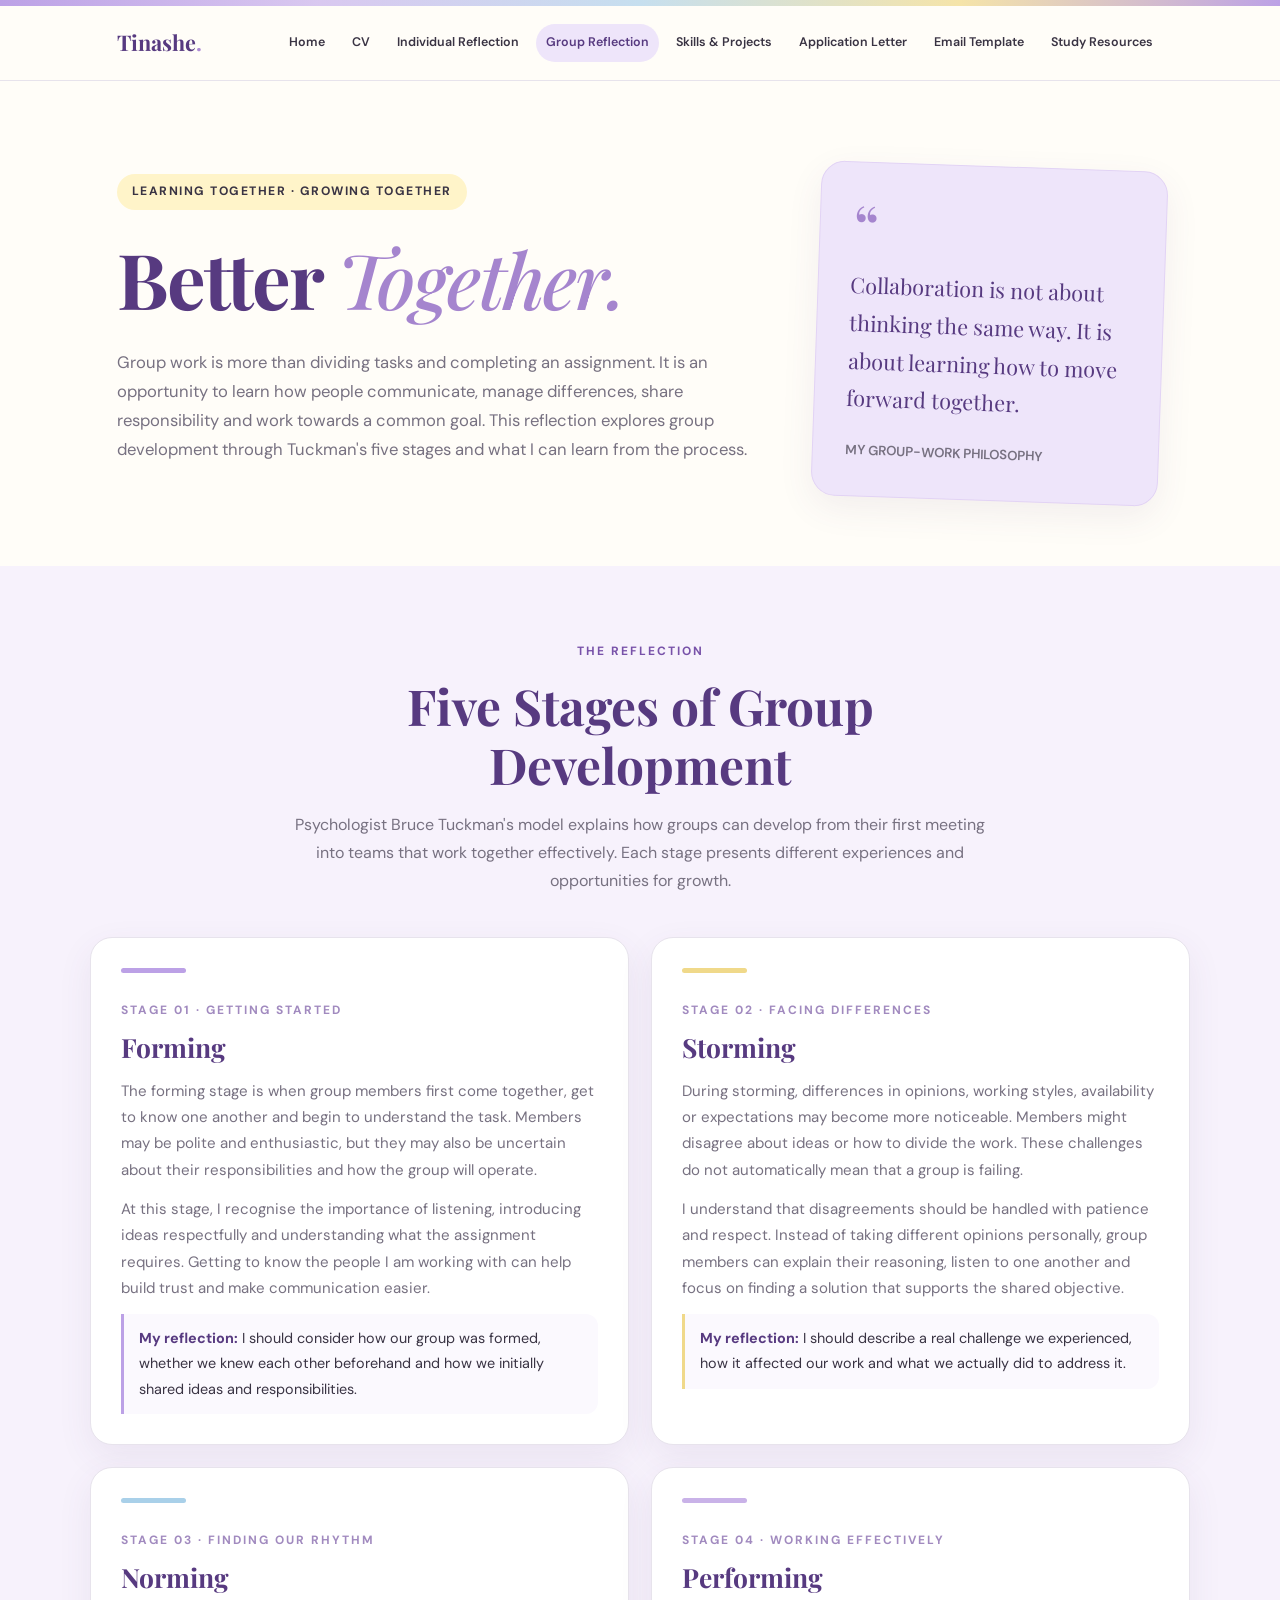
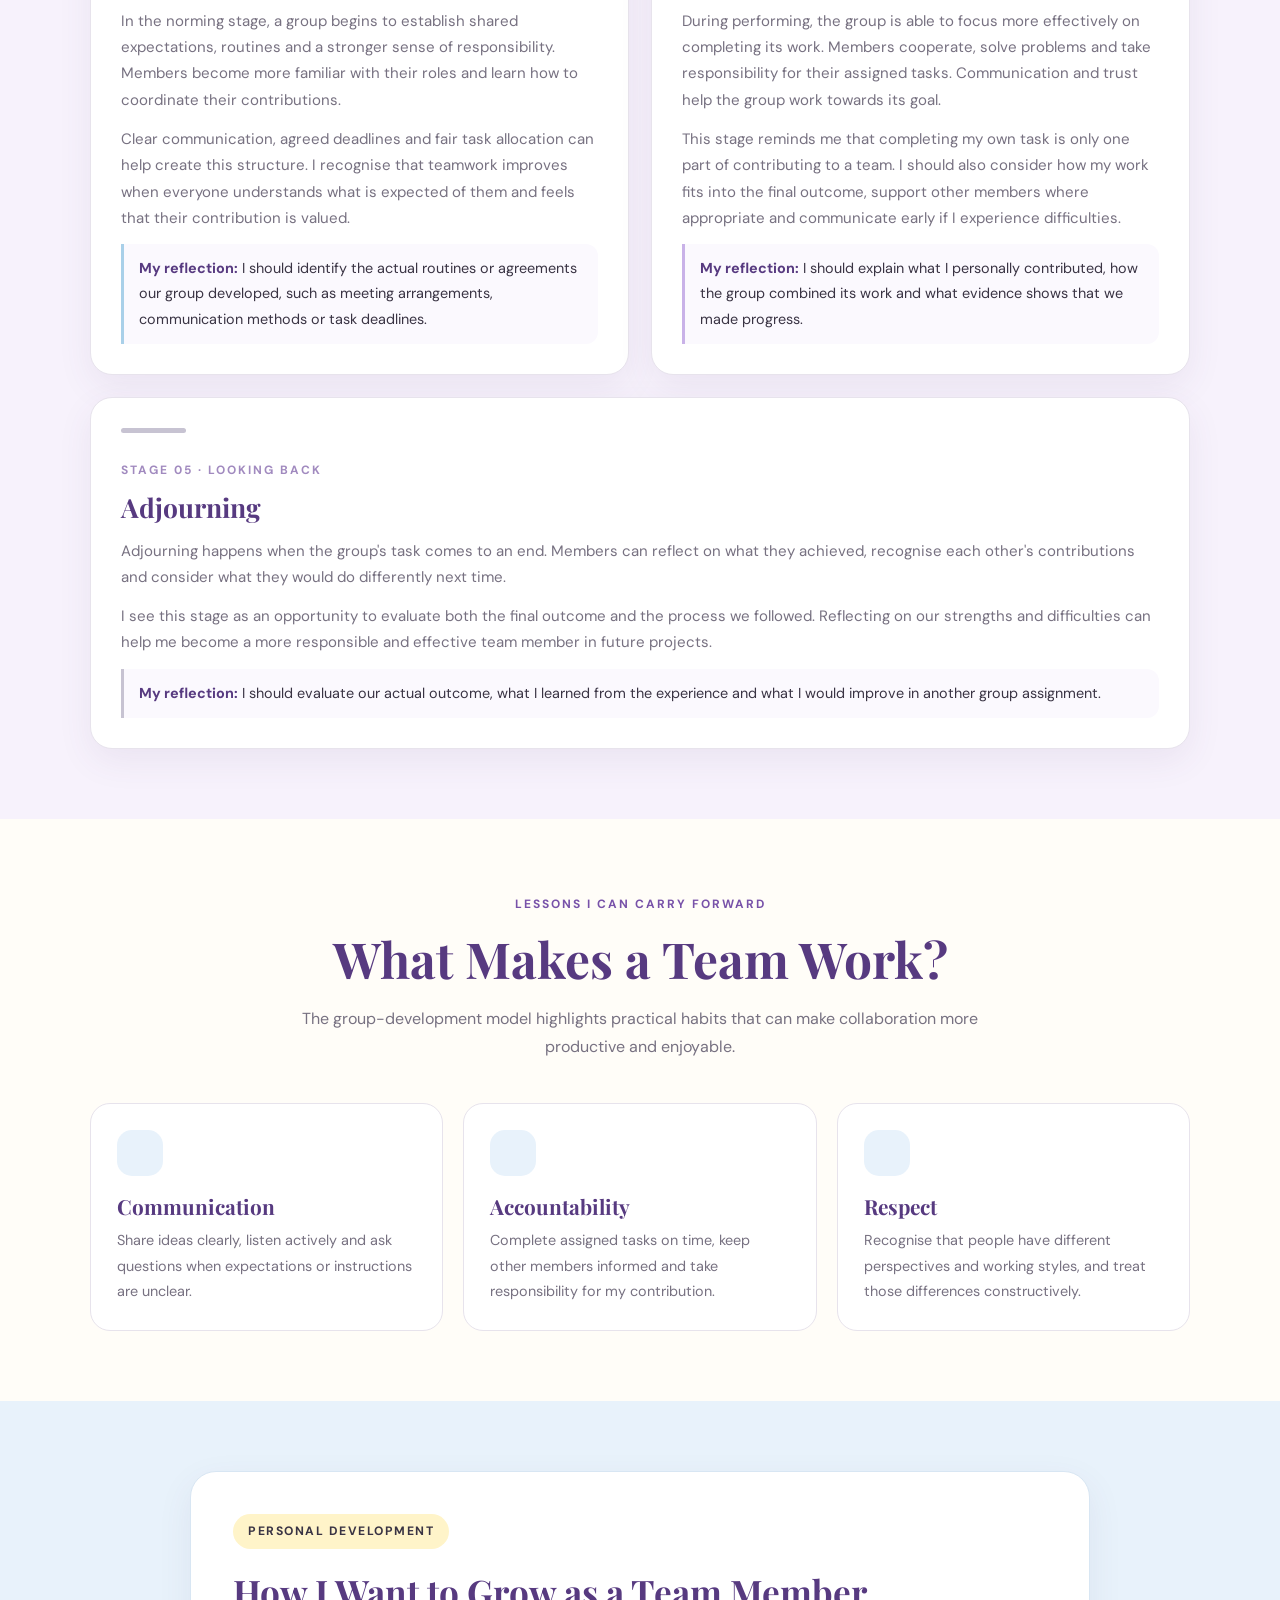
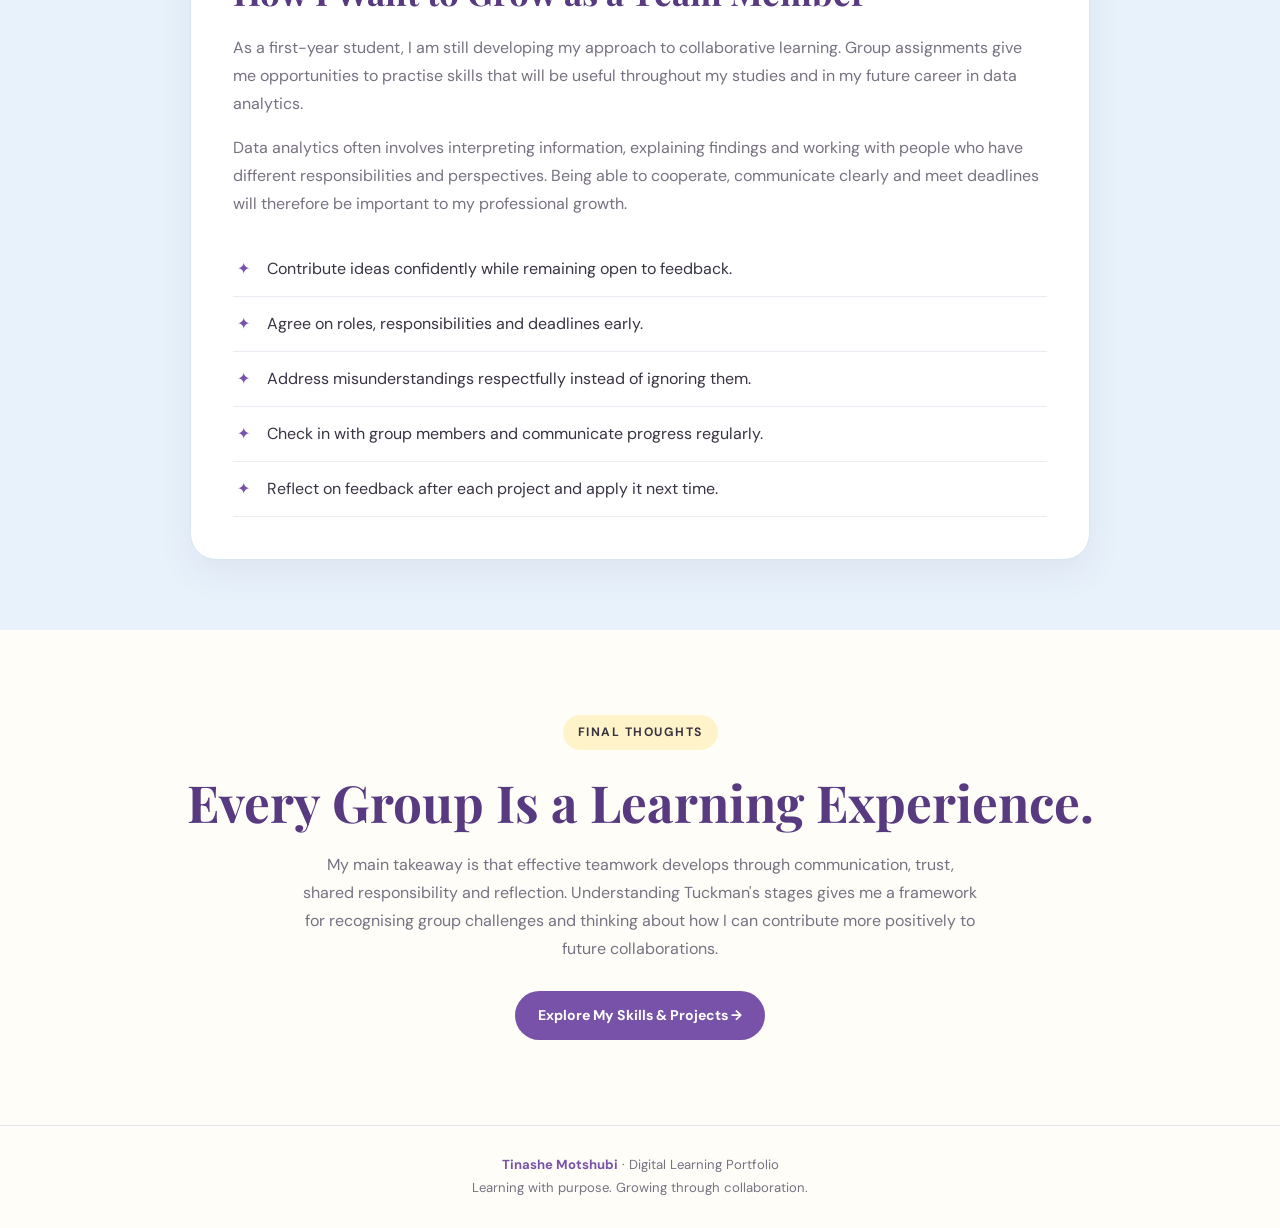
<file: group-reflection.html>
<!DOCTYPE html>
<html lang="en">
<head>
  <meta charset="UTF-8">
  <meta name="viewport" content="width=device-width, initial-scale=1.0">
  <title>Group Reflection | Tinashe Motshubi</title>

  <link rel="preconnect" href="https://fonts.googleapis.com">
  <link rel="preconnect" href="https://fonts.gstatic.com" crossorigin>
  <link href="https://fonts.googleapis.com/css2?family=DM+Sans:wght@400;500;600;700&family=Playfair+Display:wght@500;600;700&display=swap" rel="stylesheet">

  <style>
    :root {
      --cream: #fffdf8;
      --paper: #ffffff;
      --purple: #7852a9;
      --purple-dark: #573a80;
      --lilac: #eee5fa;
      --blue: #e8f2fb;
      --yellow: #fff4c9;
      --silver: #e7e3ec;
      --text: #393343;
      --muted: #777181;
      --shadow: 0 12px 35px rgba(84, 61, 112, 0.08);
    }

    * {
      margin: 0;
      padding: 0;
      box-sizing: border-box;
    }

    html {
      scroll-behavior: smooth;
    }

    body {
      background: var(--cream);
      color: var(--text);
      font-family: "DM Sans", sans-serif;
      line-height: 1.75;
    }

    a {
      color: inherit;
      text-decoration: none;
    }

    .top-strip {
      height: 6px;
      background: linear-gradient(
        90deg,
        #bca1e6,
        #d9c8f0,
        #c6dfef,
        #f5e4a9,
        #bca1e6
      );
    }

    header {
      background: rgba(255, 253, 248, 0.96);
      border-bottom: 1px solid var(--silver);
      position: sticky;
      top: 0;
      z-index: 100;
    }

    .nav-container {
      max-width: 1200px;
      margin: auto;
      padding: 18px 6%;
      display: flex;
      justify-content: space-between;
      align-items: center;
      gap: 24px;
    }

    .brand {
      font-family: "Playfair Display", serif;
      font-size: 1.35rem;
      font-weight: 700;
      color: var(--purple-dark);
      white-space: nowrap;
    }

    .brand span {
      color: #ad8bd5;
    }

    .menu-toggle {
      display: none;
      border: 1px solid var(--silver);
      background: white;
      color: var(--purple-dark);
      padding: 8px 12px;
      border-radius: 10px;
      font: inherit;
      cursor: pointer;
    }

    nav {
      display: flex;
      flex-wrap: wrap;
      justify-content: flex-end;
      gap: 7px;
    }

    nav a {
      font-size: 0.78rem;
      font-weight: 600;
      padding: 8px 10px;
      border-radius: 30px;
      transition: 0.25s ease;
    }

    nav a:hover,
    nav a.active {
      background: var(--lilac);
      color: var(--purple-dark);
    }

    .hero {
      max-width: 1200px;
      margin: auto;
      padding: 85px 6% 65px;
      display: grid;
      grid-template-columns: 1.3fr 0.7fr;
      align-items: center;
      gap: 55px;
    }

    .eyebrow {
      display: inline-block;
      background: var(--yellow);
      padding: 7px 15px;
      border-radius: 30px;
      font-size: 0.76rem;
      font-weight: 700;
      letter-spacing: 1.5px;
      text-transform: uppercase;
      margin-bottom: 22px;
    }

    h1,
    h2,
    h3 {
      font-family: "Playfair Display", serif;
      line-height: 1.2;
    }

    h1 {
      font-size: clamp(2.8rem, 6vw, 5rem);
      letter-spacing: -2px;
      color: var(--purple-dark);
      margin-bottom: 24px;
    }

    h1 em {
      color: #a585ce;
      font-weight: 500;
    }

    .hero-description {
      color: var(--muted);
      max-width: 630px;
      font-size: 1.04rem;
      margin-bottom: 28px;
    }

    .hero-note {
      background: var(--lilac);
      border: 1px solid #e2d3f5;
      border-radius: 24px;
      padding: 32px;
      transform: rotate(2deg);
      box-shadow: var(--shadow);
    }

    .hero-note .quote-mark {
      font-family: "Playfair Display", serif;
      font-size: 4rem;
      line-height: 1;
      color: #a585ce;
    }

    .hero-note p {
      font-family: "Playfair Display", serif;
      font-size: 1.35rem;
      color: var(--purple-dark);
      margin: 8px 0 18px;
    }

    .hero-note small {
      color: var(--muted);
      font-weight: 600;
    }

    .section {
      padding: 70px 6%;
    }

    .section-inner {
      max-width: 1100px;
      margin: auto;
    }

    .section-heading {
      text-align: center;
      max-width: 720px;
      margin: 0 auto 42px;
    }

    .section-heading .mini-label {
      text-transform: uppercase;
      letter-spacing: 2px;
      font-size: 0.75rem;
      font-weight: 700;
      color: var(--purple);
    }

    .section-heading h2 {
      font-size: clamp(2rem, 4vw, 3.1rem);
      color: var(--purple-dark);
      margin: 12px 0 16px;
    }

    .section-heading p {
      color: var(--muted);
    }

    .stages {
      background: #f7f2fc;
    }

    .stage-grid {
      display: grid;
      grid-template-columns: repeat(2, minmax(0, 1fr));
      gap: 22px;
    }

    .stage-card {
      background: var(--paper);
      padding: 30px;
      border: 1px solid var(--silver);
      border-radius: 22px;
      box-shadow: var(--shadow);
      position: relative;
      overflow: hidden;
    }

    .stage-card::before {
      content: "";
      display: block;
      height: 5px;
      width: 65px;
      border-radius: 10px;
      background: var(--accent, #bca1e6);
      margin-bottom: 22px;
    }

    .stage-card:last-child {
      grid-column: 1 / -1;
    }

    .stage-number {
      color: #a18abf;
      font-size: 0.75rem;
      font-weight: 700;
      letter-spacing: 2px;
      text-transform: uppercase;
    }

    .stage-card h3 {
      color: var(--purple-dark);
      font-size: 1.65rem;
      margin: 9px 0 14px;
    }

    .stage-card p {
      color: var(--muted);
      font-size: 0.94rem;
      margin-bottom: 13px;
    }

    .reflection-prompt {
      border-left: 3px solid var(--accent, #bca1e6);
      padding: 12px 15px;
      background: #fbf9fe;
      border-radius: 0 12px 12px 0;
      color: var(--text);
      font-size: 0.9rem;
    }

    .reflection-prompt strong {
      color: var(--purple-dark);
    }

    .forming {
      --accent: #bca1e6;
    }

    .storming {
      --accent: #f0d98a;
    }

    .norming {
      --accent: #a9d0e9;
    }

    .performing {
      --accent: #c9b2e8;
    }

    .adjourning {
      --accent: #c7c3d2;
    }

    .learning-section {
      background: var(--cream);
    }

    .learning-grid {
      display: grid;
      grid-template-columns: repeat(3, minmax(0, 1fr));
      gap: 20px;
    }

    .learning-card {
      background: white;
      border: 1px solid var(--silver);
      border-radius: 20px;
      padding: 26px;
    }

    .learning-card .symbol {
      width: 46px;
      height: 46px;
      display: grid;
      place-items: center;
      background: var(--blue);
      border-radius: 15px;
      font-size: 1.35rem;
      margin-bottom: 18px;
    }

    .learning-card h3 {
      font-size: 1.3rem;
      color: var(--purple-dark);
      margin-bottom: 10px;
    }

    .learning-card p {
      font-size: 0.9rem;
      color: var(--muted);
    }

    .personal-growth {
      background: var(--blue);
    }

    .growth-panel {
      max-width: 900px;
      margin: auto;
      padding: 42px;
      background: white;
      border-radius: 26px;
      border: 1px solid #d8e6f3;
      box-shadow: var(--shadow);
    }

    .growth-panel h2 {
      color: var(--purple-dark);
      font-size: 2.2rem;
      margin-bottom: 20px;
    }

    .growth-panel p {
      color: var(--muted);
      margin-bottom: 16px;
    }

    .growth-list {
      list-style: none;
      margin-top: 24px;
    }

    .growth-list li {
      padding: 13px 0 13px 34px;
      border-bottom: 1px solid #eeeaf3;
      position: relative;
      color: var(--text);
    }

    .growth-list li::before {
      content: "✦";
      position: absolute;
      left: 4px;
      color: var(--purple);
    }

    .honesty-note {
      margin-top: 24px;
      padding: 18px 20px;
      background: var(--yellow);
      border-radius: 14px;
      font-size: 0.9rem;
      color: #67552a;
    }

    .closing {
      text-align: center;
      padding: 85px 6%;
    }

    .closing h2 {
      color: var(--purple-dark);
      font-size: clamp(2rem, 4vw, 3.2rem);
      margin-bottom: 18px;
    }

    .closing p {
      max-width: 680px;
      margin: auto;
      color: var(--muted);
    }

    .back-top {
      display: inline-block;
      margin-top: 28px;
      background: var(--purple);
      color: white;
      padding: 12px 23px;
      border-radius: 30px;
      font-weight: 700;
      font-size: 0.88rem;
      transition: 0.25s;
    }

    .back-top:hover {
      background: var(--purple-dark);
      transform: translateY(-2px);
    }

    footer {
      border-top: 1px solid var(--silver);
      text-align: center;
      padding: 28px 6%;
      color: var(--muted);
      font-size: 0.82rem;
    }

    footer span {
      color: var(--purple);
      font-weight: 700;
    }

    @media (max-width: 850px) {
      .nav-container {
        flex-wrap: wrap;
      }

      .menu-toggle {
        display: block;
      }

      nav {
        display: none;
        width: 100%;
        flex-direction: column;
        align-items: stretch;
      }

      nav.open {
        display: flex;
      }

      nav a {
        padding: 10px 13px;
      }

      .hero {
        grid-template-columns: 1fr;
        gap: 35px;
        padding-top: 60px;
      }

      .hero-note {
        max-width: 550px;
      }

      .learning-grid {
        grid-template-columns: 1fr;
      }
    }

    @media (max-width: 600px) {
      .stage-grid {
        grid-template-columns: 1fr;
      }

      .stage-card:last-child {
        grid-column: auto;
      }

      .section {
        padding: 55px 6%;
      }

      .growth-panel {
        padding: 26px 22px;
      }

      h1 {
        letter-spacing: -1px;
      }
    }

    @media print {
      header,
      .back-top,
      .top-strip,
      .menu-toggle {
        display: none !important;
      }

      body {
        background: white;
      }

      .hero,
      .section,
      .closing {
        padding: 25px 0;
      }

      .stage-card,
      .learning-card,
      .growth-panel {
        box-shadow: none;
        break-inside: avoid;
      }
    }
  </style>
</head>

<body>
  <div class="top-strip"></div>

  <header>
    <div class="nav-container">
      <a href="index.html" class="brand">Tinashe<span>.</span></a>

      <button
        class="menu-toggle"
        id="menuToggle"
        aria-label="Toggle navigation"
        aria-expanded="false"
      >
        ☰ Menu
      </button>

      <nav id="mainNav">
        <a href="index.html">Home</a>
        <a href="cv.html">CV</a>
        <a href="individual-reflection.html">Individual Reflection</a>
        <a href="group-reflection.html" class="active">Group Reflection</a>
        <a href="skills-projects.html">Skills & Projects</a>
        <a href="application-letter.html">Application Letter</a>
        <a href="email-template.html">Email Template</a>
        <a href="study-resources.html">Study Resources</a>
      </nav>
    </div>
  </header>

  <main>
    <section class="hero">
      <div>
        <span class="eyebrow">Learning Together · Growing Together</span>

        <h1>Better <em>Together.</em></h1>

        <p class="hero-description">
          Group work is more than dividing tasks and completing an assignment.
          It is an opportunity to learn how people communicate, manage
          differences, share responsibility and work towards a common goal.
          This reflection explores group development through Tuckman's five
          stages and what I can learn from the process.
        </p>
      </div>

      <aside class="hero-note">
        <div class="quote-mark">“</div>
        <p>
          Collaboration is not about thinking the same way. It is about
          learning how to move forward together.
        </p>
        <small>MY GROUP-WORK PHILOSOPHY</small>
      </aside>
    </section>

    <section class="section stages">
      <div class="section-inner">
        <div class="section-heading">
          <span class="mini-label">The Reflection</span>
          <h2>Five Stages of Group Development</h2>
          <p>
            Psychologist Bruce Tuckman's model explains how groups can
            develop from their first meeting into teams that work together
            effectively. Each stage presents different experiences and
            opportunities for growth.
          </p>
        </div>

        <div class="stage-grid">
          <article class="stage-card forming">
            <span class="stage-number">Stage 01 · Getting Started</span>
            <h3>Forming</h3>

            <p>
              The forming stage is when group members first come together,
              get to know one another and begin to understand the task.
              Members may be polite and enthusiastic, but they may also be
              uncertain about their responsibilities and how the group will
              operate.
            </p>

            <p>
              At this stage, I recognise the importance of listening,
              introducing ideas respectfully and understanding what the
              assignment requires. Getting to know the people I am working
              with can help build trust and make communication easier.
            </p>

            <div class="reflection-prompt">
              <strong>My reflection:</strong> I should consider how our group
              was formed, whether we knew each other beforehand and how we
              initially shared ideas and responsibilities.
            </div>
          </article>

          <article class="stage-card storming">
            <span class="stage-number">Stage 02 · Facing Differences</span>
            <h3>Storming</h3>

            <p>
              During storming, differences in opinions, working styles,
              availability or expectations may become more noticeable.
              Members might disagree about ideas or how to divide the work.
              These challenges do not automatically mean that a group is
              failing.
            </p>

            <p>
              I understand that disagreements should be handled with patience
              and respect. Instead of taking different opinions personally,
              group members can explain their reasoning, listen to one
              another and focus on finding a solution that supports the
              shared objective.
            </p>

            <div class="reflection-prompt">
              <strong>My reflection:</strong> I should describe a real
              challenge we experienced, how it affected our work and what
              we actually did to address it.
            </div>
          </article>

          <article class="stage-card norming">
            <span class="stage-number">Stage 03 · Finding Our Rhythm</span>
            <h3>Norming</h3>

            <p>
              In the norming stage, a group begins to establish shared
              expectations, routines and a stronger sense of responsibility.
              Members become more familiar with their roles and learn how
              to coordinate their contributions.
            </p>

            <p>
              Clear communication, agreed deadlines and fair task allocation
              can help create this structure. I recognise that teamwork
              improves when everyone understands what is expected of them
              and feels that their contribution is valued.
            </p>

            <div class="reflection-prompt">
              <strong>My reflection:</strong> I should identify the actual
              routines or agreements our group developed, such as meeting
              arrangements, communication methods or task deadlines.
            </div>
          </article>

          <article class="stage-card performing">
            <span class="stage-number">Stage 04 · Working Effectively</span>
            <h3>Performing</h3>

            <p>
              During performing, the group is able to focus more effectively
              on completing its work. Members cooperate, solve problems and
              take responsibility for their assigned tasks. Communication
              and trust help the group work towards its goal.
            </p>

            <p>
              This stage reminds me that completing my own task is only one
              part of contributing to a team. I should also consider how my
              work fits into the final outcome, support other members where
              appropriate and communicate early if I experience difficulties.
            </p>

            <div class="reflection-prompt">
              <strong>My reflection:</strong> I should explain what I
              personally contributed, how the group combined its work and
              what evidence shows that we made progress.
            </div>
          </article>

          <article class="stage-card adjourning">
            <span class="stage-number">Stage 05 · Looking Back</span>
            <h3>Adjourning</h3>

            <p>
              Adjourning happens when the group's task comes to an end.
              Members can reflect on what they achieved, recognise each
              other's contributions and consider what they would do
              differently next time.
            </p>

            <p>
              I see this stage as an opportunity to evaluate both the final
              outcome and the process we followed. Reflecting on our
              strengths and difficulties can help me become a more
              responsible and effective team member in future projects.
            </p>

            <div class="reflection-prompt">
              <strong>My reflection:</strong> I should evaluate our actual
              outcome, what I learned from the experience and what I would
              improve in another group assignment.
            </div>
          </article>
        </div>
      </div>
    </section>

    <section class="section learning-section">
      <div class="section-inner">
        <div class="section-heading">
          <span class="mini-label">Lessons I Can Carry Forward</span>
          <h2>What Makes a Team Work?</h2>
          <p>
            The group-development model highlights practical habits that
            can make collaboration more productive and enjoyable.
          </p>
        </div>

        <div class="learning-grid">
          <article class="learning-card">
            <div class="symbol"></div>
            <h3>Communication</h3>
            <p>
              Share ideas clearly, listen actively and ask questions when
              expectations or instructions are unclear.
            </p>
          </article>

          <article class="learning-card">
            <div class="symbol"></div>
            <h3>Accountability</h3>
            <p>
              Complete assigned tasks on time, keep other members informed
              and take responsibility for my contribution.
            </p>
          </article>

          <article class="learning-card">
            <div class="symbol"></div>
            <h3>Respect</h3>
            <p>
              Recognise that people have different perspectives and working
              styles, and treat those differences constructively.
            </p>
          </article>
        </div>
      </div>
    </section>

    <section class="section personal-growth">
      <div class="growth-panel">
        <span class="eyebrow">Personal Development</span>
        <h2>How I Want to Grow as a Team Member</h2>

        <p>
          As a first-year student, I am still developing my approach to
          collaborative learning. Group assignments give me opportunities
          to practise skills that will be useful throughout my studies and
          in my future career in data analytics.
        </p>

        <p>
          Data analytics often involves interpreting information, explaining
          findings and working with people who have different responsibilities
          and perspectives. Being able to cooperate, communicate clearly and
          meet deadlines will therefore be important to my professional growth.
        </p>

        <ul class="growth-list">
          <li>Contribute ideas confidently while remaining open to feedback.</li>
          <li>Agree on roles, responsibilities and deadlines early.</li>
          <li>Address misunderstandings respectfully instead of ignoring them.</li>
          <li>Check in with group members and communicate progress regularly.</li>
          <li>Reflect on feedback after each project and apply it next time.</li>
        </ul>

      </div>
    </section>

    <section class="closing">
      <span class="eyebrow">Final Thoughts</span>
      <h2>Every Group Is a Learning Experience.</h2>

      <p>
        My main takeaway is that effective teamwork develops through
        communication, trust, shared responsibility and reflection.
        Understanding Tuckman's stages gives me a framework for recognising
        group challenges and thinking about how I can contribute more
        positively to future collaborations.
      </p>

      <a href="skills-projects.html" class="back-top">
        Explore My Skills & Projects →
      </a>
    </section>
  </main>

  <footer>
    <p>
      <span>Tinashe Motshubi</span> · Digital Learning Portfolio
    </p>
    <p>Learning with purpose. Growing through collaboration.</p>
  </footer>

  <script>
    const menuToggle = document.getElementById("menuToggle");
    const mainNav = document.getElementById("mainNav");

    menuToggle.addEventListener("click", function () {
      const isOpen = mainNav.classList.toggle("open");
      menuToggle.setAttribute("aria-expanded", isOpen);
    });

    mainNav.querySelectorAll("a").forEach(function (link) {
      link.addEventListener("click", function () {
        mainNav.classList.remove("open");
        menuToggle.setAttribute("aria-expanded", "false");
      });
    });
  </script>
</body>
</html>
</file>
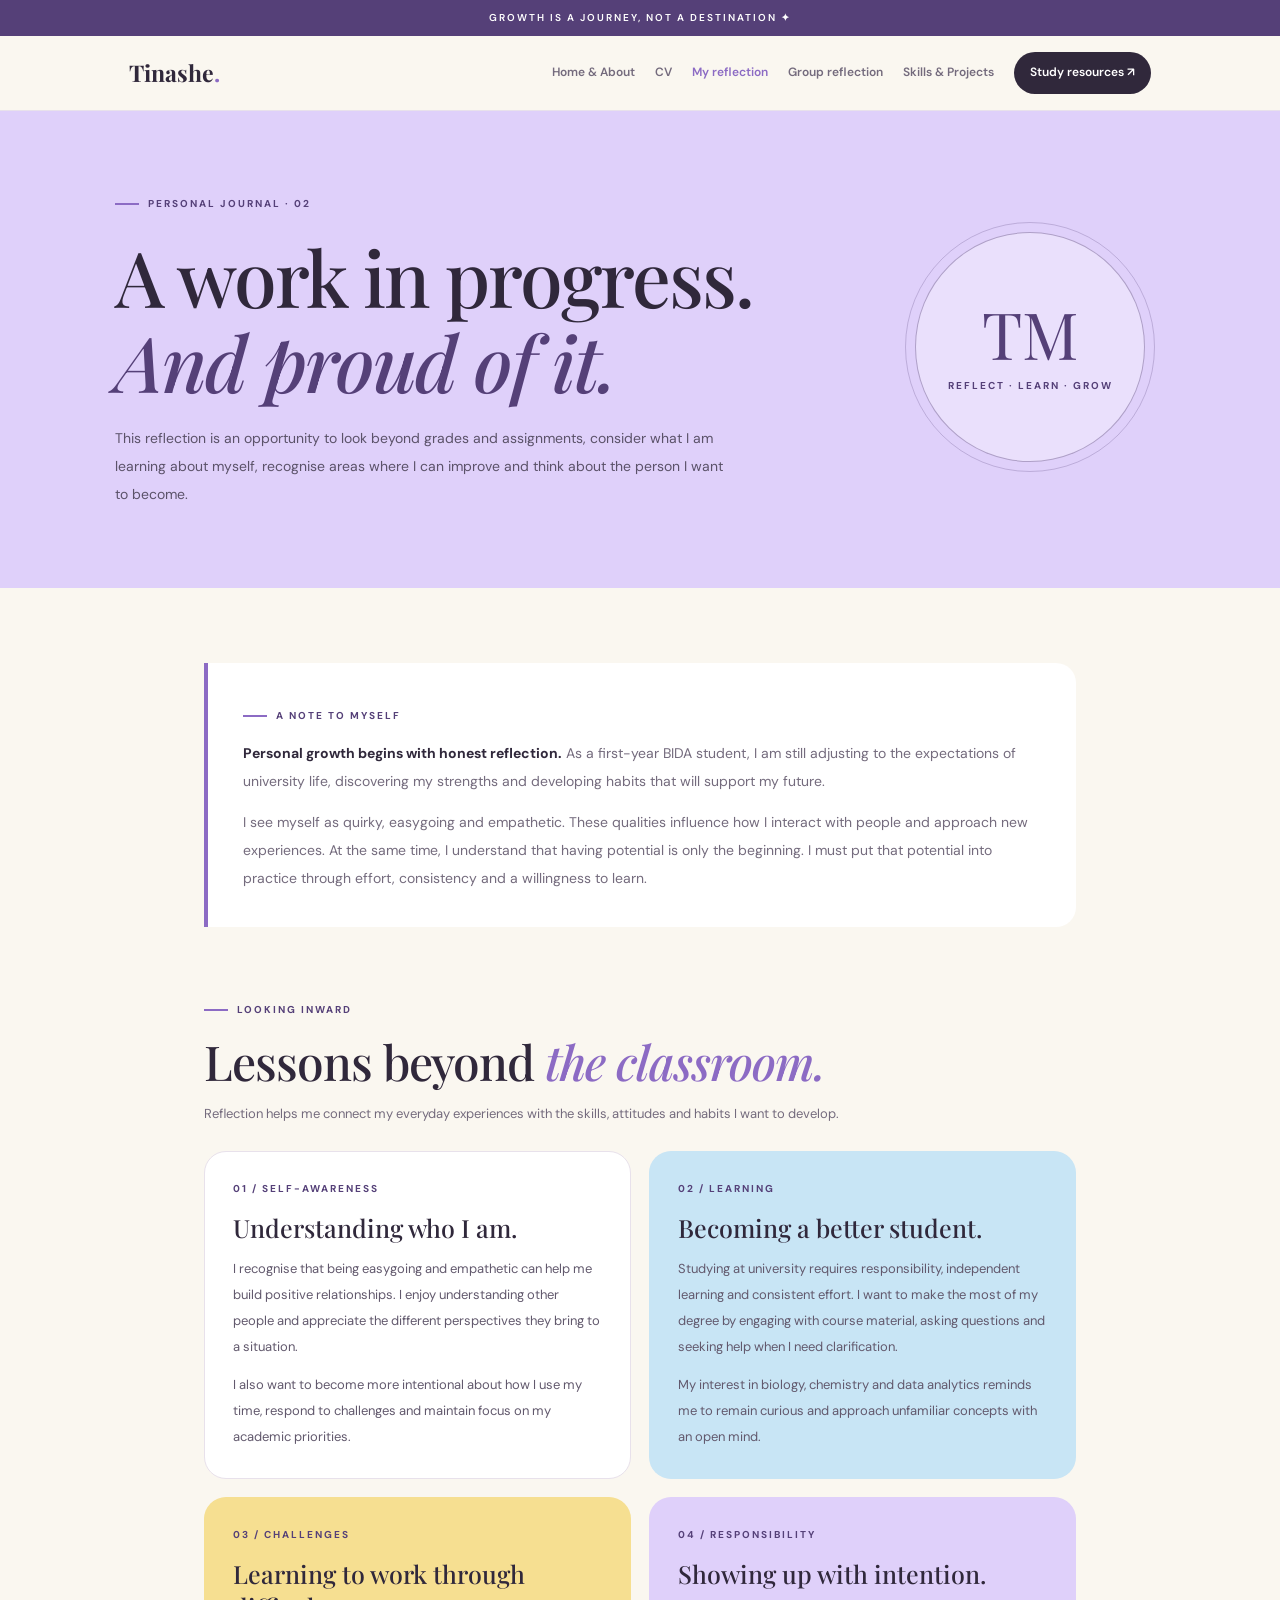
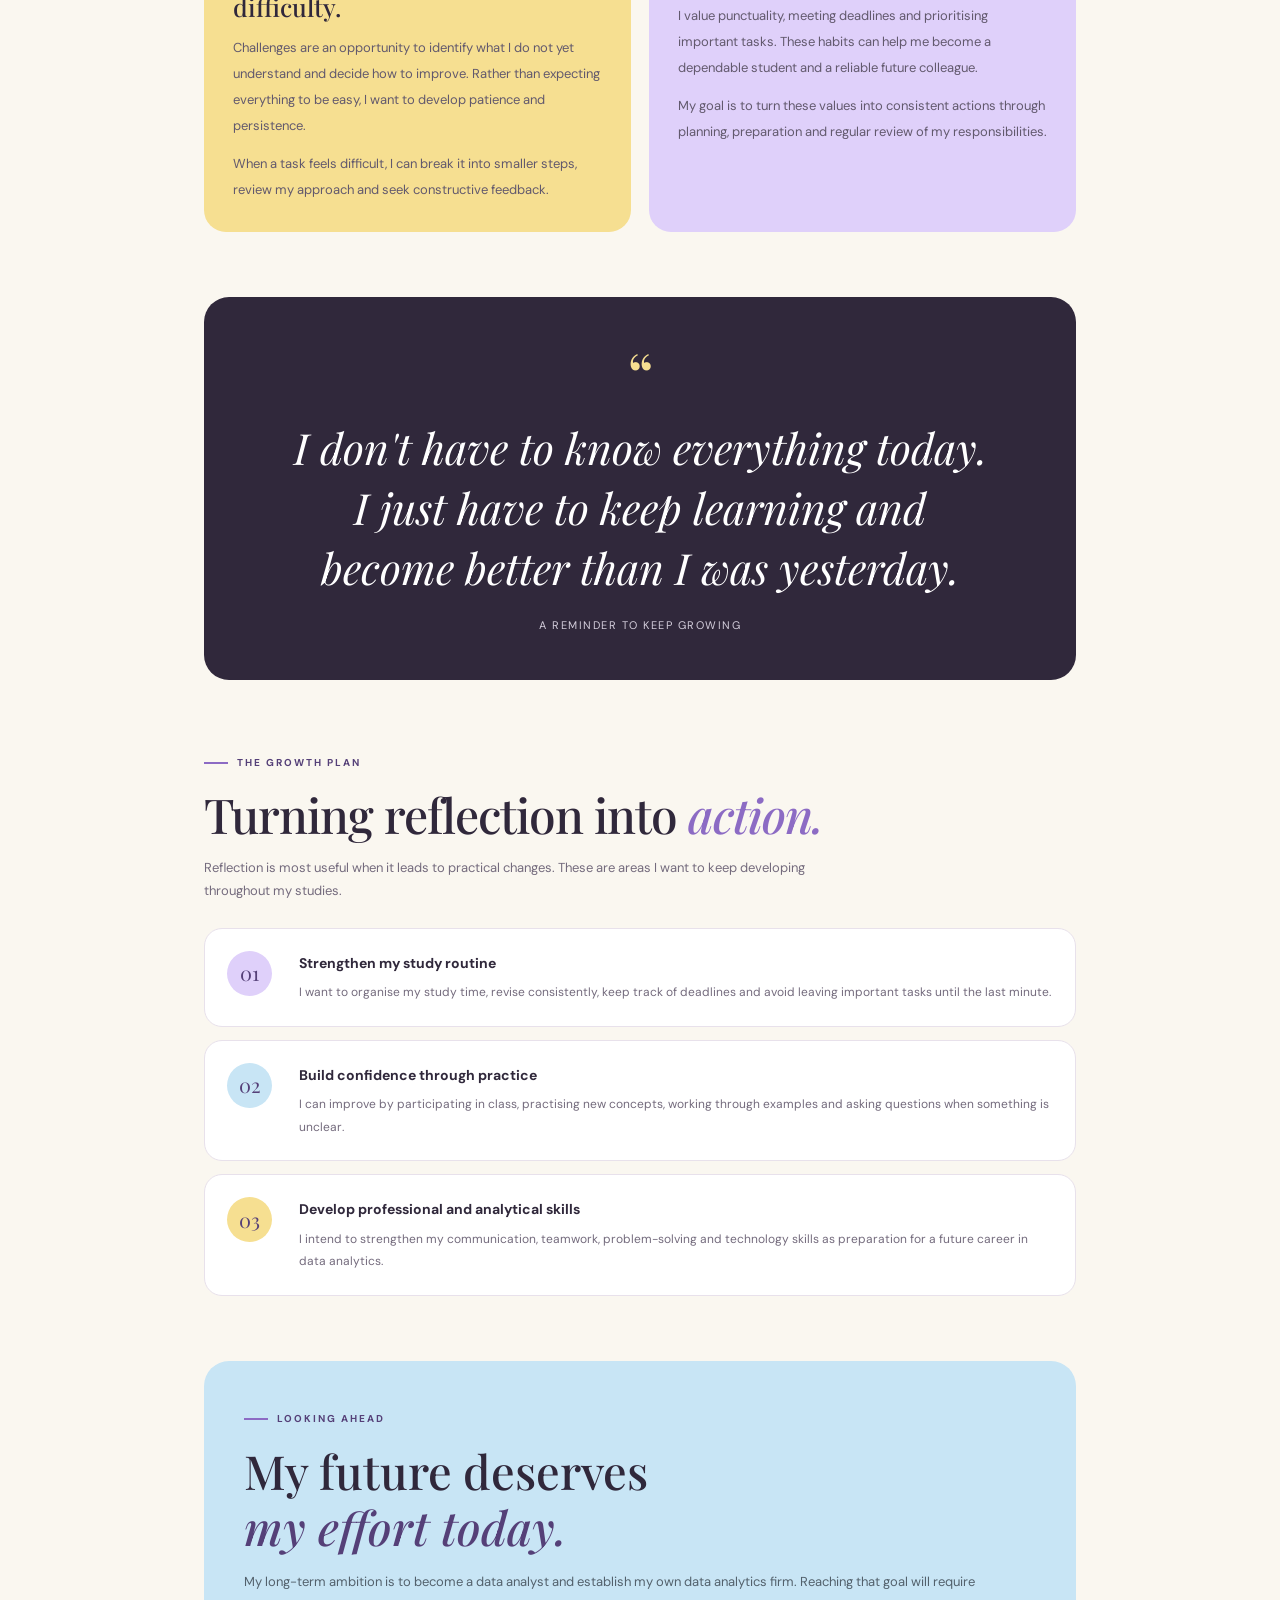
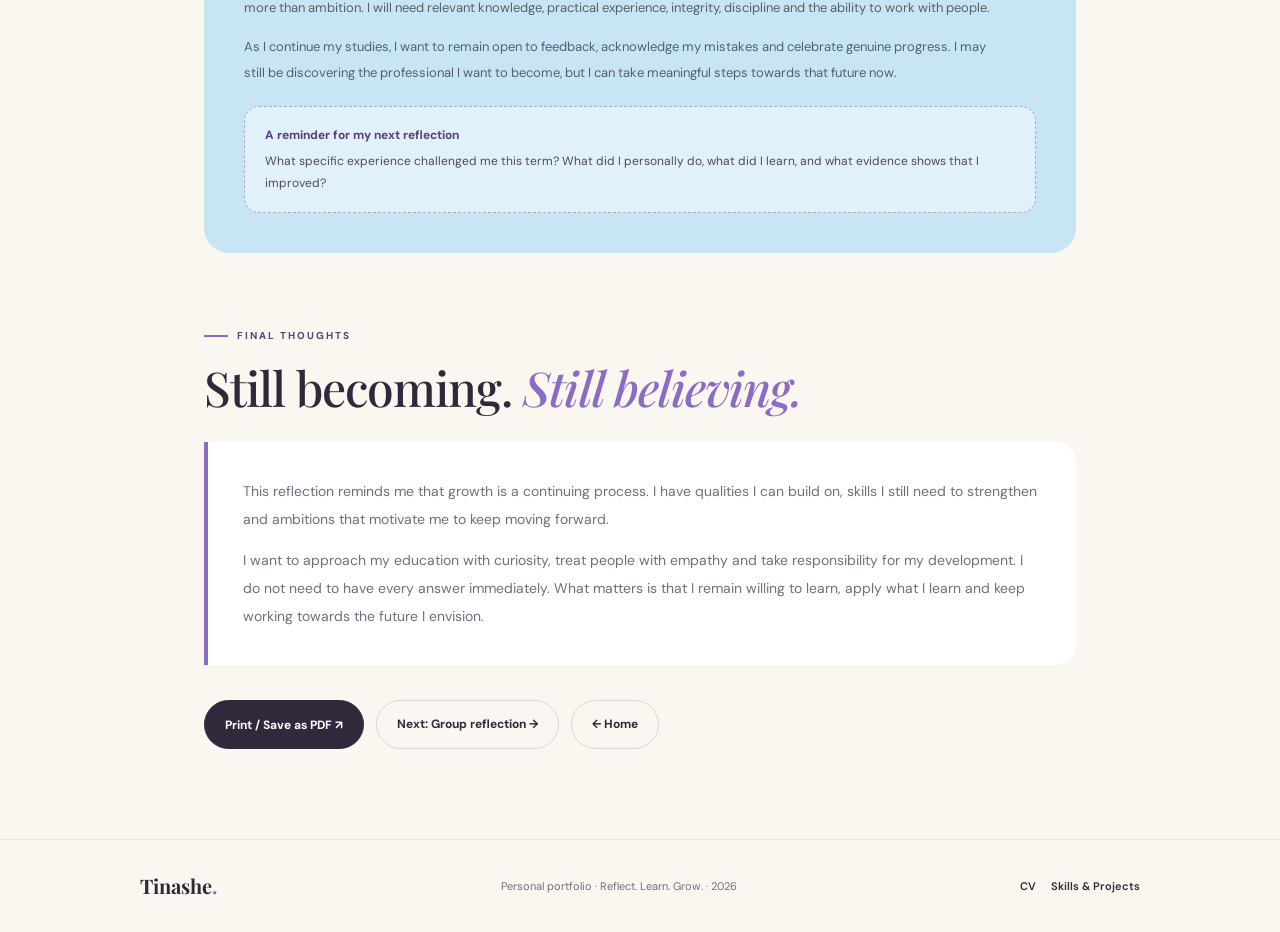
<file: individual-reflection.html>
<!DOCTYPE html>
<html lang="en">
<head>
  <meta charset="UTF-8">
  <meta name="viewport" content="width=device-width, initial-scale=1.0">
  <meta name="theme-color" content="#faf7f0">
  <meta name="description" content="Tinashe Motshubi's individual reflection on learning, personal growth, teamwork and future ambitions.">
  <title>Individual Reflection | Tinashe Motshubi</title>

  <link rel="preconnect" href="https://fonts.googleapis.com">
  <link rel="preconnect" href="https://fonts.gstatic.com" crossorigin>
  <link href="https://fonts.googleapis.com/css2?family=DM+Sans:wght@400;500;600;700&family=Playfair+Display:ital,wght@0,500;0,600;0,700;1,500;1,600&display=swap" rel="stylesheet">

  <style>
    :root {
      --cream: #faf7f0;
      --white: #ffffff;
      --lilac: #dfd0fa;
      --purple: #8c6bc4;
      --purple-dark: #554078;
      --blue: #c8e5f5;
      --yellow: #f6df91;
      --silver: #d5d8df;
      --ink: #30283b;
      --muted: #746b7d;
      --line: #e8e1eb;
      --serif: "Playfair Display", Georgia, serif;
      --sans: "DM Sans", Arial, sans-serif;
    }

    * {
      box-sizing: border-box;
      margin: 0;
      padding: 0;
    }

    html {
      scroll-behavior: smooth;
      scroll-padding-top: 100px;
    }

    body {
      background: var(--cream);
      color: var(--ink);
      font-family: var(--sans);
      line-height: 1.8;
    }

    a {
      color: inherit;
      text-decoration: none;
    }

    .announcement {
      padding: 9px 15px;
      background: var(--purple-dark);
      color: white;
      text-align: center;
      font-size: 10px;
      font-weight: 600;
      letter-spacing: 2px;
      text-transform: uppercase;
    }

    .navbar {
      position: sticky;
      top: 0;
      z-index: 1000;
      background: rgba(250,247,240,.96);
      backdrop-filter: blur(14px);
      border-bottom: 1px solid var(--line);
    }

    .nav-inner {
      max-width: 1150px;
      margin: auto;
      padding: 16px 5%;
      display: flex;
      align-items: center;
      justify-content: space-between;
      gap: 20px;
    }

    .brand {
      font-family: var(--serif);
      font-size: 23px;
      font-weight: 700;
      white-space: nowrap;
    }

    .brand span {
      color: var(--purple);
    }

    .nav-links {
      display: flex;
      align-items: center;
      gap: 20px;
    }

    .nav-links a {
      color: var(--muted);
      font-size: 12px;
      font-weight: 600;
      transition: color .2s;
    }

    .nav-links a:hover,
    .nav-links a.active {
      color: var(--purple);
    }

    .nav-links .nav-cta {
      padding: 10px 16px;
      border-radius: 30px;
      background: var(--ink);
      color: white;
    }

    .menu-toggle {
      display: none;
      width: 42px;
      height: 42px;
      border: 1px solid var(--line);
      border-radius: 50%;
      background: white;
      color: var(--ink);
      font-size: 20px;
      cursor: pointer;
    }

    .hero {
      padding: 75px 5% 80px;
      background: var(--lilac);
    }

    .hero-inner {
      max-width: 1050px;
      margin: auto;
      display: grid;
      grid-template-columns: 1fr 270px;
      align-items: center;
      gap: 55px;
    }

    .eyebrow {
      display: inline-flex;
      align-items: center;
      gap: 9px;
      color: var(--purple-dark);
      font-size: 10px;
      font-weight: 700;
      letter-spacing: 2px;
      text-transform: uppercase;
    }

    .eyebrow::before {
      content: "";
      width: 24px;
      height: 2px;
      background: var(--purple);
    }

    .hero h1 {
      margin: 20px 0;
      font-family: var(--serif);
      font-size: clamp(46px, 7vw, 77px);
      font-weight: 500;
      letter-spacing: -2px;
      line-height: 1.1;
    }

    .hero h1 em {
      color: var(--purple-dark);
    }

    .hero p {
      max-width: 610px;
      color: #5b5269;
      font-size: 14px;
      line-height: 2;
    }

    .journal-stamp {
      display: flex;
      align-items: center;
      justify-content: center;
      width: 230px;
      height: 230px;
      margin: auto;
      border: 1px solid rgba(85,64,120,.4);
      border-radius: 50%;
      outline: 1px solid rgba(85,64,120,.25);
      outline-offset: 9px;
      background: rgba(255,255,255,.35);
      text-align: center;
    }

    .journal-stamp span {
      display: block;
      font-family: var(--serif);
      font-size: 65px;
      line-height: 1.1;
      color: var(--purple-dark);
    }

    .journal-stamp small {
      display: block;
      margin-top: 8px;
      color: var(--purple-dark);
      font-size: 10px;
      font-weight: 700;
      letter-spacing: 2px;
      text-transform: uppercase;
    }

    .container {
      max-width: 1000px;
      margin: auto;
      padding: 75px 5% 90px;
    }

    .opening-note {
      padding: 35px;
      border-left: 4px solid var(--purple);
      border-radius: 0 20px 20px 0;
      background: white;
    }

    .opening-note .eyebrow {
      margin-bottom: 14px;
    }

    .opening-note p {
      color: var(--muted);
      font-size: 14px;
      line-height: 2;
    }

    .opening-note p + p {
      margin-top: 13px;
    }

    .opening-note strong {
      color: var(--ink);
    }

    .section-heading {
      margin: 65px 0 25px;
    }

    .section-heading h2 {
      margin: 12px 0;
      font-family: var(--serif);
      font-size: clamp(33px, 5vw, 48px);
      font-weight: 500;
      letter-spacing: -1px;
      line-height: 1.2;
    }

    .section-heading h2 em {
      color: var(--purple);
    }

    .section-heading p {
      max-width: 650px;
      color: var(--muted);
      font-size: 13px;
    }

    .reflection-grid {
      display: grid;
      grid-template-columns: 1fr 1fr;
      gap: 18px;
    }

    .reflection-card {
      padding: 28px;
      border: 1px solid var(--line);
      border-radius: 22px;
      background: white;
    }

    .reflection-card:nth-child(2) {
      background: var(--blue);
      border-color: transparent;
    }

    .reflection-card:nth-child(3) {
      background: var(--yellow);
      border-color: transparent;
    }

    .reflection-card:nth-child(4) {
      background: var(--lilac);
      border-color: transparent;
    }

    .card-number {
      margin-bottom: 14px;
      color: var(--purple-dark);
      font-size: 10px;
      font-weight: 700;
      letter-spacing: 2px;
    }

    .reflection-card h3 {
      margin-bottom: 12px;
      font-family: var(--serif);
      font-size: 25px;
      font-weight: 500;
      line-height: 1.3;
    }

    .reflection-card p {
      color: #62596d;
      font-size: 13px;
      line-height: 2;
    }

    .reflection-card p + p {
      margin-top: 12px;
    }

    .pull-quote {
      margin: 65px 0;
      padding: 45px 35px;
      border-radius: 25px;
      background: var(--ink);
      color: white;
      text-align: center;
    }

    .pull-quote .quote-mark {
      color: var(--yellow);
      font-family: var(--serif);
      font-size: 65px;
      line-height: 1;
    }

    .pull-quote blockquote {
      max-width: 700px;
      margin: 10px auto 18px;
      font-family: var(--serif);
      font-size: clamp(27px, 4vw, 43px);
      font-style: italic;
      line-height: 1.4;
    }

    .pull-quote p {
      color: #d4cedc;
      font-size: 11px;
      letter-spacing: 1.5px;
      text-transform: uppercase;
    }

    .growth-list {
      display: grid;
      gap: 13px;
    }

    .growth-item {
      display: grid;
      grid-template-columns: 55px 1fr;
      gap: 17px;
      padding: 22px;
      border: 1px solid var(--line);
      border-radius: 18px;
      background: white;
    }

    .growth-number {
      display: grid;
      place-items: center;
      width: 45px;
      height: 45px;
      border-radius: 50%;
      background: var(--lilac);
      color: var(--purple-dark);
      font-family: var(--serif);
      font-size: 20px;
    }

    .growth-item:nth-child(2) .growth-number {
      background: var(--blue);
    }

    .growth-item:nth-child(3) .growth-number {
      background: var(--yellow);
    }

    .growth-item h3 {
      margin-bottom: 5px;
      font-size: 14px;
    }

    .growth-item p {
      color: var(--muted);
      font-size: 12px;
      line-height: 1.9;
    }

    .future-card {
      margin-top: 65px;
      padding: 40px;
      border-radius: 25px;
      background: var(--blue);
    }

    .future-card h2 {
      margin: 13px 0;
      font-family: var(--serif);
      font-size: clamp(32px, 5vw, 47px);
      font-weight: 500;
      line-height: 1.2;
    }

    .future-card h2 em {
      color: var(--purple-dark);
    }

    .future-card p {
      max-width: 750px;
      color: #53616c;
      font-size: 13px;
      line-height: 2;
    }

    .reflection-prompt {
      margin-top: 20px;
      padding: 18px 20px;
      border: 1px dashed rgba(85,64,120,.4);
      border-radius: 15px;
      background: rgba(255,255,255,.45);
      color: #514760;
      font-size: 12px;
    }

    .reflection-prompt strong {
      display: block;
      margin-bottom: 5px;
      color: var(--purple-dark);
    }

    .page-actions {
      display: flex;
      flex-wrap: wrap;
      gap: 12px;
      margin-top: 35px;
    }

    .button {
      display: inline-flex;
      align-items: center;
      justify-content: center;
      padding: 13px 20px;
      border: 1px solid var(--ink);
      border-radius: 30px;
      background: var(--ink);
      color: white;
      font-family: var(--sans);
      font-size: 12px;
      font-weight: 700;
      cursor: pointer;
      transition: .2s;
    }

    .button:hover {
      background: var(--purple-dark);
      border-color: var(--purple-dark);
      transform: translateY(-2px);
    }

    .button-outline {
      background: transparent;
      color: var(--ink);
      border-color: var(--silver);
    }

    .button-outline:hover {
      background: white;
      color: var(--ink);
      border-color: var(--silver);
    }

    footer {
      padding: 28px 5%;
      border-top: 1px solid var(--line);
    }

    .footer-inner {
      max-width: 1000px;
      margin: auto;
      display: flex;
      align-items: center;
      justify-content: space-between;
      flex-wrap: wrap;
      gap: 16px;
    }

    .footer-brand {
      font-family: var(--serif);
      font-size: 20px;
      font-weight: 700;
    }

    .footer-brand span {
      color: var(--purple);
    }

    .footer-inner p {
      color: var(--muted);
      font-size: 11px;
    }

    .footer-links {
      display: flex;
      gap: 15px;
      font-size: 11px;
      font-weight: 600;
    }

    .footer-links a:hover {
      color: var(--purple);
    }

    @media (max-width: 800px) {
      .hero-inner {
        grid-template-columns: 1fr;
        gap: 40px;
      }

      .journal-stamp {
        width: 170px;
        height: 170px;
      }

      .journal-stamp span {
        font-size: 50px;
      }

      .nav-links {
        gap: 12px;
      }

      .nav-links a {
        font-size: 11px;
      }
    }

    @media (max-width: 700px) {
      .nav-inner {
        padding: 13px 5%;
      }

      .menu-toggle {
        display: block;
      }

      .nav-links {
        display: none;
        position: absolute;
        top: 100%;
        left: 0;
        right: 0;
        padding: 15px 5% 22px;
        flex-direction: column;
        align-items: stretch;
        gap: 0;
        background: var(--cream);
        border-bottom: 1px solid var(--line);
      }

      .nav-links.open {
        display: flex;
      }

      .nav-links a {
        padding: 12px 0;
        font-size: 13px;
      }

      .nav-links .nav-cta {
        margin-top: 8px;
        padding: 12px;
        text-align: center;
      }

      .hero {
        padding: 55px 5%;
      }

      .container {
        padding-top: 45px;
        padding-bottom: 60px;
      }

      .reflection-grid {
        grid-template-columns: 1fr;
      }

      .opening-note,
      .reflection-card {
        padding: 25px;
      }

      .pull-quote {
        padding: 35px 23px;
      }

      .future-card {
        padding: 27px;
      }

      .growth-item {
        grid-template-columns: 42px 1fr;
        gap: 12px;
        padding: 18px;
      }

      .growth-number {
        width: 38px;
        height: 38px;
      }
    }

    @media print {
      .announcement,
      .navbar,
      .page-actions,
      footer {
        display: none !important;
      }

      body {
        background: white;
      }

      .hero,
      .future-card,
      .pull-quote {
        print-color-adjust: exact;
        -webkit-print-color-adjust: exact;
      }

      .container {
        padding: 25px 0;
      }

      .reflection-card,
      .growth-item,
      .opening-note {
        break-inside: avoid;
      }
    }
  </style>
</head>

<body>

  <div class="announcement">
    Growth is a journey, not a destination ✦
  </div>

  <header class="navbar">
    <nav class="nav-inner" aria-label="Main navigation">
      <a href="index.html" class="brand">Tinashe<span>.</span></a>

      <button
        class="menu-toggle"
        id="menuToggle"
        aria-label="Open navigation menu"
        aria-expanded="false"
        aria-controls="navLinks"
      >☰</button>

      <div class="nav-links" id="navLinks">
        <a href="index.html">Home & About</a>
        <a href="cv.html">CV</a>
        <a href="individual-reflection.html" class="active">My reflection</a>
        <a href="group-reflection.html">Group reflection</a>
        <a href="skills-projects.html">Skills & Projects</a>
        <a href="study-resources.html" class="nav-cta">Study resources ↗</a>
      </div>
    </nav>
  </header>

  <main>

    <!-- REFLECTION HERO -->
    <section class="hero">
      <div class="hero-inner">
        <div>
          <span class="eyebrow">Personal journal · 02</span>
          <h1>A work in progress.<br><em>And proud of it.</em></h1>
          <p>
            This reflection is an opportunity to look beyond grades and
            assignments, consider what I am learning about myself, recognise
            areas where I can improve and think about the person I want to become.
          </p>
        </div>

        <div class="journal-stamp" aria-label="Personal growth journal">
          <div>
            <span>TM</span>
            <small>Reflect · Learn · Grow</small>
          </div>
        </div>
      </div>
    </section>

    <div class="container">

      <!-- INTRODUCTION -->
      <section class="opening-note">
        <span class="eyebrow">A note to myself</span>
        <p>
          <strong>Personal growth begins with honest reflection.</strong>
          As a first-year BIDA student, I am still adjusting to the expectations
          of university life, discovering my strengths and developing habits
          that will support my future.
        </p>
        <p>
          I see myself as quirky, easygoing and empathetic. These qualities
          influence how I interact with people and approach new experiences.
          At the same time, I understand that having potential is only the
          beginning. I must put that potential into practice through effort,
          consistency and a willingness to learn.
        </p>
      </section>

      <!-- LEARNING EXPERIENCE -->
      <section>
        <div class="section-heading">
          <span class="eyebrow">Looking inward</span>
          <h2>Lessons beyond <em>the classroom.</em></h2>
          <p>
            Reflection helps me connect my everyday experiences with the
            skills, attitudes and habits I want to develop.
          </p>
        </div>

        <div class="reflection-grid">

          <article class="reflection-card">
            <div class="card-number">01 / SELF-AWARENESS</div>
            <h3>Understanding who I am.</h3>
            <p>
              I recognise that being easygoing and empathetic can help me build
              positive relationships. I enjoy understanding other people and
              appreciate the different perspectives they bring to a situation.
            </p>
            <p>
              I also want to become more intentional about how I use my time,
              respond to challenges and maintain focus on my academic priorities.
            </p>
          </article>

          <article class="reflection-card">
            <div class="card-number">02 / LEARNING</div>
            <h3>Becoming a better student.</h3>
            <p>
              Studying at university requires responsibility, independent
              learning and consistent effort. I want to make the most of
              my degree by engaging with course material, asking questions
              and seeking help when I need clarification.
            </p>
            <p>
              My interest in biology, chemistry and data analytics reminds
              me to remain curious and approach unfamiliar concepts with
              an open mind.
            </p>
          </article>

          <article class="reflection-card">
            <div class="card-number">03 / CHALLENGES</div>
            <h3>Learning to work through difficulty.</h3>
            <p>
              Challenges are an opportunity to identify what I do not yet
              understand and decide how to improve. Rather than expecting
              everything to be easy, I want to develop patience and persistence.
            </p>
            <p>
              When a task feels difficult, I can break it into smaller steps,
              review my approach and seek constructive feedback.
            </p>
          </article>

          <article class="reflection-card">
            <div class="card-number">04 / RESPONSIBILITY</div>
            <h3>Showing up with intention.</h3>
            <p>
              I value punctuality, meeting deadlines and prioritising important
              tasks. These habits can help me become a dependable student and
              a reliable future colleague.
            </p>
            <p>
              My goal is to turn these values into consistent actions through
              planning, preparation and regular review of my responsibilities.
            </p>
          </article>

        </div>
      </section>

      <!-- PULL QUOTE -->
      <aside class="pull-quote">
        <div class="quote-mark">“</div>
        <blockquote>
          I don't have to know everything today. I just have to keep learning
          and become better than I was yesterday.
        </blockquote>
        <p>A reminder to keep growing</p>
      </aside>

      <!-- SKILLS DEVELOPMENT -->
      <section>
        <div class="section-heading">
          <span class="eyebrow">The growth plan</span>
          <h2>Turning reflection into <em>action.</em></h2>
          <p>
            Reflection is most useful when it leads to practical changes.
            These are areas I want to keep developing throughout my studies.
          </p>
        </div>

        <div class="growth-list">

          <article class="growth-item">
            <div class="growth-number">01</div>
            <div>
              <h3>Strengthen my study routine</h3>
              <p>
                I want to organise my study time, revise consistently,
                keep track of deadlines and avoid leaving important tasks
                until the last minute.
              </p>
            </div>
          </article>

          <article class="growth-item">
            <div class="growth-number">02</div>
            <div>
              <h3>Build confidence through practice</h3>
              <p>
                I can improve by participating in class, practising new
                concepts, working through examples and asking questions
                when something is unclear.
              </p>
            </div>
          </article>

          <article class="growth-item">
            <div class="growth-number">03</div>
            <div>
              <h3>Develop professional and analytical skills</h3>
              <p>
                I intend to strengthen my communication, teamwork,
                problem-solving and technology skills as preparation
                for a future career in data analytics.
              </p>
            </div>
          </article>

        </div>
      </section>

      <!-- FUTURE REFLECTION -->
      <section class="future-card">
        <span class="eyebrow">Looking ahead</span>
        <h2>My future deserves<br><em>my effort today.</em></h2>
        <p>
          My long-term ambition is to become a data analyst and establish
          my own data analytics firm. Reaching that goal will require more
          than ambition. I will need relevant knowledge, practical experience,
          integrity, discipline and the ability to work with people.
        </p>
        <p style="margin-top: 13px;">
          As I continue my studies, I want to remain open to feedback,
          acknowledge my mistakes and celebrate genuine progress. I may
          still be discovering the professional I want to become, but I
          can take meaningful steps towards that future now.
        </p>

        <div class="reflection-prompt">
          <strong>A reminder for my next reflection</strong>
          What specific experience challenged me this term? What did I
          personally do, what did I learn, and what evidence shows that I improved?
        </div>
      </section>

      <!-- PERSONAL CONCLUSION -->
      <section>
        <div class="section-heading">
          <span class="eyebrow">Final thoughts</span>
          <h2>Still becoming. <em>Still believing.</em></h2>
        </div>

        <div class="opening-note">
          <p>
            This reflection reminds me that growth is a continuing process.
            I have qualities I can build on, skills I still need to strengthen
            and ambitions that motivate me to keep moving forward.
          </p>
          <p>
            I want to approach my education with curiosity, treat people with
            empathy and take responsibility for my development. I do not need
            to have every answer immediately. What matters is that I remain
            willing to learn, apply what I learn and keep working towards
            the future I envision.
          </p>
        </div>
      </section>

      <!-- ACTIONS -->
      <div class="page-actions">
        <button class="button" onclick="window.print()">Print / Save as PDF ↗</button>
        <a href="group-reflection.html" class="button button-outline">Next: Group reflection →</a>
        <a href="index.html" class="button button-outline">← Home</a>
      </div>

    </div>
  </main>

  <footer>
    <div class="footer-inner">
      <a href="index.html" class="footer-brand">Tinashe<span>.</span></a>
      <p>Personal portfolio · Reflect. Learn. Grow. · <span id="year"></span></p>
      <div class="footer-links">
        <a href="cv.html">CV</a>
        <a href="skills-projects.html">Skills & Projects</a>
      </div>
    </div>
  </footer>

  <script>
    const menuToggle = document.getElementById("menuToggle");
    const navLinks = document.getElementById("navLinks");

    menuToggle.addEventListener("click", function () {
      const isOpen = navLinks.classList.toggle("open");

      menuToggle.setAttribute("aria-expanded", String(isOpen));
      menuToggle.setAttribute(
        "aria-label",
        isOpen ? "Close navigation menu" : "Open navigation menu"
      );
      menuToggle.textContent = isOpen ? "×" : "☰";
    });

    navLinks.querySelectorAll("a").forEach(function (link) {
      link.addEventListener("click", function () {
        navLinks.classList.remove("open");
        menuToggle.setAttribute("aria-expanded", "false");
        menuToggle.setAttribute("aria-label", "Open navigation menu");
        menuToggle.textContent = "☰";
      });
    });

    document.getElementById("year").textContent = new Date().getFullYear();
  </script>

</body>
</html>
</file>
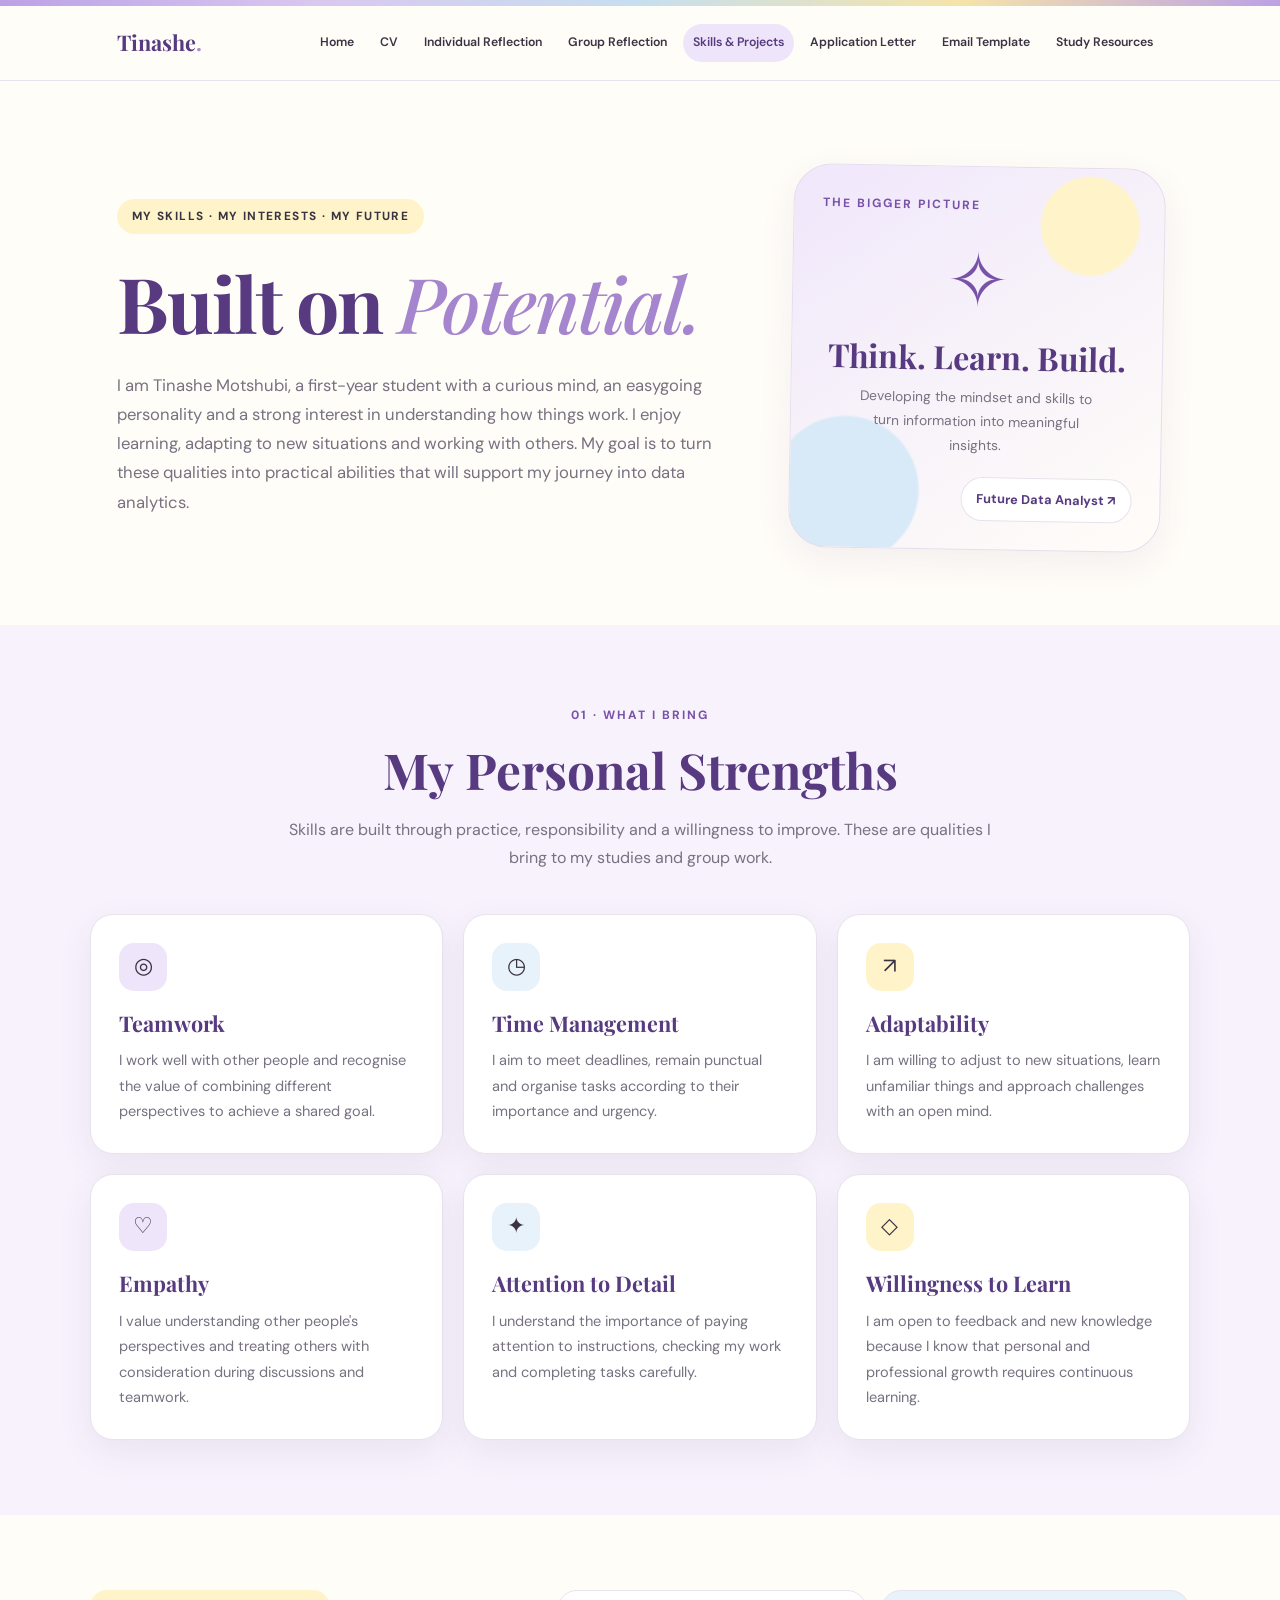
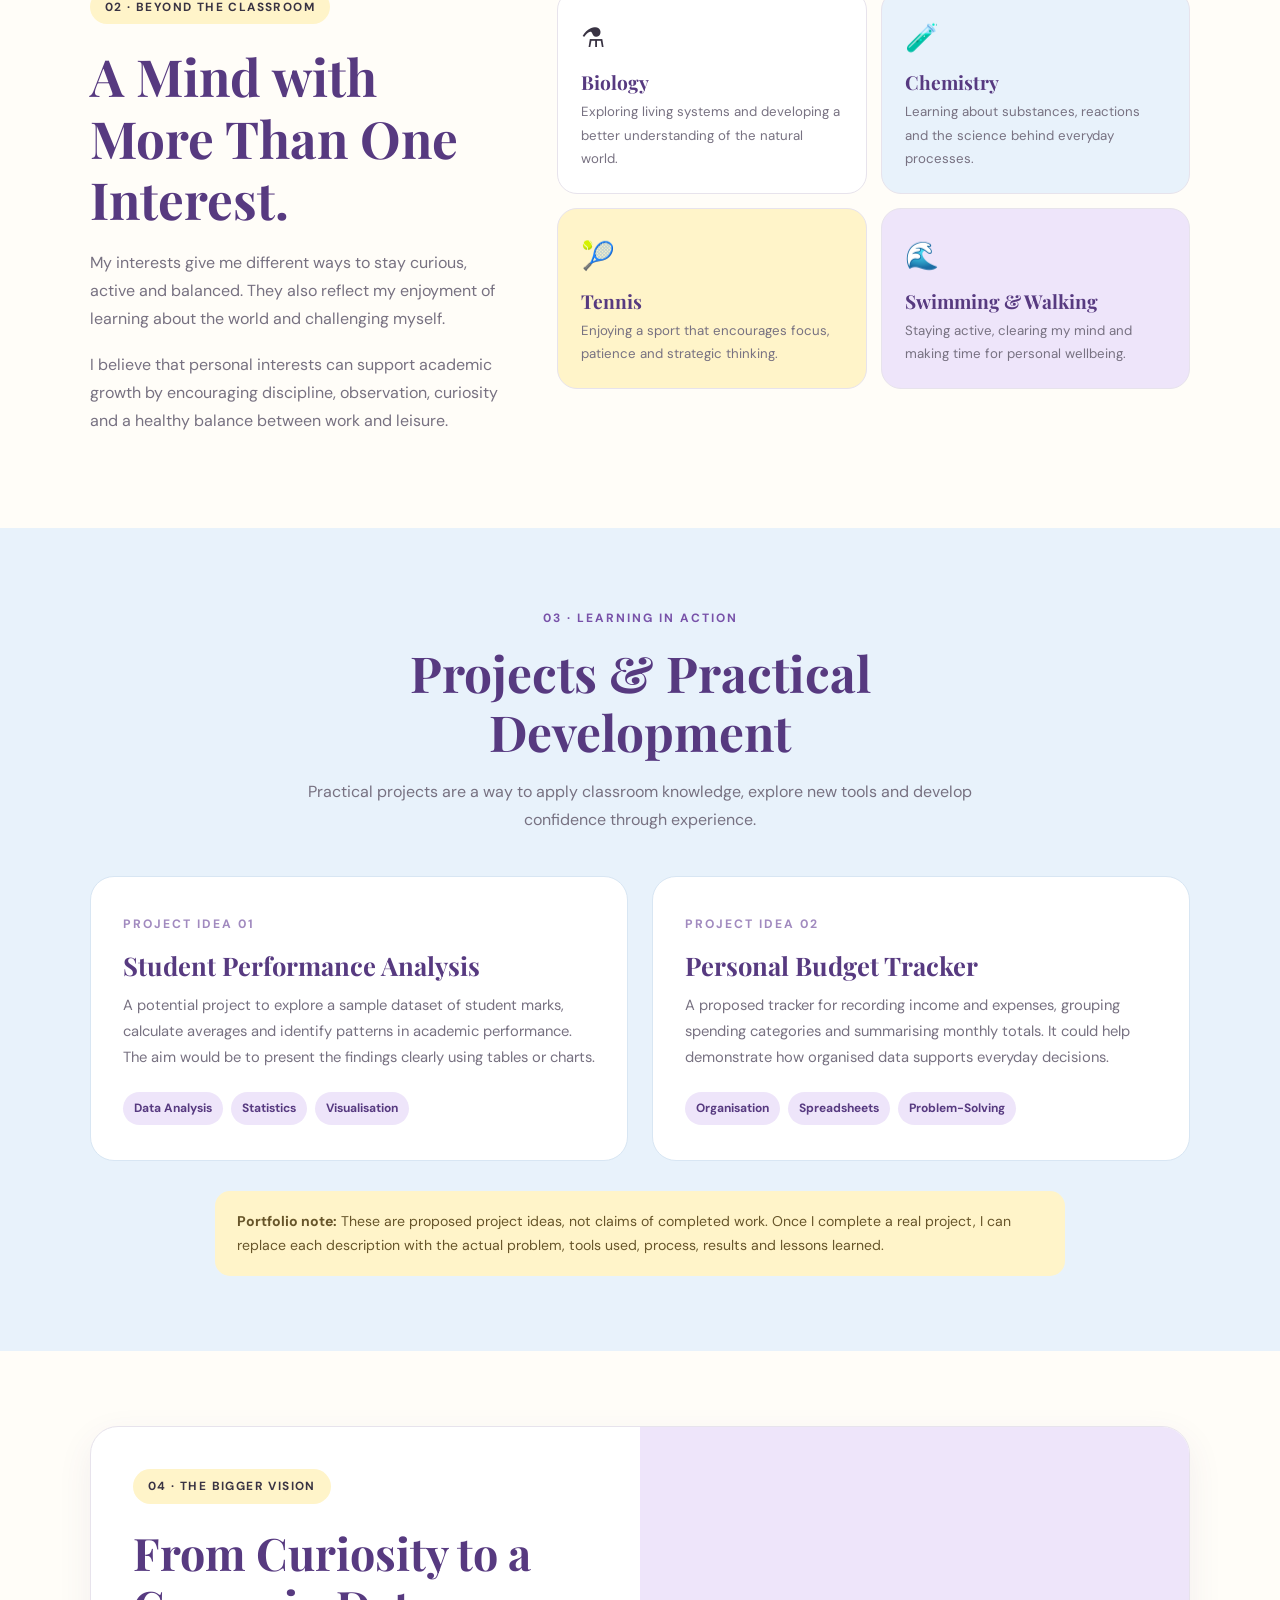
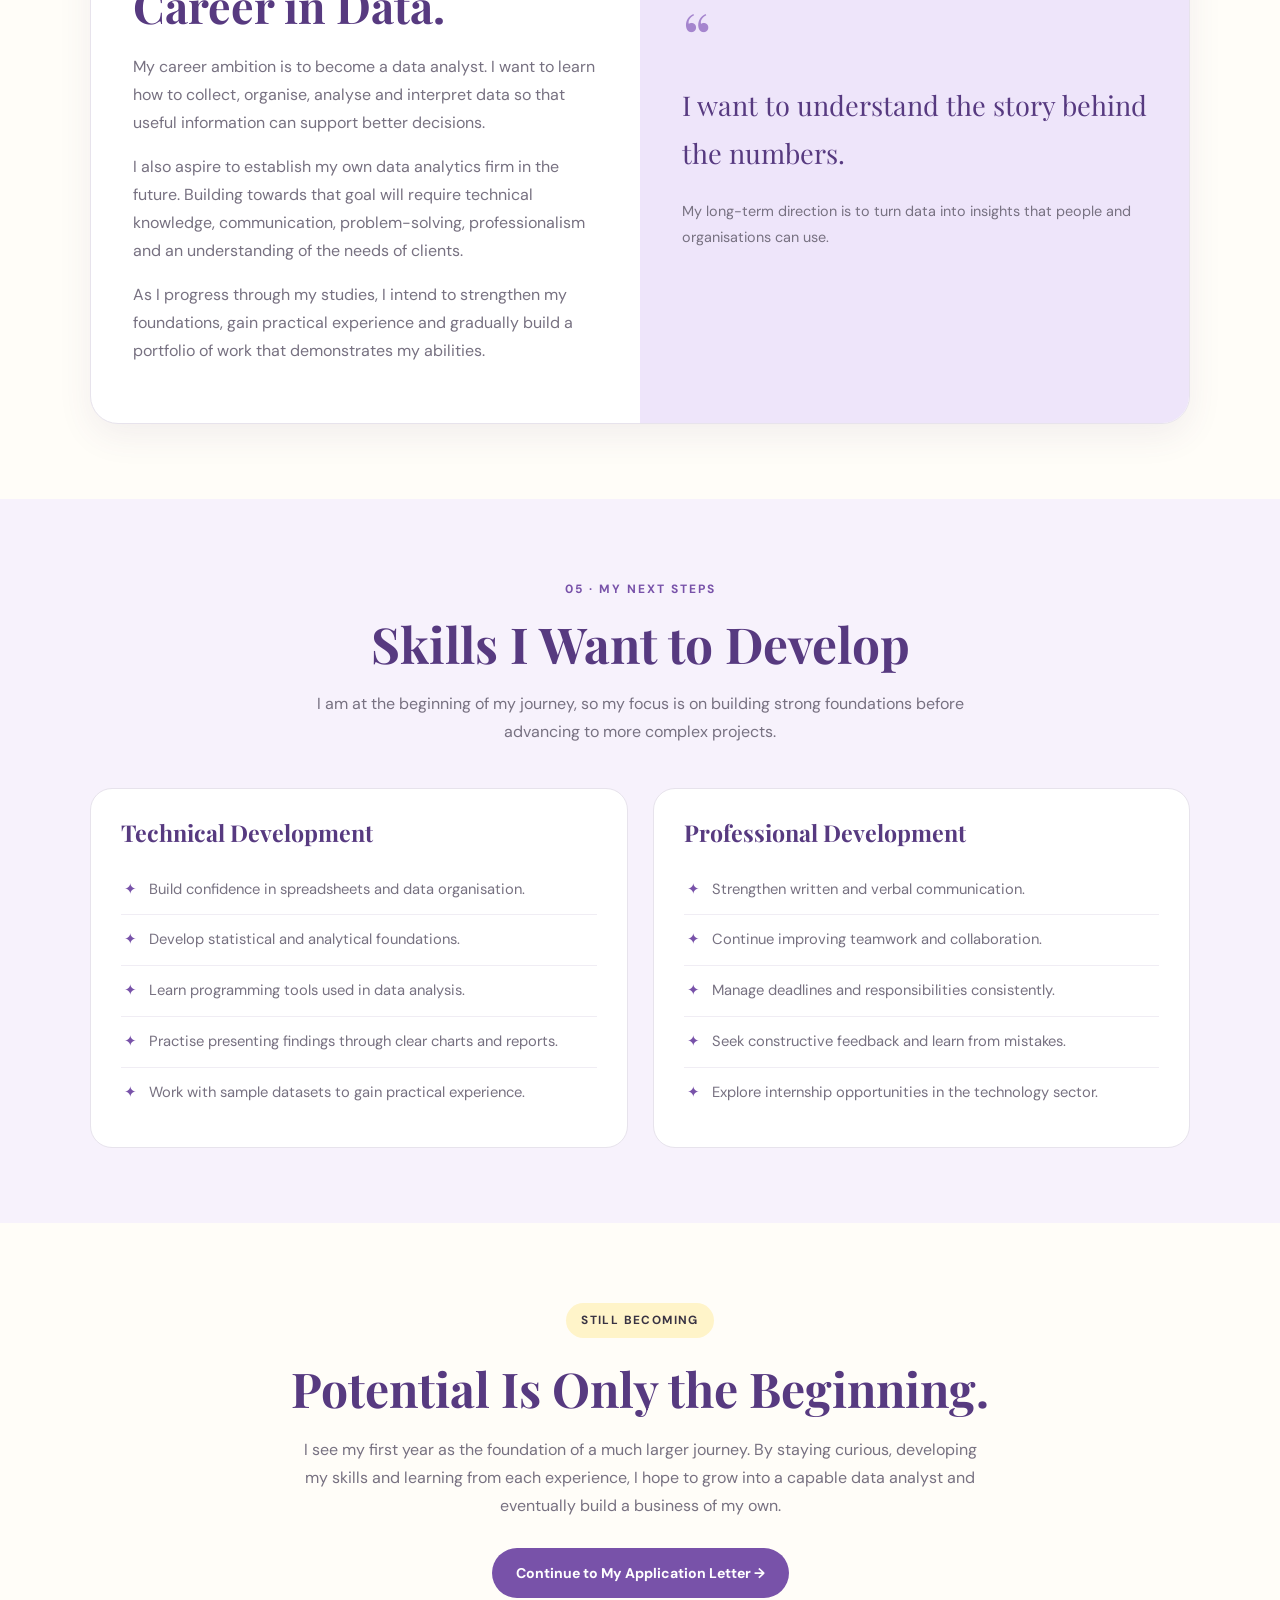
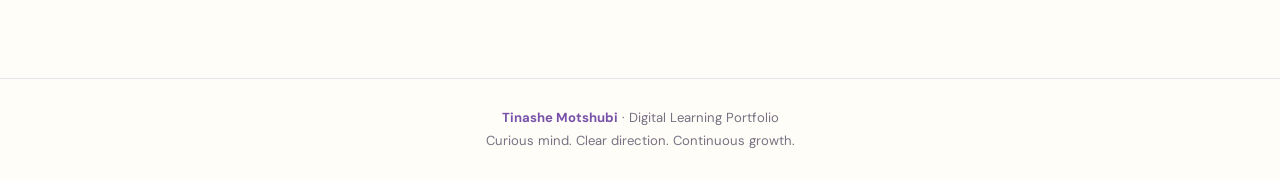
<file: skills-project.html>
<!DOCTYPE html>
<html lang="en">
<head>
  <meta charset="UTF-8">
  <meta name="viewport" content="width=device-width, initial-scale=1.0">
  <meta name="description" content="Tinashe Motshubi's skills, interests, developing abilities and career ambitions in data analytics.">
  <title>Skills & Projects | Tinashe Motshubi</title>

  <link rel="preconnect" href="https://fonts.googleapis.com">
  <link rel="preconnect" href="https://fonts.gstatic.com" crossorigin>
  <link href="https://fonts.googleapis.com/css2?family=DM+Sans:wght@400;500;600;700&family=Playfair+Display:wght@500;600;700&display=swap" rel="stylesheet">

  <style>
    :root {
      --cream: #fffdf8;
      --white: #ffffff;
      --purple: #7852a9;
      --purple-dark: #573a80;
      --lilac: #eee5fa;
      --blue: #e8f2fb;
      --yellow: #fff4c9;
      --silver: #e7e3ec;
      --text: #393343;
      --muted: #777181;
      --shadow: 0 12px 35px rgba(84, 61, 112, 0.08);
    }

    * {
      margin: 0;
      padding: 0;
      box-sizing: border-box;
    }

    html {
      scroll-behavior: smooth;
    }

    body {
      font-family: "DM Sans", sans-serif;
      background: var(--cream);
      color: var(--text);
      line-height: 1.75;
    }

    a {
      color: inherit;
      text-decoration: none;
    }

    .top-strip {
      height: 6px;
      background: linear-gradient(
        90deg,
        #bca1e6,
        #d9c8f0,
        #c6dfef,
        #f5e4a9,
        #bca1e6
      );
    }

    header {
      position: sticky;
      top: 0;
      z-index: 100;
      background: rgba(255, 253, 248, 0.97);
      border-bottom: 1px solid var(--silver);
    }

    .nav-container {
      max-width: 1200px;
      margin: auto;
      padding: 18px 6%;
      display: flex;
      justify-content: space-between;
      align-items: center;
      gap: 24px;
    }

    .brand {
      font-family: "Playfair Display", serif;
      font-size: 1.35rem;
      font-weight: 700;
      color: var(--purple-dark);
      white-space: nowrap;
    }

    .brand span {
      color: #ad8bd5;
    }

    .menu-toggle {
      display: none;
      padding: 8px 12px;
      background: white;
      border: 1px solid var(--silver);
      border-radius: 10px;
      font: inherit;
      color: var(--purple-dark);
      cursor: pointer;
    }

    nav {
      display: flex;
      flex-wrap: wrap;
      justify-content: flex-end;
      gap: 6px;
    }

    nav a {
      padding: 8px 10px;
      border-radius: 30px;
      font-size: 0.77rem;
      font-weight: 600;
      transition: 0.25s;
    }

    nav a:hover,
    nav a.active {
      background: var(--lilac);
      color: var(--purple-dark);
    }

    .hero {
      max-width: 1200px;
      margin: auto;
      padding: 85px 6% 75px;
      display: grid;
      grid-template-columns: 1.25fr 0.75fr;
      align-items: center;
      gap: 55px;
    }

    .eyebrow {
      display: inline-block;
      background: var(--yellow);
      padding: 7px 15px;
      border-radius: 30px;
      font-size: 0.74rem;
      font-weight: 700;
      letter-spacing: 1.4px;
      text-transform: uppercase;
      margin-bottom: 22px;
    }

    h1,
    h2,
    h3 {
      font-family: "Playfair Display", serif;
      line-height: 1.2;
    }

    h1 {
      font-size: clamp(2.8rem, 6vw, 5rem);
      color: var(--purple-dark);
      letter-spacing: -2px;
      margin-bottom: 23px;
    }

    h1 em {
      color: #a585ce;
      font-weight: 500;
    }

    .hero p {
      max-width: 620px;
      color: var(--muted);
      font-size: 1.04rem;
    }

    .hero-art {
      min-height: 350px;
      border-radius: 38px;
      padding: 28px;
      background:
        radial-gradient(circle at 80% 15%, #fff4c9 0 11%, transparent 11.5%),
        radial-gradient(circle at 15% 85%, #d8eaf8 0 16%, transparent 16.5%),
        linear-gradient(145deg, #f0e7fb, #fffdf8);
      border: 1px solid #e6dcef;
      box-shadow: var(--shadow);
      display: flex;
      flex-direction: column;
      justify-content: space-between;
      transform: rotate(1deg);
    }

    .art-label {
      font-size: 0.75rem;
      font-weight: 700;
      letter-spacing: 2px;
      color: var(--purple);
      text-transform: uppercase;
    }

    .art-center {
      text-align: center;
      padding: 20px 0;
    }

    .art-symbol {
      font-size: 4.7rem;
      color: var(--purple);
      line-height: 1.2;
    }

    .art-center h2 {
      color: var(--purple-dark);
      font-size: 2rem;
      margin-top: 12px;
    }

    .art-center p {
      font-size: 0.86rem;
      margin: 8px auto 0;
      max-width: 260px;
    }

    .art-bottom {
      align-self: flex-end;
      background: white;
      border: 1px solid var(--silver);
      padding: 10px 15px;
      border-radius: 30px;
      font-size: 0.8rem;
      font-weight: 700;
      color: var(--purple-dark);
    }

    .section {
      padding: 75px 6%;
    }

    .section-inner {
      max-width: 1100px;
      margin: auto;
    }

    .section-heading {
      max-width: 720px;
      margin: 0 auto 42px;
      text-align: center;
    }

    .section-heading span {
      color: var(--purple);
      text-transform: uppercase;
      letter-spacing: 2px;
      font-size: 0.75rem;
      font-weight: 700;
    }

    .section-heading h2 {
      color: var(--purple-dark);
      font-size: clamp(2rem, 4vw, 3.1rem);
      margin: 12px 0 16px;
    }

    .section-heading p {
      color: var(--muted);
    }

    .skills-section {
      background: #f7f2fc;
    }

    .skills-grid {
      display: grid;
      grid-template-columns: repeat(3, minmax(0, 1fr));
      gap: 20px;
    }

    .skill-card {
      padding: 28px;
      border-radius: 23px;
      background: white;
      border: 1px solid var(--silver);
      box-shadow: var(--shadow);
      transition: transform 0.25s;
    }

    .skill-card:hover {
      transform: translateY(-5px);
    }

    .skill-icon {
      width: 48px;
      height: 48px;
      display: grid;
      place-items: center;
      background: var(--lilac);
      border-radius: 15px;
      font-size: 1.35rem;
      margin-bottom: 20px;
    }

    .skill-card:nth-child(3n + 2) .skill-icon {
      background: var(--blue);
    }

    .skill-card:nth-child(3n) .skill-icon {
      background: var(--yellow);
    }

    .skill-card h3 {
      font-size: 1.35rem;
      color: var(--purple-dark);
      margin-bottom: 12px;
    }

    .skill-card p {
      font-size: 0.91rem;
      color: var(--muted);
    }

    .interests-layout {
      display: grid;
      grid-template-columns: 0.8fr 1.2fr;
      gap: 45px;
      align-items: start;
    }

    .interests-intro h2 {
      color: var(--purple-dark);
      font-size: clamp(2.2rem, 4vw, 3.2rem);
      margin-bottom: 18px;
    }

    .interests-intro p {
      color: var(--muted);
      margin-bottom: 18px;
    }

    .interest-list {
      display: grid;
      grid-template-columns: repeat(2, minmax(0, 1fr));
      gap: 14px;
    }

    .interest-item {
      min-height: 150px;
      border: 1px solid var(--silver);
      border-radius: 20px;
      padding: 23px;
      background: white;
    }

    .interest-item:nth-child(2) {
      background: var(--blue);
    }

    .interest-item:nth-child(3) {
      background: var(--yellow);
    }

    .interest-item:nth-child(4) {
      background: var(--lilac);
    }

    .interest-item .emoji {
      display: block;
      font-size: 1.7rem;
      margin-bottom: 10px;
    }

    .interest-item h3 {
      font-size: 1.2rem;
      color: var(--purple-dark);
      margin-bottom: 6px;
    }

    .interest-item p {
      font-size: 0.83rem;
      color: var(--muted);
    }

    .projects-section {
      background: var(--blue);
    }

    .projects-grid {
      display: grid;
      grid-template-columns: repeat(2, minmax(0, 1fr));
      gap: 24px;
    }

    .project-card {
      background: white;
      border: 1px solid #d8e6f3;
      border-radius: 24px;
      padding: 32px;
    }

    .project-number {
      color: #a18abf;
      font-size: 0.76rem;
      font-weight: 700;
      letter-spacing: 2px;
    }

    .project-card h3 {
      font-size: 1.6rem;
      color: var(--purple-dark);
      margin: 13px 0;
    }

    .project-card p {
      color: var(--muted);
      font-size: 0.92rem;
      margin-bottom: 18px;
    }

    .project-tag {
      display: inline-block;
      background: var(--lilac);
      color: var(--purple-dark);
      padding: 6px 11px;
      border-radius: 20px;
      margin: 3px 4px 3px 0;
      font-size: 0.75rem;
      font-weight: 700;
    }

    .project-note {
      max-width: 850px;
      margin: 30px auto 0;
      padding: 18px 22px;
      border-radius: 15px;
      background: var(--yellow);
      color: #67552a;
      font-size: 0.88rem;
    }

    .career-section {
      background: var(--cream);
    }

    .career-panel {
      background: white;
      border: 1px solid var(--silver);
      border-radius: 28px;
      box-shadow: var(--shadow);
      overflow: hidden;
      display: grid;
      grid-template-columns: 1fr 1fr;
    }

    .career-copy {
      padding: 42px;
    }

    .career-copy h2 {
      color: var(--purple-dark);
      font-size: clamp(2rem, 4vw, 2.8rem);
      margin-bottom: 20px;
    }

    .career-copy p {
      color: var(--muted);
      margin-bottom: 16px;
    }

    .career-quote {
      padding: 42px;
      background: var(--lilac);
      display: flex;
      flex-direction: column;
      justify-content: center;
    }

    .career-quote .quote-mark {
      font-family: "Playfair Display", serif;
      font-size: 4.5rem;
      line-height: 1;
      color: #a585ce;
    }

    .career-quote blockquote {
      font-family: "Playfair Display", serif;
      font-size: 1.7rem;
      color: var(--purple-dark);
      margin: 10px 0 22px;
    }

    .career-quote p {
      font-size: 0.9rem;
      color: var(--muted);
    }

    .development-section {
      background: #f7f2fc;
    }

    .development-grid {
      display: grid;
      grid-template-columns: 1fr 1fr;
      gap: 25px;
    }

    .development-card {
      background: white;
      border: 1px solid var(--silver);
      border-radius: 22px;
      padding: 30px;
    }

    .development-card h3 {
      font-size: 1.45rem;
      color: var(--purple-dark);
      margin-bottom: 18px;
    }

    .development-card ul {
      list-style: none;
    }

    .development-card li {
      padding: 12px 0 12px 28px;
      border-bottom: 1px solid #f0edf4;
      position: relative;
      color: var(--muted);
      font-size: 0.92rem;
    }

    .development-card li:last-child {
      border-bottom: none;
    }

    .development-card li::before {
      content: "✦";
      position: absolute;
      left: 3px;
      color: var(--purple);
    }

    .closing {
      text-align: center;
      padding: 80px 6%;
    }

    .closing h2 {
      font-size: clamp(2rem, 4vw, 3rem);
      color: var(--purple-dark);
      margin-bottom: 18px;
    }

    .closing p {
      max-width: 680px;
      margin: auto;
      color: var(--muted);
    }

    .next-link {
      display: inline-block;
      margin-top: 28px;
      background: var(--purple);
      color: white;
      padding: 13px 24px;
      border-radius: 30px;
      font-size: 0.88rem;
      font-weight: 700;
      transition: 0.25s;
    }

    .next-link:hover {
      background: var(--purple-dark);
      transform: translateY(-2px);
    }

    footer {
      border-top: 1px solid var(--silver);
      padding: 28px 6%;
      text-align: center;
      color: var(--muted);
      font-size: 0.82rem;
    }

    footer strong {
      color: var(--purple);
    }

    @media (max-width: 900px) {
      .nav-container {
        flex-wrap: wrap;
      }

      .menu-toggle {
        display: block;
      }

      nav {
        display: none;
        width: 100%;
        flex-direction: column;
        align-items: stretch;
      }

      nav.open {
        display: flex;
      }

      nav a {
        padding: 10px 13px;
      }

      .hero {
        grid-template-columns: 1fr;
        gap: 35px;
      }

      .hero-art {
        max-width: 600px;
        width: 100%;
      }

      .skills-grid {
        grid-template-columns: repeat(2, minmax(0, 1fr));
      }

      .interests-layout {
        grid-template-columns: 1fr;
      }

      .career-panel {
        grid-template-columns: 1fr;
      }
    }

    @media (max-width: 600px) {
      .section {
        padding: 55px 6%;
      }

      .skills-grid,
      .projects-grid,
      .development-grid,
      .interest-list {
        grid-template-columns: 1fr;
      }

      .career-copy,
      .career-quote {
        padding: 28px 24px;
      }

      h1 {
        letter-spacing: -1px;
      }

      .hero-art {
        min-height: 300px;
      }
    }

    @media print {
      header,
      .top-strip,
      .menu-toggle,
      .next-link {
        display: none !important;
      }

      body {
        background: white;
      }

      .section,
      .hero,
      .closing {
        padding: 25px 0;
      }

      .skill-card,
      .project-card,
      .career-panel,
      .development-card {
        box-shadow: none;
        break-inside: avoid;
      }
    }
  </style>
</head>

<body>
  <div class="top-strip"></div>

  <header>
    <div class="nav-container">
      <a href="index.html" class="brand">Tinashe<span>.</span></a>

      <button
        class="menu-toggle"
        id="menuToggle"
        aria-label="Toggle navigation"
        aria-expanded="false"
      >
        ☰ Menu
      </button>

      <nav id="mainNav">
        <a href="index.html">Home</a>
        <a href="cv.html">CV</a>
        <a href="individual-reflection.html">Individual Reflection</a>
        <a href="group-reflection.html">Group Reflection</a>
        <a href="skills-projects.html" class="active">Skills & Projects</a>
        <a href="application-letter.html">Application Letter</a>
        <a href="email-template.html">Email Template</a>
        <a href="study-resources.html">Study Resources</a>
      </nav>
    </div>
  </header>

  <main>
    <section class="hero">
      <div>
        <span class="eyebrow">My Skills · My Interests · My Future</span>

        <h1>Built on <em>Potential.</em></h1>

        <p>
          I am Tinashe Motshubi, a first-year student with a curious mind,
          an easygoing personality and a strong interest in understanding
          how things work. I enjoy learning, adapting to new situations and
          working with others. My goal is to turn these qualities into
          practical abilities that will support my journey into data analytics.
        </p>
      </div>

      <div class="hero-art">
        <span class="art-label">The Bigger Picture</span>

        <div class="art-center">
          <div class="art-symbol">✧</div>
          <h2>Think. Learn. Build.</h2>
          <p>
            Developing the mindset and skills to turn information into
            meaningful insights.
          </p>
        </div>

        <span class="art-bottom">Future Data Analyst ↗</span>
      </div>
    </section>

    <section class="section skills-section">
      <div class="section-inner">
        <div class="section-heading">
          <span>01 · What I Bring</span>
          <h2>My Personal Strengths</h2>
          <p>
            Skills are built through practice, responsibility and a willingness
            to improve. These are qualities I bring to my studies and group work.
          </p>
        </div>

        <div class="skills-grid">
          <article class="skill-card">
            <div class="skill-icon">◎</div>
            <h3>Teamwork</h3>
            <p>
              I work well with other people and recognise the value of
              combining different perspectives to achieve a shared goal.
            </p>
          </article>

          <article class="skill-card">
            <div class="skill-icon">◷</div>
            <h3>Time Management</h3>
            <p>
              I aim to meet deadlines, remain punctual and organise tasks
              according to their importance and urgency.
            </p>
          </article>

          <article class="skill-card">
            <div class="skill-icon">↗</div>
            <h3>Adaptability</h3>
            <p>
              I am willing to adjust to new situations, learn unfamiliar
              things and approach challenges with an open mind.
            </p>
          </article>

          <article class="skill-card">
            <div class="skill-icon">♡</div>
            <h3>Empathy</h3>
            <p>
              I value understanding other people's perspectives and treating
              others with consideration during discussions and teamwork.
            </p>
          </article>

          <article class="skill-card">
            <div class="skill-icon">✦</div>
            <h3>Attention to Detail</h3>
            <p>
              I understand the importance of paying attention to instructions,
              checking my work and completing tasks carefully.
            </p>
          </article>

          <article class="skill-card">
            <div class="skill-icon">◇</div>
            <h3>Willingness to Learn</h3>
            <p>
              I am open to feedback and new knowledge because I know that
              personal and professional growth requires continuous learning.
            </p>
          </article>
        </div>
      </div>
    </section>

    <section class="section">
      <div class="section-inner interests-layout">
        <div class="interests-intro">
          <span class="eyebrow">02 · Beyond the Classroom</span>
          <h2>A Mind with More Than One Interest.</h2>

          <p>
            My interests give me different ways to stay curious, active and
            balanced. They also reflect my enjoyment of learning about the
            world and challenging myself.
          </p>

          <p>
            I believe that personal interests can support academic growth
            by encouraging discipline, observation, curiosity and a healthy
            balance between work and leisure.
          </p>
        </div>

        <div class="interest-list">
          <article class="interest-item">
            <span class="emoji">⚗</span>
            <h3>Biology</h3>
            <p>
              Exploring living systems and developing a better understanding
              of the natural world.
            </p>
          </article>

          <article class="interest-item">
            <span class="emoji">🧪</span>
            <h3>Chemistry</h3>
            <p>
              Learning about substances, reactions and the science behind
              everyday processes.
            </p>
          </article>

          <article class="interest-item">
            <span class="emoji">🎾</span>
            <h3>Tennis</h3>
            <p>
              Enjoying a sport that encourages focus, patience and strategic
              thinking.
            </p>
          </article>

          <article class="interest-item">
            <span class="emoji">🌊</span>
            <h3>Swimming & Walking</h3>
            <p>
              Staying active, clearing my mind and making time for personal
              wellbeing.
            </p>
          </article>
        </div>
      </div>
    </section>

    <section class="section projects-section">
      <div class="section-inner">
        <div class="section-heading">
          <span>03 · Learning in Action</span>
          <h2>Projects & Practical Development</h2>
          <p>
            Practical projects are a way to apply classroom knowledge,
            explore new tools and develop confidence through experience.
          </p>
        </div>

        <div class="projects-grid">
          <article class="project-card">
            <span class="project-number">PROJECT IDEA 01</span>
            <h3>Student Performance Analysis</h3>
            <p>
              A potential project to explore a sample dataset of student
              marks, calculate averages and identify patterns in academic
              performance. The aim would be to present the findings clearly
              using tables or charts.
            </p>
            <span class="project-tag">Data Analysis</span>
            <span class="project-tag">Statistics</span>
            <span class="project-tag">Visualisation</span>
          </article>

          <article class="project-card">
            <span class="project-number">PROJECT IDEA 02</span>
            <h3>Personal Budget Tracker</h3>
            <p>
              A proposed tracker for recording income and expenses, grouping
              spending categories and summarising monthly totals. It could
              help demonstrate how organised data supports everyday decisions.
            </p>
            <span class="project-tag">Organisation</span>
            <span class="project-tag">Spreadsheets</span>
            <span class="project-tag">Problem-Solving</span>
          </article>
        </div>

        <div class="project-note">
          <strong>Portfolio note:</strong> These are proposed project ideas,
          not claims of completed work. Once I complete a real project, I can
          replace each description with the actual problem, tools used, process,
          results and lessons learned.
        </div>
      </div>
    </section>

    <section class="section career-section">
      <div class="section-inner">
        <div class="career-panel">
          <div class="career-copy">
            <span class="eyebrow">04 · The Bigger Vision</span>
            <h2>From Curiosity to a Career in Data.</h2>

            <p>
              My career ambition is to become a data analyst. I want to learn
              how to collect, organise, analyse and interpret data so that
              useful information can support better decisions.
            </p>

            <p>
              I also aspire to establish my own data analytics firm in the
              future. Building towards that goal will require technical
              knowledge, communication, problem-solving, professionalism
              and an understanding of the needs of clients.
            </p>

            <p>
              As I progress through my studies, I intend to strengthen my
              foundations, gain practical experience and gradually build
              a portfolio of work that demonstrates my abilities.
            </p>
          </div>

          <div class="career-quote">
            <div class="quote-mark">“</div>
            <blockquote>
              I want to understand the story behind the numbers.
            </blockquote>
            <p>
              My long-term direction is to turn data into insights that
              people and organisations can use.
            </p>
          </div>
        </div>
      </div>
    </section>

    <section class="section development-section">
      <div class="section-inner">
        <div class="section-heading">
          <span>05 · My Next Steps</span>
          <h2>Skills I Want to Develop</h2>
          <p>
            I am at the beginning of my journey, so my focus is on building
            strong foundations before advancing to more complex projects.
          </p>
        </div>

        <div class="development-grid">
          <article class="development-card">
            <h3>Technical Development</h3>
            <ul>
              <li>Build confidence in spreadsheets and data organisation.</li>
              <li>Develop statistical and analytical foundations.</li>
              <li>Learn programming tools used in data analysis.</li>
              <li>Practise presenting findings through clear charts and reports.</li>
              <li>Work with sample datasets to gain practical experience.</li>
            </ul>
          </article>

          <article class="development-card">
            <h3>Professional Development</h3>
            <ul>
              <li>Strengthen written and verbal communication.</li>
              <li>Continue improving teamwork and collaboration.</li>
              <li>Manage deadlines and responsibilities consistently.</li>
              <li>Seek constructive feedback and learn from mistakes.</li>
              <li>Explore internship opportunities in the technology sector.</li>
            </ul>
          </article>
        </div>
      </div>
    </section>

    <section class="closing">
      <span class="eyebrow">Still Becoming</span>
      <h2>Potential Is Only the Beginning.</h2>

      <p>
        I see my first year as the foundation of a much larger journey.
        By staying curious, developing my skills and learning from each
        experience, I hope to grow into a capable data analyst and
        eventually build a business of my own.
      </p>

      <a href="application-letter.html" class="next-link">
        Continue to My Application Letter →
      </a>
    </section>
  </main>

  <footer>
    <p><strong>Tinashe Motshubi</strong> · Digital Learning Portfolio</p>
    <p>Curious mind. Clear direction. Continuous growth.</p>
  </footer>

  <script>
    const menuToggle = document.getElementById("menuToggle");
    const mainNav = document.getElementById("mainNav");

    menuToggle.addEventListener("click", function () {
      const isOpen = mainNav.classList.toggle("open");
      menuToggle.setAttribute("aria-expanded", isOpen);
    });

    mainNav.querySelectorAll("a").forEach(function (link) {
      link.addEventListener("click", function () {
        mainNav.classList.remove("open");
        menuToggle.setAttribute("aria-expanded", "false");
      });
    });
  </script>
</body>
</html>
</file>
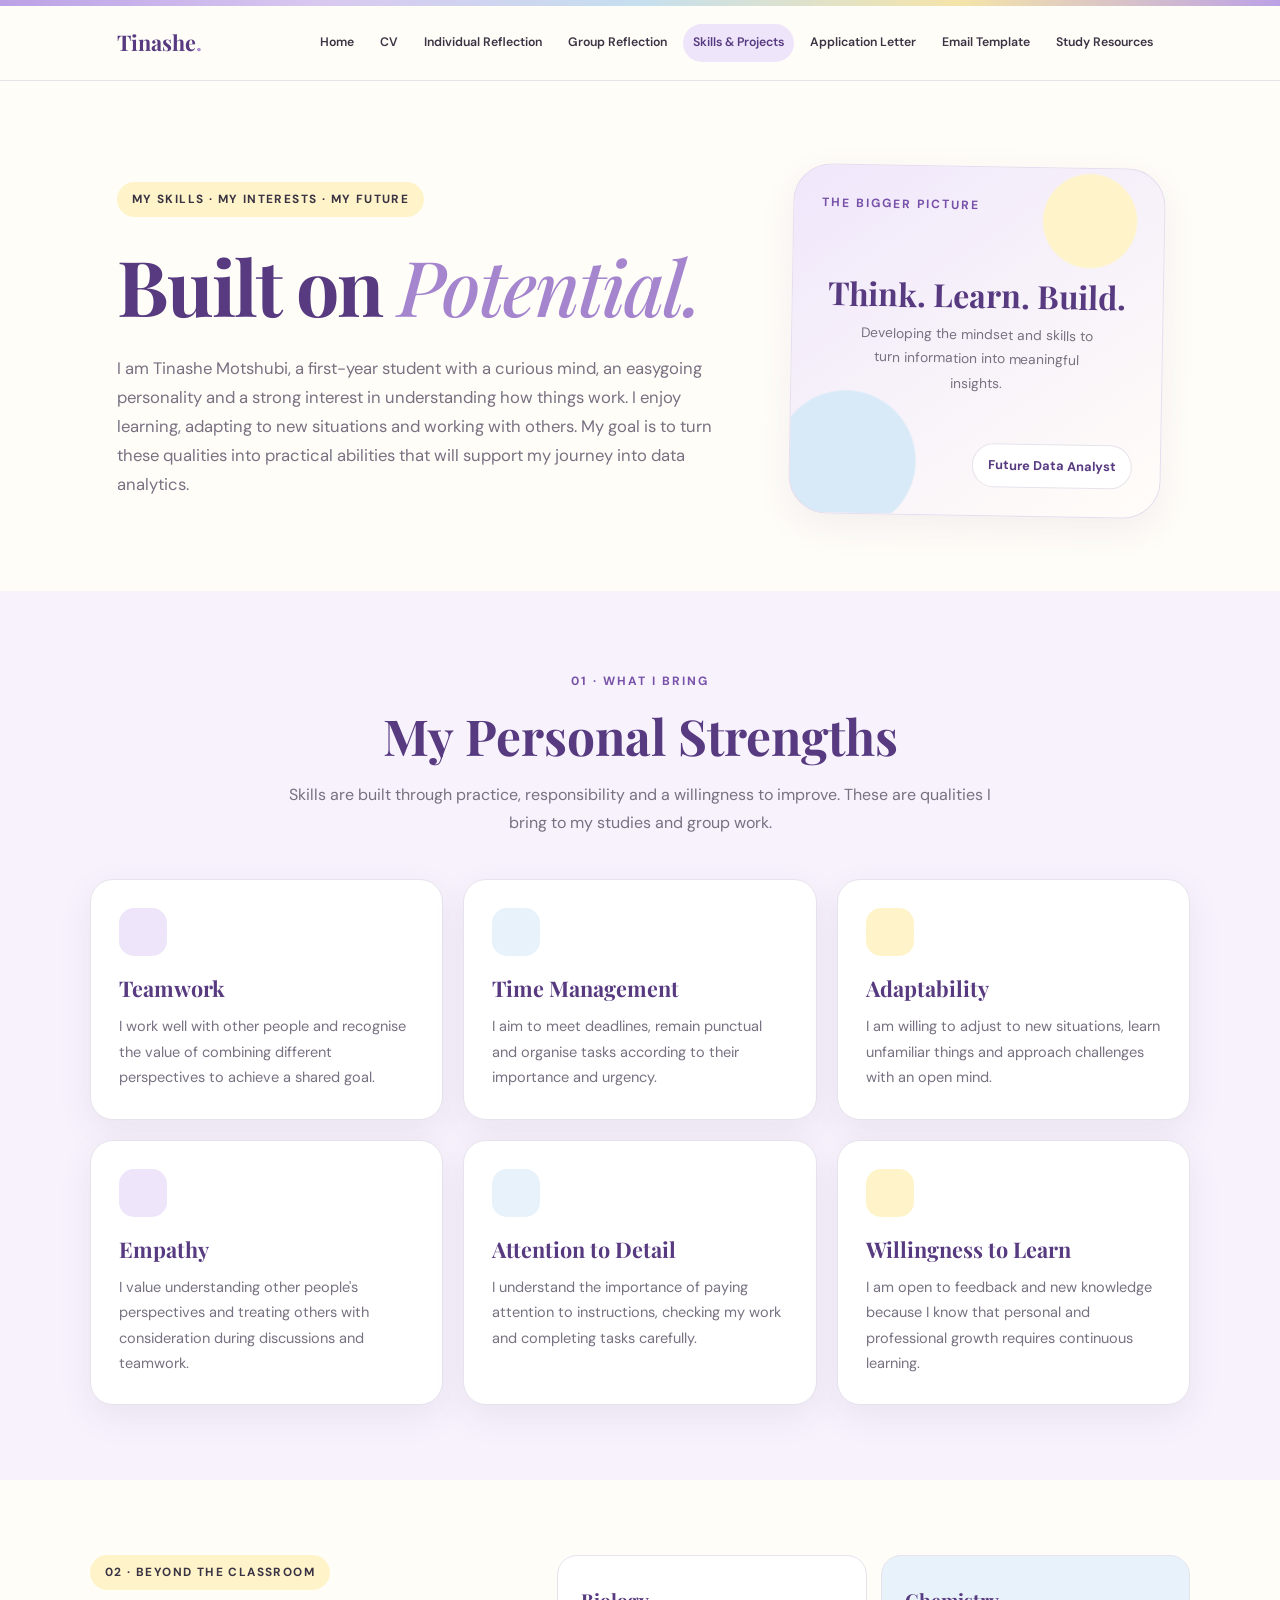
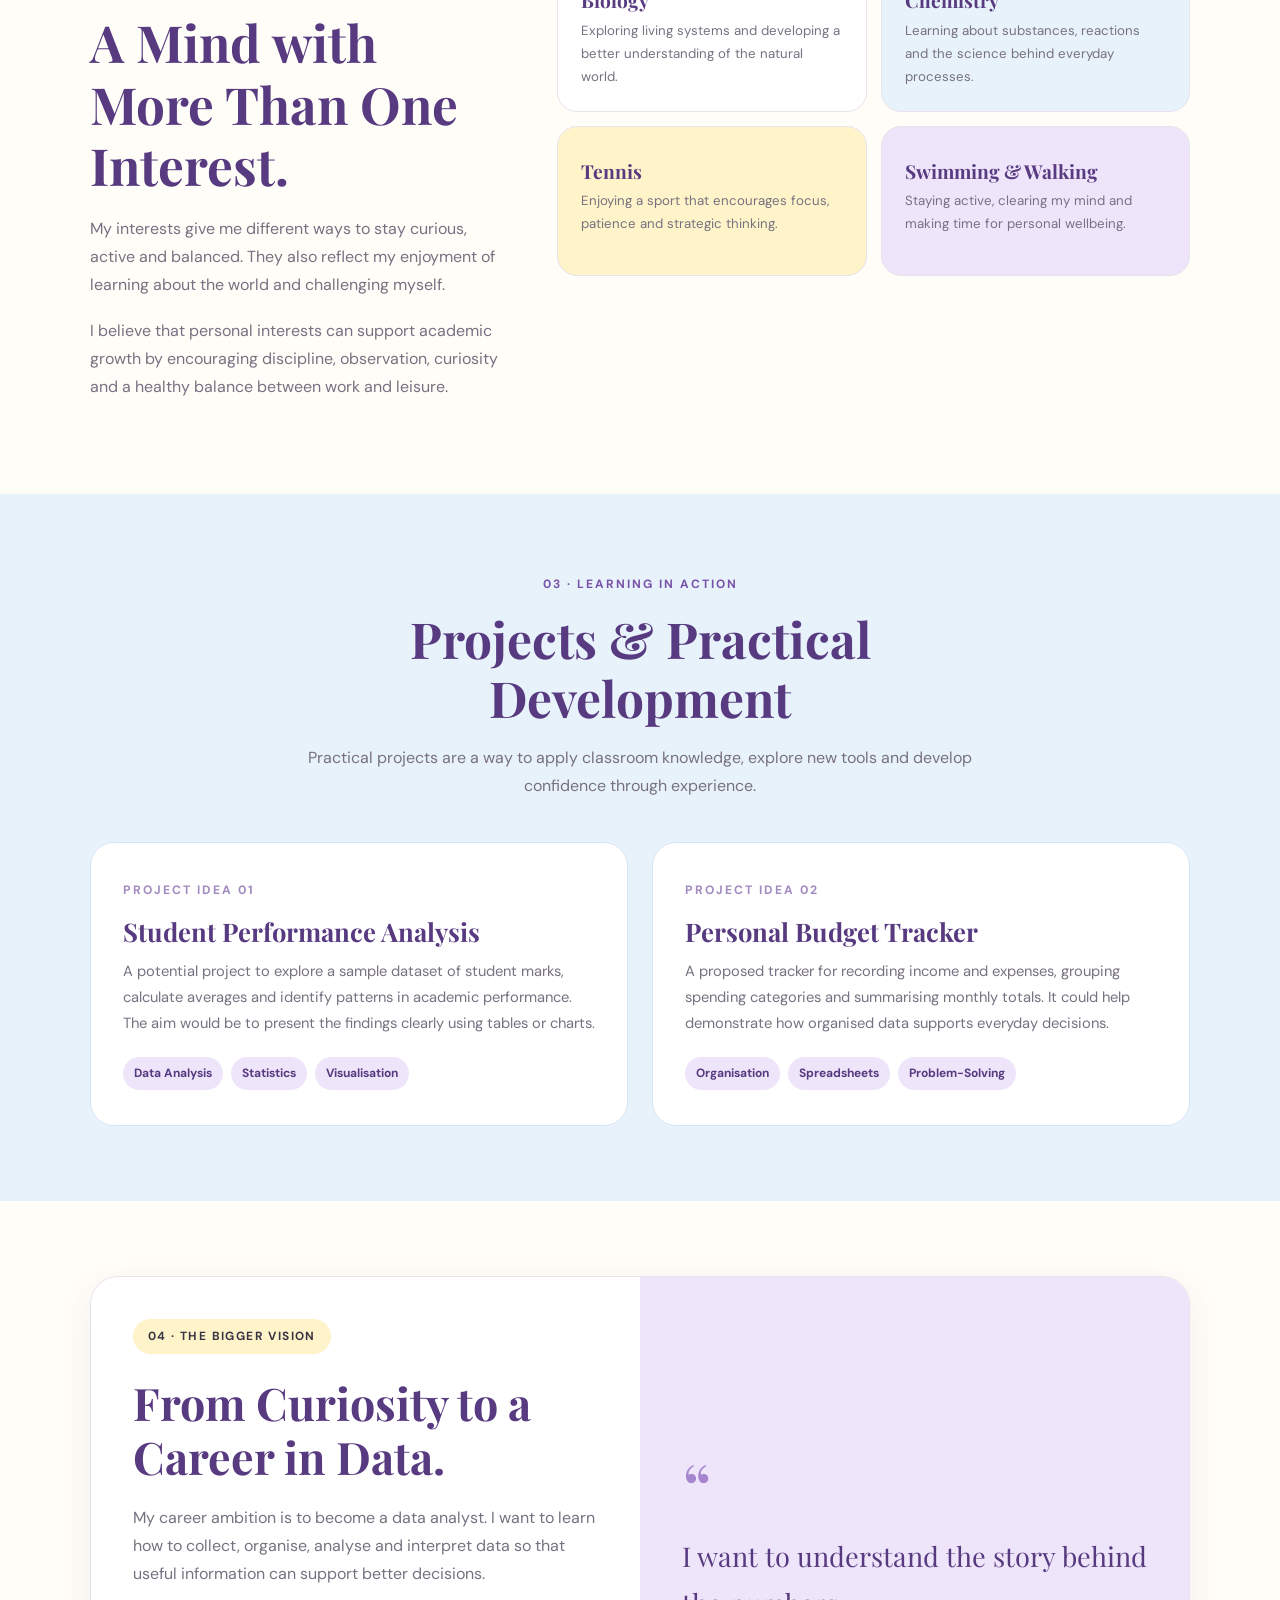
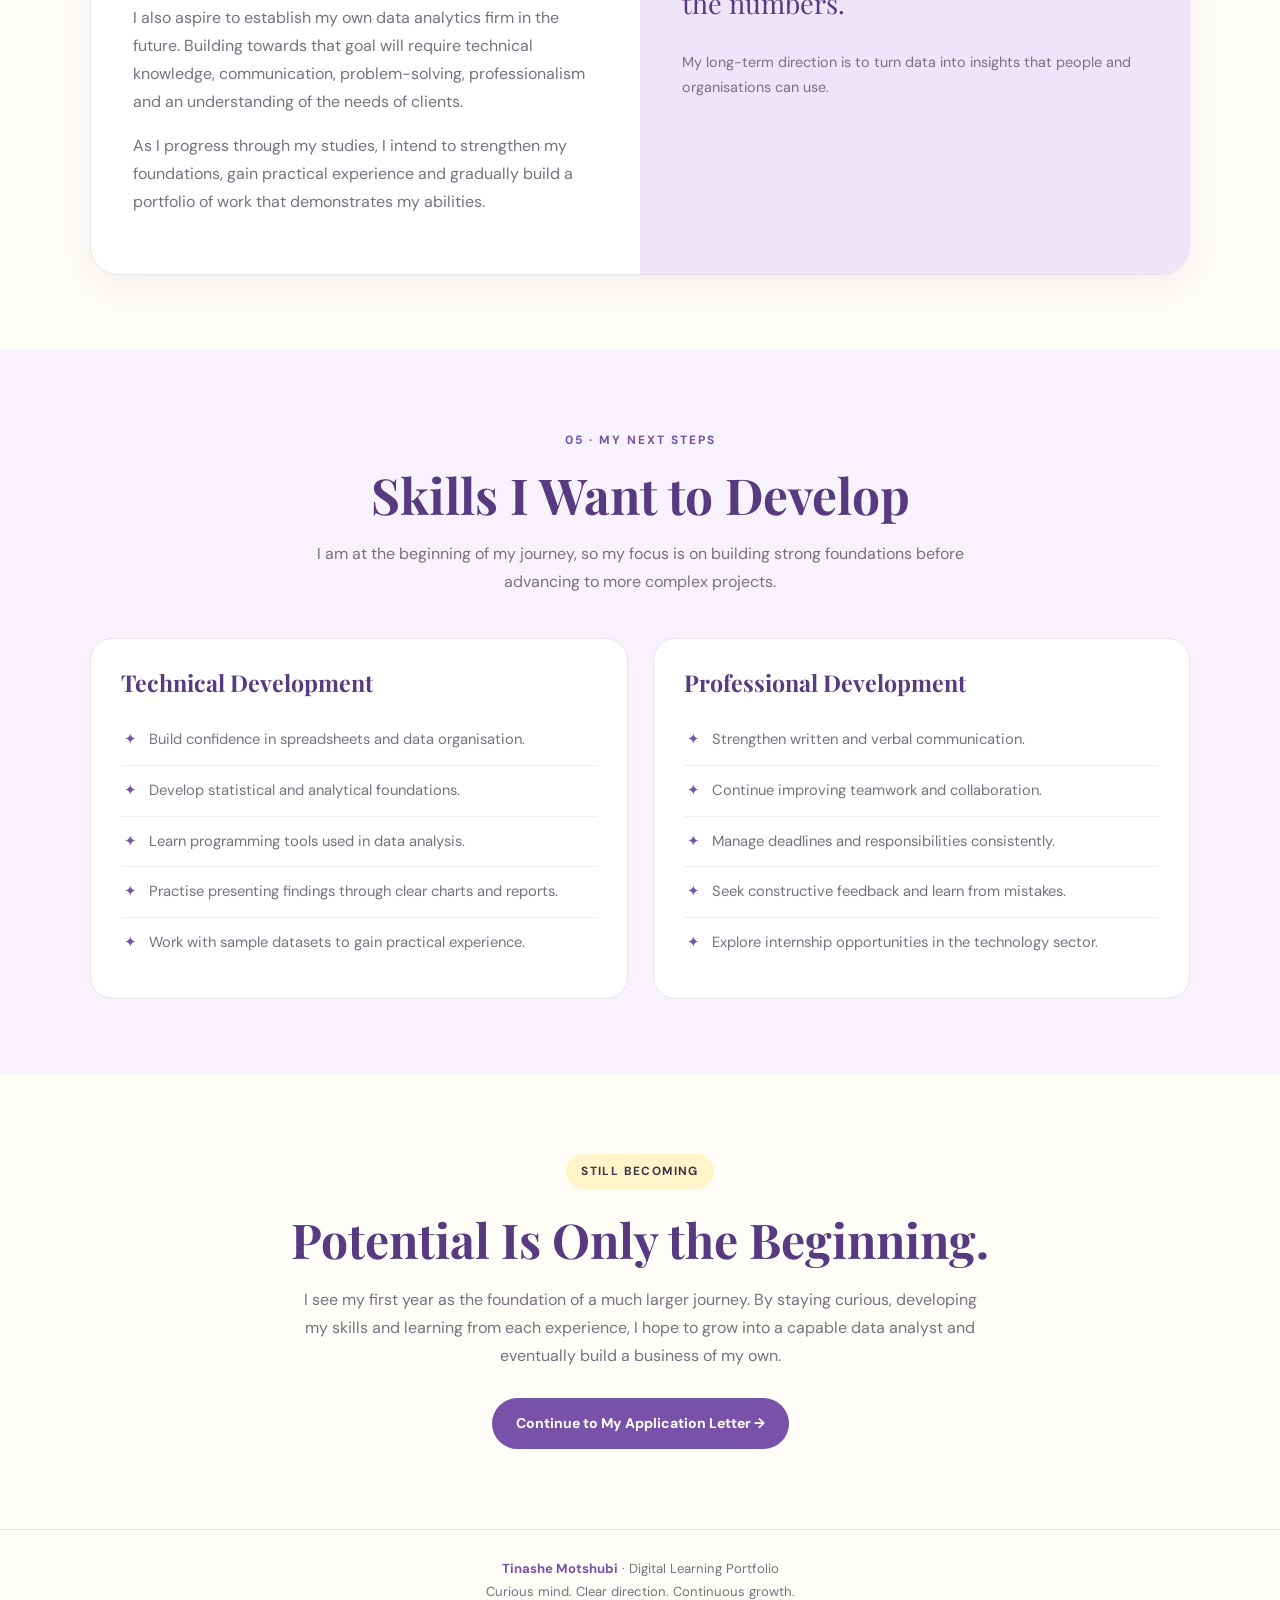
<file: skills-projects.html>
<!DOCTYPE html>
<html lang="en">
<head>
  <meta charset="UTF-8">
  <meta name="viewport" content="width=device-width, initial-scale=1.0">
  <meta name="description" content="Tinashe Motshubi's skills, interests, developing abilities and career ambitions in data analytics.">
  <title>Skills & Projects | Tinashe Motshubi</title>

  <link rel="preconnect" href="https://fonts.googleapis.com">
  <link rel="preconnect" href="https://fonts.gstatic.com" crossorigin>
  <link href="https://fonts.googleapis.com/css2?family=DM+Sans:wght@400;500;600;700&family=Playfair+Display:wght@500;600;700&display=swap" rel="stylesheet">

  <style>
    :root {
      --cream: #fffdf8;
      --white: #ffffff;
      --purple: #7852a9;
      --purple-dark: #573a80;
      --lilac: #eee5fa;
      --blue: #e8f2fb;
      --yellow: #fff4c9;
      --silver: #e7e3ec;
      --text: #393343;
      --muted: #777181;
      --shadow: 0 12px 35px rgba(84, 61, 112, 0.08);
    }

    * {
      margin: 0;
      padding: 0;
      box-sizing: border-box;
    }

    html {
      scroll-behavior: smooth;
    }

    body {
      font-family: "DM Sans", sans-serif;
      background: var(--cream);
      color: var(--text);
      line-height: 1.75;
    }

    a {
      color: inherit;
      text-decoration: none;
    }

    .top-strip {
      height: 6px;
      background: linear-gradient(
        90deg,
        #bca1e6,
        #d9c8f0,
        #c6dfef,
        #f5e4a9,
        #bca1e6
      );
    }

    header {
      position: sticky;
      top: 0;
      z-index: 100;
      background: rgba(255, 253, 248, 0.97);
      border-bottom: 1px solid var(--silver);
    }

    .nav-container {
      max-width: 1200px;
      margin: auto;
      padding: 18px 6%;
      display: flex;
      justify-content: space-between;
      align-items: center;
      gap: 24px;
    }

    .brand {
      font-family: "Playfair Display", serif;
      font-size: 1.35rem;
      font-weight: 700;
      color: var(--purple-dark);
      white-space: nowrap;
    }

    .brand span {
      color: #ad8bd5;
    }

    .menu-toggle {
      display: none;
      padding: 8px 12px;
      background: white;
      border: 1px solid var(--silver);
      border-radius: 10px;
      font: inherit;
      color: var(--purple-dark);
      cursor: pointer;
    }

    nav {
      display: flex;
      flex-wrap: wrap;
      justify-content: flex-end;
      gap: 6px;
    }

    nav a {
      padding: 8px 10px;
      border-radius: 30px;
      font-size: 0.77rem;
      font-weight: 600;
      transition: 0.25s;
    }

    nav a:hover,
    nav a.active {
      background: var(--lilac);
      color: var(--purple-dark);
    }

    .hero {
      max-width: 1200px;
      margin: auto;
      padding: 85px 6% 75px;
      display: grid;
      grid-template-columns: 1.25fr 0.75fr;
      align-items: center;
      gap: 55px;
    }

    .eyebrow {
      display: inline-block;
      background: var(--yellow);
      padding: 7px 15px;
      border-radius: 30px;
      font-size: 0.74rem;
      font-weight: 700;
      letter-spacing: 1.4px;
      text-transform: uppercase;
      margin-bottom: 22px;
    }

    h1,
    h2,
    h3 {
      font-family: "Playfair Display", serif;
      line-height: 1.2;
    }

    h1 {
      font-size: clamp(2.8rem, 6vw, 5rem);
      color: var(--purple-dark);
      letter-spacing: -2px;
      margin-bottom: 23px;
    }

    h1 em {
      color: #a585ce;
      font-weight: 500;
    }

    .hero p {
      max-width: 620px;
      color: var(--muted);
      font-size: 1.04rem;
    }

    .hero-art {
      min-height: 350px;
      border-radius: 38px;
      padding: 28px;
      background:
        radial-gradient(circle at 80% 15%, #fff4c9 0 11%, transparent 11.5%),
        radial-gradient(circle at 15% 85%, #d8eaf8 0 16%, transparent 16.5%),
        linear-gradient(145deg, #f0e7fb, #fffdf8);
      border: 1px solid #e6dcef;
      box-shadow: var(--shadow);
      display: flex;
      flex-direction: column;
      justify-content: space-between;
      transform: rotate(1deg);
    }

    .art-label {
      font-size: 0.75rem;
      font-weight: 700;
      letter-spacing: 2px;
      color: var(--purple);
      text-transform: uppercase;
    }

    .art-center {
      text-align: center;
      padding: 20px 0;
    }

    .art-symbol {
      font-size: 4.7rem;
      color: var(--purple);
      line-height: 1.2;
    }

    .art-center h2 {
      color: var(--purple-dark);
      font-size: 2rem;
      margin-top: 12px;
    }

    .art-center p {
      font-size: 0.86rem;
      margin: 8px auto 0;
      max-width: 260px;
    }

    .art-bottom {
      align-self: flex-end;
      background: white;
      border: 1px solid var(--silver);
      padding: 10px 15px;
      border-radius: 30px;
      font-size: 0.8rem;
      font-weight: 700;
      color: var(--purple-dark);
    }

    .section {
      padding: 75px 6%;
    }

    .section-inner {
      max-width: 1100px;
      margin: auto;
    }

    .section-heading {
      max-width: 720px;
      margin: 0 auto 42px;
      text-align: center;
    }

    .section-heading span {
      color: var(--purple);
      text-transform: uppercase;
      letter-spacing: 2px;
      font-size: 0.75rem;
      font-weight: 700;
    }

    .section-heading h2 {
      color: var(--purple-dark);
      font-size: clamp(2rem, 4vw, 3.1rem);
      margin: 12px 0 16px;
    }

    .section-heading p {
      color: var(--muted);
    }

    .skills-section {
      background: #f7f2fc;
    }

    .skills-grid {
      display: grid;
      grid-template-columns: repeat(3, minmax(0, 1fr));
      gap: 20px;
    }

    .skill-card {
      padding: 28px;
      border-radius: 23px;
      background: white;
      border: 1px solid var(--silver);
      box-shadow: var(--shadow);
      transition: transform 0.25s;
    }

    .skill-card:hover {
      transform: translateY(-5px);
    }

    .skill-icon {
      width: 48px;
      height: 48px;
      display: grid;
      place-items: center;
      background: var(--lilac);
      border-radius: 15px;
      font-size: 1.35rem;
      margin-bottom: 20px;
    }

    .skill-card:nth-child(3n + 2) .skill-icon {
      background: var(--blue);
    }

    .skill-card:nth-child(3n) .skill-icon {
      background: var(--yellow);
    }

    .skill-card h3 {
      font-size: 1.35rem;
      color: var(--purple-dark);
      margin-bottom: 12px;
    }

    .skill-card p {
      font-size: 0.91rem;
      color: var(--muted);
    }

    .interests-layout {
      display: grid;
      grid-template-columns: 0.8fr 1.2fr;
      gap: 45px;
      align-items: start;
    }

    .interests-intro h2 {
      color: var(--purple-dark);
      font-size: clamp(2.2rem, 4vw, 3.2rem);
      margin-bottom: 18px;
    }

    .interests-intro p {
      color: var(--muted);
      margin-bottom: 18px;
    }

    .interest-list {
      display: grid;
      grid-template-columns: repeat(2, minmax(0, 1fr));
      gap: 14px;
    }

    .interest-item {
      min-height: 150px;
      border: 1px solid var(--silver);
      border-radius: 20px;
      padding: 23px;
      background: white;
    }

    .interest-item:nth-child(2) {
      background: var(--blue);
    }

    .interest-item:nth-child(3) {
      background: var(--yellow);
    }

    .interest-item:nth-child(4) {
      background: var(--lilac);
    }

    .interest-item .emoji {
      display: block;
      font-size: 1.7rem;
      margin-bottom: 10px;
    }

    .interest-item h3 {
      font-size: 1.2rem;
      color: var(--purple-dark);
      margin-bottom: 6px;
    }

    .interest-item p {
      font-size: 0.83rem;
      color: var(--muted);
    }

    .projects-section {
      background: var(--blue);
    }

    .projects-grid {
      display: grid;
      grid-template-columns: repeat(2, minmax(0, 1fr));
      gap: 24px;
    }

    .project-card {
      background: white;
      border: 1px solid #d8e6f3;
      border-radius: 24px;
      padding: 32px;
    }

    .project-number {
      color: #a18abf;
      font-size: 0.76rem;
      font-weight: 700;
      letter-spacing: 2px;
    }

    .project-card h3 {
      font-size: 1.6rem;
      color: var(--purple-dark);
      margin: 13px 0;
    }

    .project-card p {
      color: var(--muted);
      font-size: 0.92rem;
      margin-bottom: 18px;
    }

    .project-tag {
      display: inline-block;
      background: var(--lilac);
      color: var(--purple-dark);
      padding: 6px 11px;
      border-radius: 20px;
      margin: 3px 4px 3px 0;
      font-size: 0.75rem;
      font-weight: 700;
    }

    .project-note {
      max-width: 850px;
      margin: 30px auto 0;
      padding: 18px 22px;
      border-radius: 15px;
      background: var(--yellow);
      color: #67552a;
      font-size: 0.88rem;
    }

    .career-section {
      background: var(--cream);
    }

    .career-panel {
      background: white;
      border: 1px solid var(--silver);
      border-radius: 28px;
      box-shadow: var(--shadow);
      overflow: hidden;
      display: grid;
      grid-template-columns: 1fr 1fr;
    }

    .career-copy {
      padding: 42px;
    }

    .career-copy h2 {
      color: var(--purple-dark);
      font-size: clamp(2rem, 4vw, 2.8rem);
      margin-bottom: 20px;
    }

    .career-copy p {
      color: var(--muted);
      margin-bottom: 16px;
    }

    .career-quote {
      padding: 42px;
      background: var(--lilac);
      display: flex;
      flex-direction: column;
      justify-content: center;
    }

    .career-quote .quote-mark {
      font-family: "Playfair Display", serif;
      font-size: 4.5rem;
      line-height: 1;
      color: #a585ce;
    }

    .career-quote blockquote {
      font-family: "Playfair Display", serif;
      font-size: 1.7rem;
      color: var(--purple-dark);
      margin: 10px 0 22px;
    }

    .career-quote p {
      font-size: 0.9rem;
      color: var(--muted);
    }

    .development-section {
      background: #f7f2fc;
    }

    .development-grid {
      display: grid;
      grid-template-columns: 1fr 1fr;
      gap: 25px;
    }

    .development-card {
      background: white;
      border: 1px solid var(--silver);
      border-radius: 22px;
      padding: 30px;
    }

    .development-card h3 {
      font-size: 1.45rem;
      color: var(--purple-dark);
      margin-bottom: 18px;
    }

    .development-card ul {
      list-style: none;
    }

    .development-card li {
      padding: 12px 0 12px 28px;
      border-bottom: 1px solid #f0edf4;
      position: relative;
      color: var(--muted);
      font-size: 0.92rem;
    }

    .development-card li:last-child {
      border-bottom: none;
    }

    .development-card li::before {
      content: "✦";
      position: absolute;
      left: 3px;
      color: var(--purple);
    }

    .closing {
      text-align: center;
      padding: 80px 6%;
    }

    .closing h2 {
      font-size: clamp(2rem, 4vw, 3rem);
      color: var(--purple-dark);
      margin-bottom: 18px;
    }

    .closing p {
      max-width: 680px;
      margin: auto;
      color: var(--muted);
    }

    .next-link {
      display: inline-block;
      margin-top: 28px;
      background: var(--purple);
      color: white;
      padding: 13px 24px;
      border-radius: 30px;
      font-size: 0.88rem;
      font-weight: 700;
      transition: 0.25s;
    }

    .next-link:hover {
      background: var(--purple-dark);
      transform: translateY(-2px);
    }

    footer {
      border-top: 1px solid var(--silver);
      padding: 28px 6%;
      text-align: center;
      color: var(--muted);
      font-size: 0.82rem;
    }

    footer strong {
      color: var(--purple);
    }

    @media (max-width: 900px) {
      .nav-container {
        flex-wrap: wrap;
      }

      .menu-toggle {
        display: block;
      }

      nav {
        display: none;
        width: 100%;
        flex-direction: column;
        align-items: stretch;
      }

      nav.open {
        display: flex;
      }

      nav a {
        padding: 10px 13px;
      }

      .hero {
        grid-template-columns: 1fr;
        gap: 35px;
      }

      .hero-art {
        max-width: 600px;
        width: 100%;
      }

      .skills-grid {
        grid-template-columns: repeat(2, minmax(0, 1fr));
      }

      .interests-layout {
        grid-template-columns: 1fr;
      }

      .career-panel {
        grid-template-columns: 1fr;
      }
    }

    @media (max-width: 600px) {
      .section {
        padding: 55px 6%;
      }

      .skills-grid,
      .projects-grid,
      .development-grid,
      .interest-list {
        grid-template-columns: 1fr;
      }

      .career-copy,
      .career-quote {
        padding: 28px 24px;
      }

      h1 {
        letter-spacing: -1px;
      }

      .hero-art {
        min-height: 300px;
      }
    }

    @media print {
      header,
      .top-strip,
      .menu-toggle,
      .next-link {
        display: none !important;
      }

      body {
        background: white;
      }

      .section,
      .hero,
      .closing {
        padding: 25px 0;
      }

      .skill-card,
      .project-card,
      .career-panel,
      .development-card {
        box-shadow: none;
        break-inside: avoid;
      }
    }
  </style>
</head>

<body>
  <div class="top-strip"></div>

  <header>
    <div class="nav-container">
      <a href="index.html" class="brand">Tinashe<span>.</span></a>

      <button
        class="menu-toggle"
        id="menuToggle"
        aria-label="Toggle navigation"
        aria-expanded="false"
      >
        ☰ Menu
      </button>

      <nav id="mainNav">
        <a href="index.html">Home</a>
        <a href="cv.html">CV</a>
        <a href="individual-reflection.html">Individual Reflection</a>
        <a href="group-reflection.html">Group Reflection</a>
        <a href="skills-projects.html" class="active">Skills & Projects</a>
        <a href="application-letter.html">Application Letter</a>
        <a href="email-template.html">Email Template</a>
        <a href="study-resources.html">Study Resources</a>
      </nav>
    </div>
  </header>

  <main>
    <section class="hero">
      <div>
        <span class="eyebrow">My Skills · My Interests · My Future</span>

        <h1>Built on <em>Potential.</em></h1>

        <p>
          I am Tinashe Motshubi, a first-year student with a curious mind,
          an easygoing personality and a strong interest in understanding
          how things work. I enjoy learning, adapting to new situations and
          working with others. My goal is to turn these qualities into
          practical abilities that will support my journey into data analytics.
        </p>
      </div>

      <div class="hero-art">
        <span class="art-label">The Bigger Picture</span>

        <div class="art-center">
          <div class="art-symbol"></div>
          <h2>Think. Learn. Build.</h2>
          <p>
            Developing the mindset and skills to turn information into
            meaningful insights.
          </p>
        </div>

        <span class="art-bottom">Future Data Analyst </span>
      </div>
    </section>

    <section class="section skills-section">
      <div class="section-inner">
        <div class="section-heading">
          <span>01 · What I Bring</span>
          <h2>My Personal Strengths</h2>
          <p>
            Skills are built through practice, responsibility and a willingness
            to improve. These are qualities I bring to my studies and group work.
          </p>
        </div>

        <div class="skills-grid">
          <article class="skill-card">
            <div class="skill-icon"></div>
            <h3>Teamwork</h3>
            <p>
              I work well with other people and recognise the value of
              combining different perspectives to achieve a shared goal.
            </p>
          </article>

          <article class="skill-card">
            <div class="skill-icon"></div>
            <h3>Time Management</h3>
            <p>
              I aim to meet deadlines, remain punctual and organise tasks
              according to their importance and urgency.
            </p>
          </article>

          <article class="skill-card">
            <div class="skill-icon"></div>
            <h3>Adaptability</h3>
            <p>
              I am willing to adjust to new situations, learn unfamiliar
              things and approach challenges with an open mind.
            </p>
          </article>

          <article class="skill-card">
            <div class="skill-icon"></div>
            <h3>Empathy</h3>
            <p>
              I value understanding other people's perspectives and treating
              others with consideration during discussions and teamwork.
            </p>
          </article>

          <article class="skill-card">
            <div class="skill-icon"></div>
            <h3>Attention to Detail</h3>
            <p>
              I understand the importance of paying attention to instructions,
              checking my work and completing tasks carefully.
            </p>
          </article>

          <article class="skill-card">
            <div class="skill-icon"></div>
            <h3>Willingness to Learn</h3>
            <p>
              I am open to feedback and new knowledge because I know that
              personal and professional growth requires continuous learning.
            </p>
          </article>
        </div>
      </div>
    </section>

    <section class="section">
      <div class="section-inner interests-layout">
        <div class="interests-intro">
          <span class="eyebrow">02 · Beyond the Classroom</span>
          <h2>A Mind with More Than One Interest.</h2>

          <p>
            My interests give me different ways to stay curious, active and
            balanced. They also reflect my enjoyment of learning about the
            world and challenging myself.
          </p>

          <p>
            I believe that personal interests can support academic growth
            by encouraging discipline, observation, curiosity and a healthy
            balance between work and leisure.
          </p>
        </div>

        <div class="interest-list">
          <article class="interest-item">
            <span class="emoji"></span>
            <h3>Biology</h3>
            <p>
              Exploring living systems and developing a better understanding
              of the natural world.
            </p>
          </article>

          <article class="interest-item">
            <span class="emoji"></span>
            <h3>Chemistry</h3>
            <p>
              Learning about substances, reactions and the science behind
              everyday processes.
            </p>
          </article>

          <article class="interest-item">
            <span class="emoji"></span>
            <h3>Tennis</h3>
            <p>
              Enjoying a sport that encourages focus, patience and strategic
              thinking.
            </p>
          </article>

          <article class="interest-item">
            <span class="emoji"></span>
            <h3>Swimming & Walking</h3>
            <p>
              Staying active, clearing my mind and making time for personal
              wellbeing.
            </p>
          </article>
        </div>
      </div>
    </section>

    <section class="section projects-section">
      <div class="section-inner">
        <div class="section-heading">
          <span>03 · Learning in Action</span>
          <h2>Projects & Practical Development</h2>
          <p>
            Practical projects are a way to apply classroom knowledge,
            explore new tools and develop confidence through experience.
          </p>
        </div>

        <div class="projects-grid">
          <article class="project-card">
            <span class="project-number">PROJECT IDEA 01</span>
            <h3>Student Performance Analysis</h3>
            <p>
              A potential project to explore a sample dataset of student
              marks, calculate averages and identify patterns in academic
              performance. The aim would be to present the findings clearly
              using tables or charts.
            </p>
            <span class="project-tag">Data Analysis</span>
            <span class="project-tag">Statistics</span>
            <span class="project-tag">Visualisation</span>
          </article>

          <article class="project-card">
            <span class="project-number">PROJECT IDEA 02</span>
            <h3>Personal Budget Tracker</h3>
            <p>
              A proposed tracker for recording income and expenses, grouping
              spending categories and summarising monthly totals. It could
              help demonstrate how organised data supports everyday decisions.
            </p>
            <span class="project-tag">Organisation</span>
            <span class="project-tag">Spreadsheets</span>
            <span class="project-tag">Problem-Solving</span>
          </article>
        </div>

      </div>
    </section>

    <section class="section career-section">
      <div class="section-inner">
        <div class="career-panel">
          <div class="career-copy">
            <span class="eyebrow">04 · The Bigger Vision</span>
            <h2>From Curiosity to a Career in Data.</h2>

            <p>
              My career ambition is to become a data analyst. I want to learn
              how to collect, organise, analyse and interpret data so that
              useful information can support better decisions.
            </p>

            <p>
              I also aspire to establish my own data analytics firm in the
              future. Building towards that goal will require technical
              knowledge, communication, problem-solving, professionalism
              and an understanding of the needs of clients.
            </p>

            <p>
              As I progress through my studies, I intend to strengthen my
              foundations, gain practical experience and gradually build
              a portfolio of work that demonstrates my abilities.
            </p>
          </div>

          <div class="career-quote">
            <div class="quote-mark">“</div>
            <blockquote>
              I want to understand the story behind the numbers.
            </blockquote>
            <p>
              My long-term direction is to turn data into insights that
              people and organisations can use.
            </p>
          </div>
        </div>
      </div>
    </section>

    <section class="section development-section">
      <div class="section-inner">
        <div class="section-heading">
          <span>05 · My Next Steps</span>
          <h2>Skills I Want to Develop</h2>
          <p>
            I am at the beginning of my journey, so my focus is on building
            strong foundations before advancing to more complex projects.
          </p>
        </div>

        <div class="development-grid">
          <article class="development-card">
            <h3>Technical Development</h3>
            <ul>
              <li>Build confidence in spreadsheets and data organisation.</li>
              <li>Develop statistical and analytical foundations.</li>
              <li>Learn programming tools used in data analysis.</li>
              <li>Practise presenting findings through clear charts and reports.</li>
              <li>Work with sample datasets to gain practical experience.</li>
            </ul>
          </article>

          <article class="development-card">
            <h3>Professional Development</h3>
            <ul>
              <li>Strengthen written and verbal communication.</li>
              <li>Continue improving teamwork and collaboration.</li>
              <li>Manage deadlines and responsibilities consistently.</li>
              <li>Seek constructive feedback and learn from mistakes.</li>
              <li>Explore internship opportunities in the technology sector.</li>
            </ul>
          </article>
        </div>
      </div>
    </section>

    <section class="closing">
      <span class="eyebrow">Still Becoming</span>
      <h2>Potential Is Only the Beginning.</h2>

      <p>
        I see my first year as the foundation of a much larger journey.
        By staying curious, developing my skills and learning from each
        experience, I hope to grow into a capable data analyst and
        eventually build a business of my own.
      </p>

      <a href="application-letter.html" class="next-link">
        Continue to My Application Letter →
      </a>
    </section>
  </main>

  <footer>
    <p><strong>Tinashe Motshubi</strong> · Digital Learning Portfolio</p>
    <p>Curious mind. Clear direction. Continuous growth.</p>
  </footer>

  <script>
    const menuToggle = document.getElementById("menuToggle");
    const mainNav = document.getElementById("mainNav");

    menuToggle.addEventListener("click", function () {
      const isOpen = mainNav.classList.toggle("open");
      menuToggle.setAttribute("aria-expanded", isOpen);
    });

    mainNav.querySelectorAll("a").forEach(function (link) {
      link.addEventListener("click", function () {
        mainNav.classList.remove("open");
        menuToggle.setAttribute("aria-expanded", "false");
      });
    });
  </script>
</body>
</html>
</file>
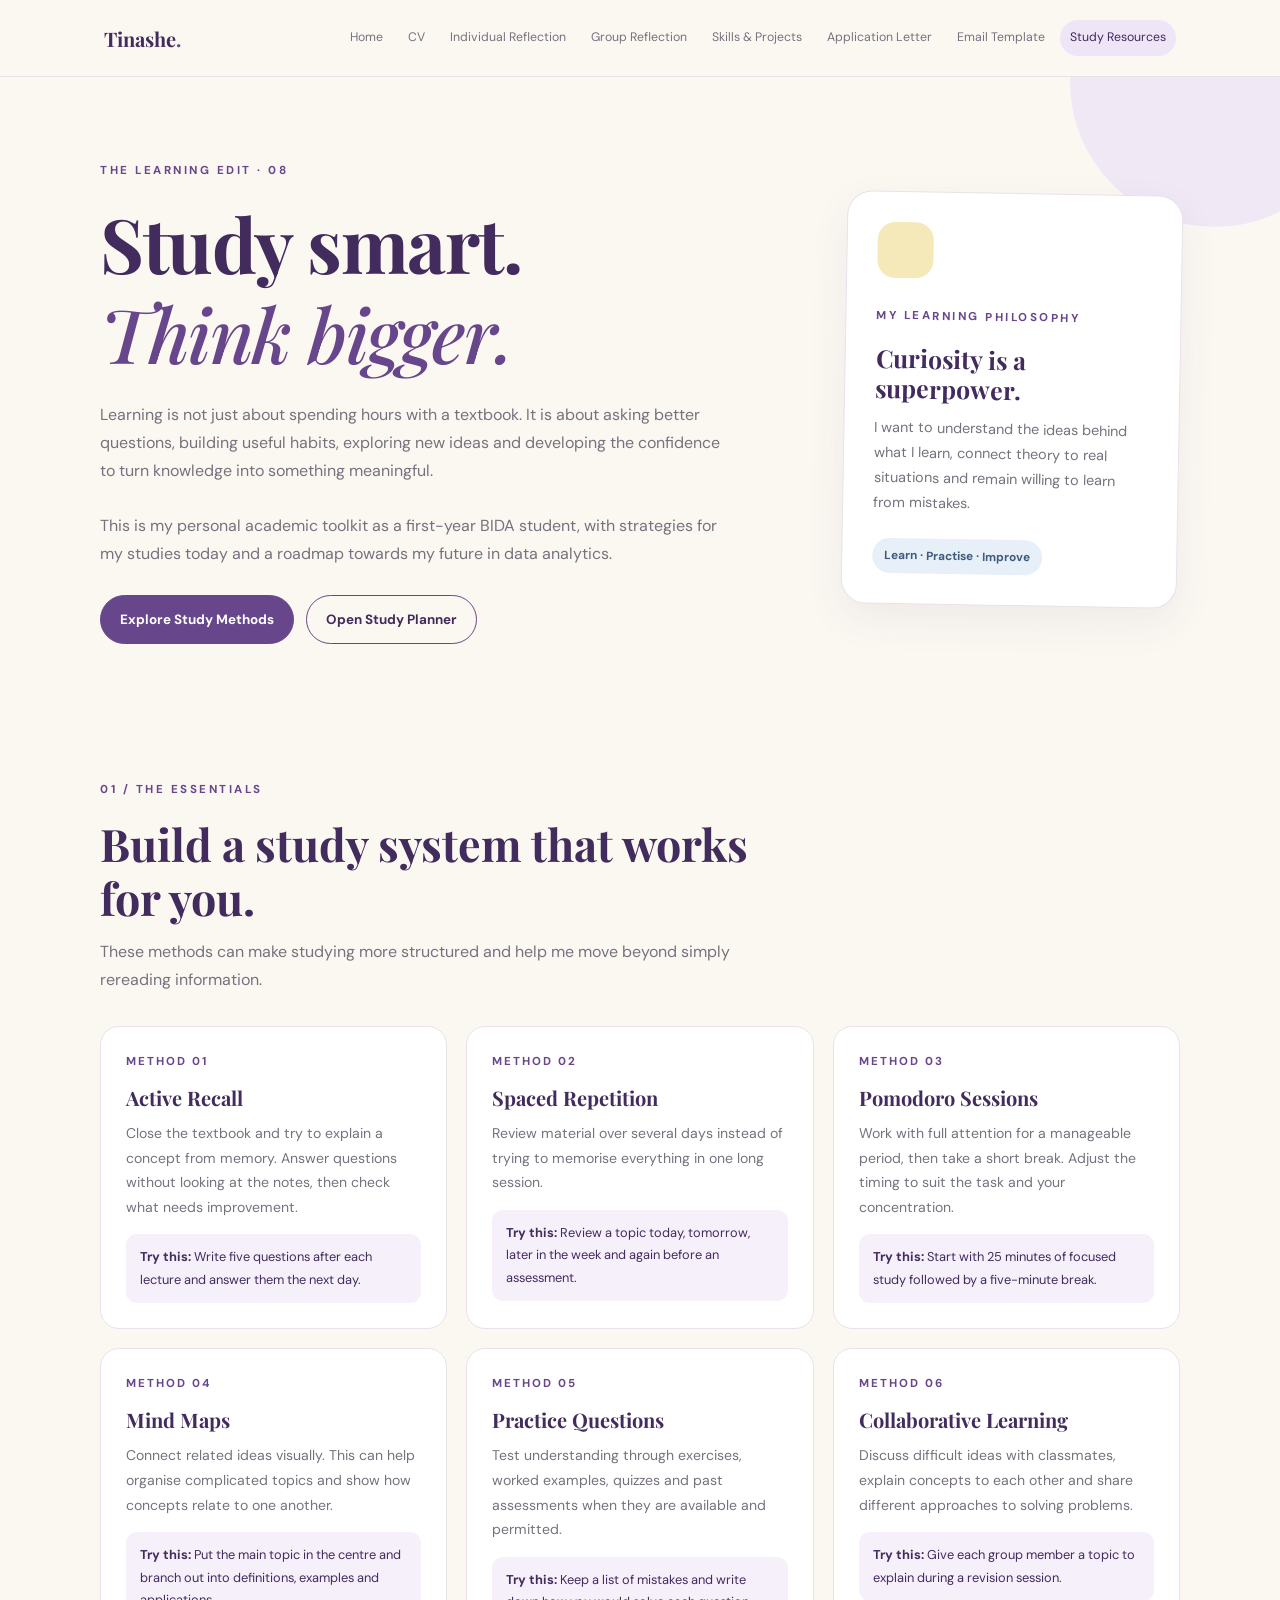
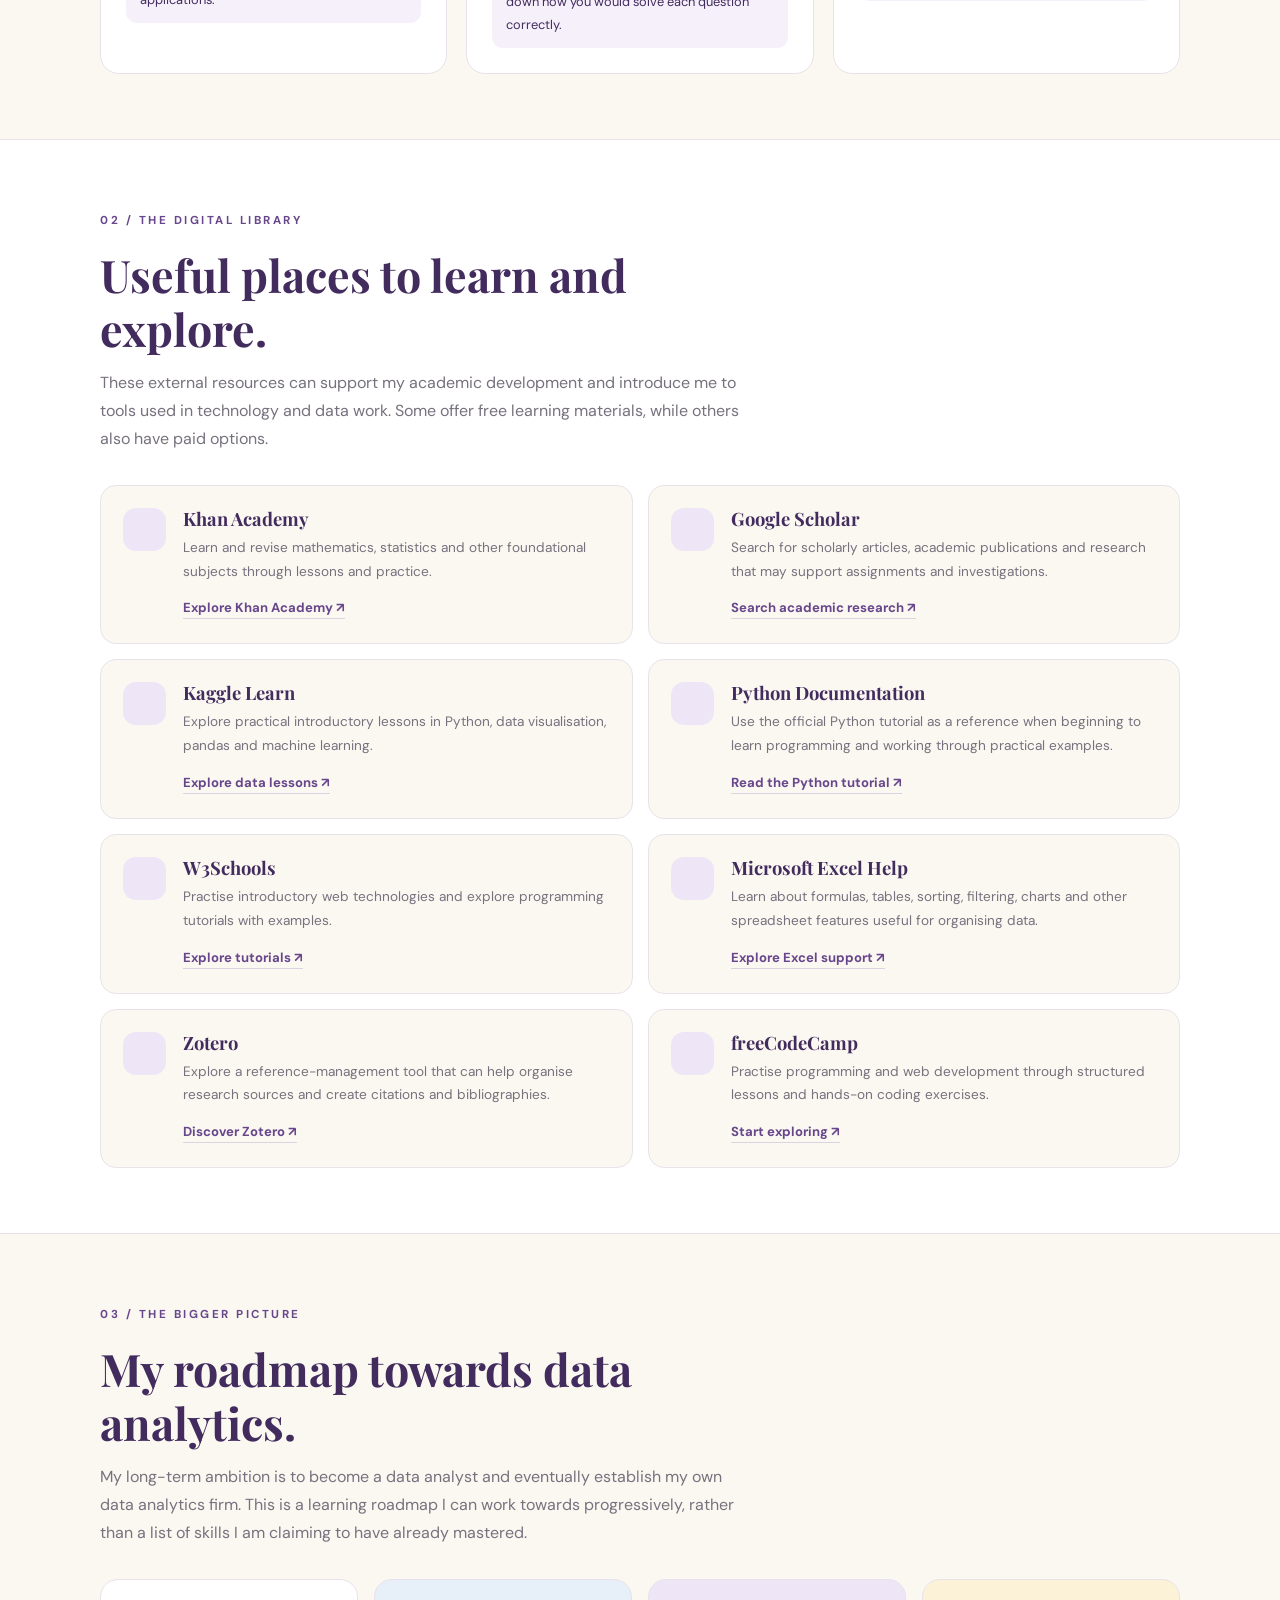
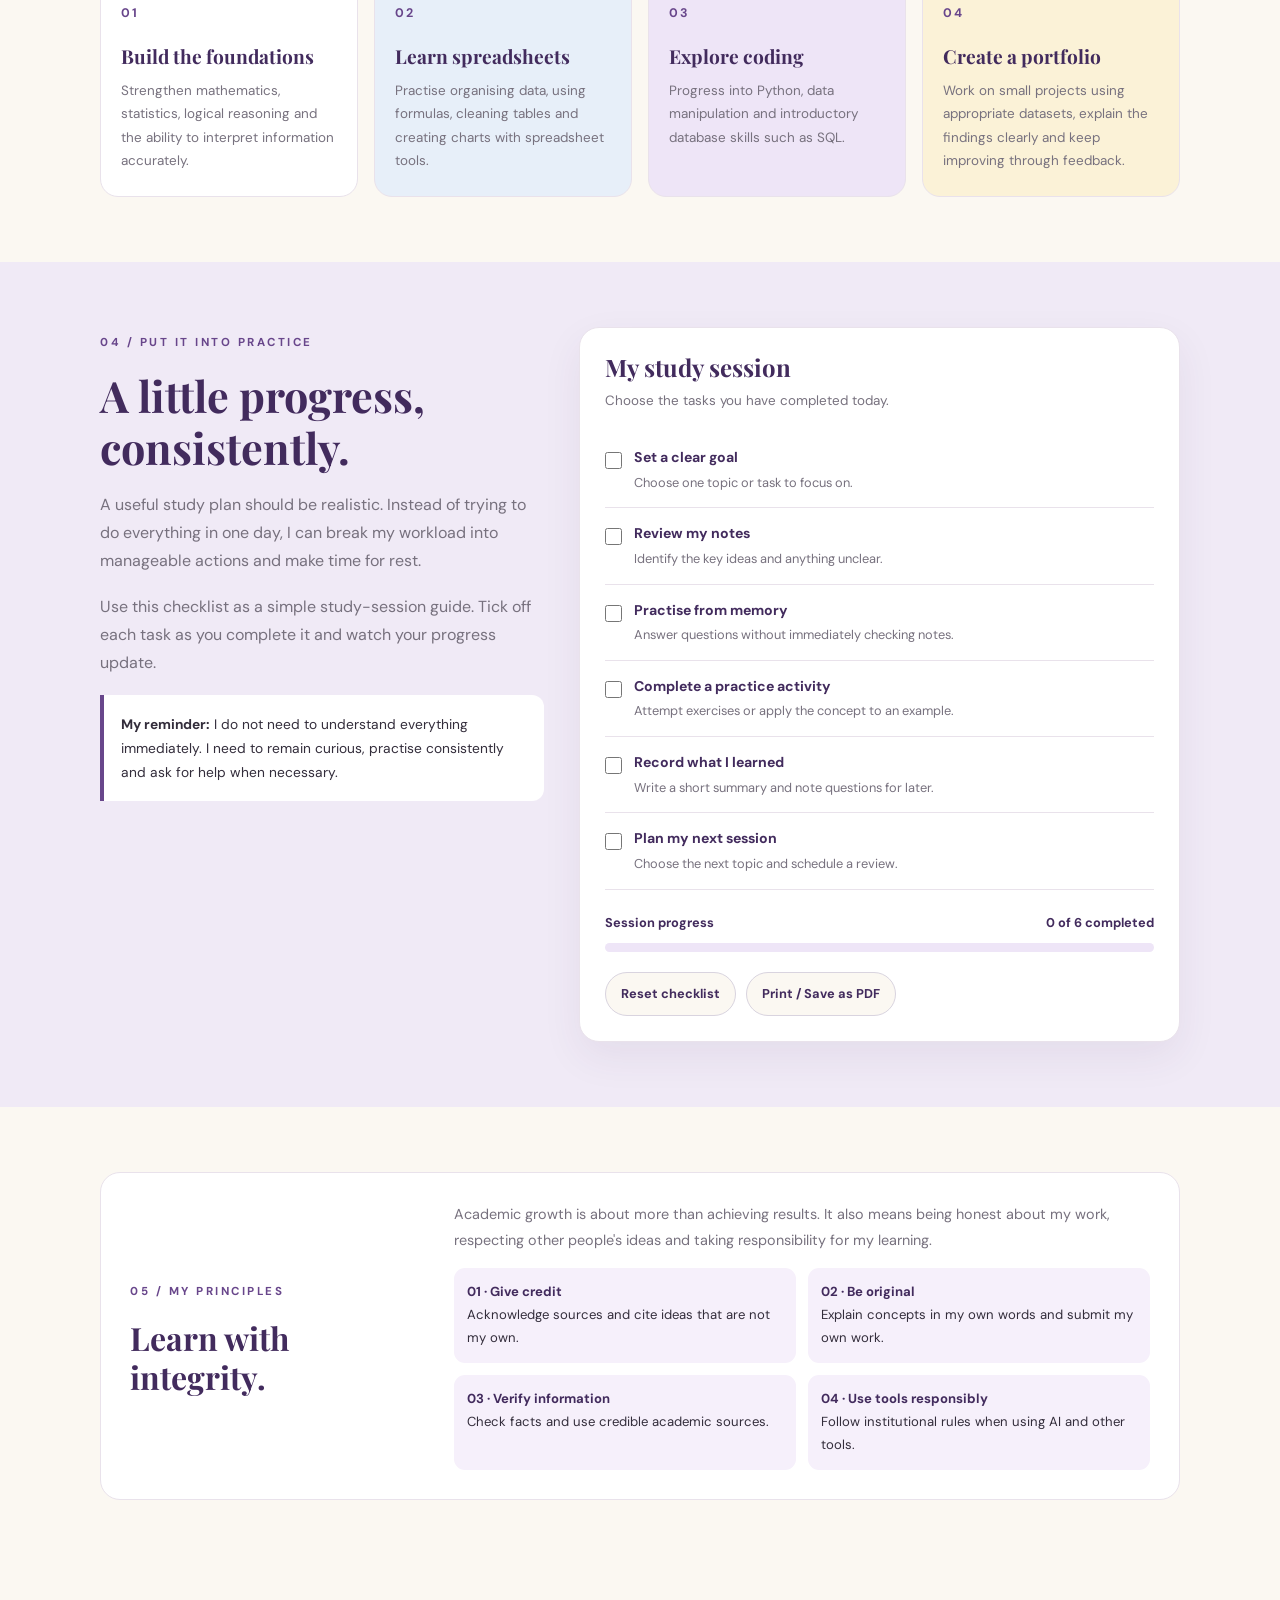
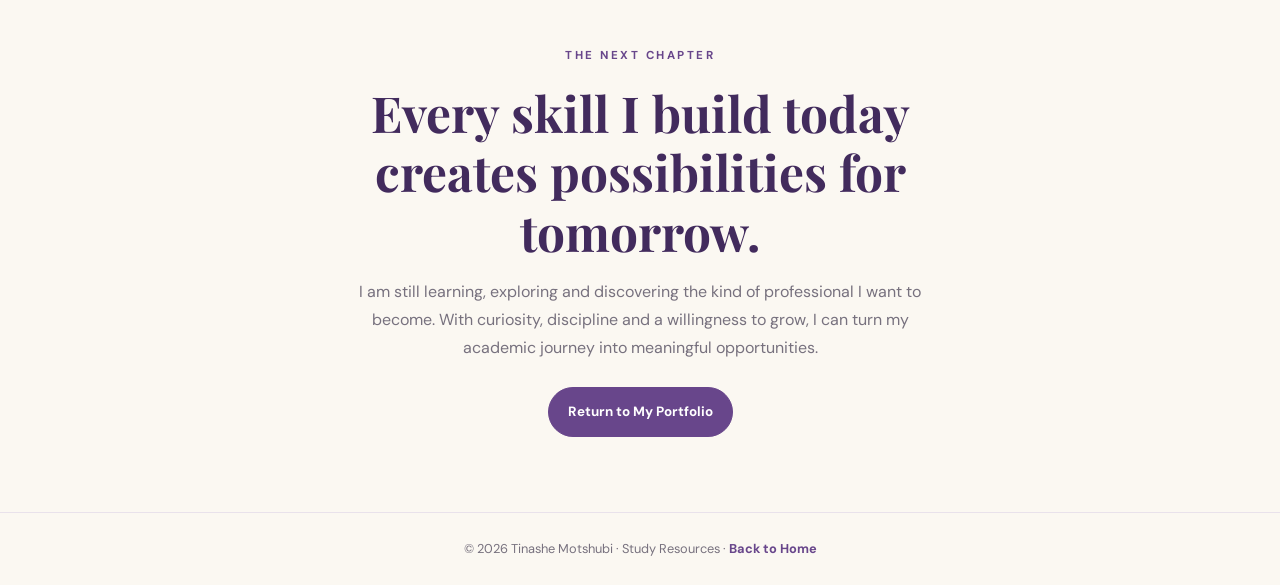
<file: study-resources.html>
<!DOCTYPE html>
<html lang="en">
<head>
  <meta charset="UTF-8">
  <meta name="viewport" content="width=device-width, initial-scale=1.0">
  <meta name="description" content="Tinashe Motshubi's academic study resources, learning strategies and data analytics roadmap.">
  <title>Study Resources | Tinashe Motshubi</title>

  <link rel="preconnect" href="https://fonts.googleapis.com">
  <link rel="preconnect" href="https://fonts.gstatic.com" crossorigin>
  <link href="https://fonts.googleapis.com/css2?family=DM+Sans:wght@400;500;600;700&family=Playfair+Display:wght@400;500;600;700&display=swap" rel="stylesheet">

  <style>
    :root {
      --cream: #fbf8f2;
      --white: #ffffff;
      --purple: #68468b;
      --deep-purple: #422b5d;
      --lilac: #eee5f7;
      --soft-lilac: #f6f0fb;
      --blue: #e7eff9;
      --blue-text: #405b7b;
      --yellow: #f5e8b9;
      --silver: #d9d4df;
      --text: #332d3b;
      --muted: #77717e;
      --border: #e9e2eb;
      --shadow: 0 15px 40px rgba(67, 43, 92, 0.07);
    }

    * {
      box-sizing: border-box;
      margin: 0;
      padding: 0;
    }

    html {
      scroll-behavior: smooth;
      scroll-padding-top: 100px;
    }

    body {
      font-family: "DM Sans", sans-serif;
      background: var(--cream);
      color: var(--text);
      line-height: 1.75;
    }

    a {
      color: inherit;
    }

    button,
    a {
      -webkit-tap-highlight-color: transparent;
    }

    .site-header {
      position: sticky;
      top: 0;
      z-index: 100;
      background: rgba(251, 248, 242, 0.96);
      backdrop-filter: blur(14px);
      border-bottom: 1px solid var(--border);
    }

    .nav-container {
      max-width: 1200px;
      margin: auto;
      min-height: 76px;
      padding: 14px 5%;
      display: flex;
      justify-content: space-between;
      align-items: center;
      gap: 20px;
    }

    .brand {
      text-decoration: none;
      font-family: "Playfair Display", serif;
      font-size: 1.25rem;
      font-weight: 700;
      color: var(--deep-purple);
      white-space: nowrap;
    }

    .brand span {
      color: var(--purple);
    }

    .nav-links {
      display: flex;
      align-items: center;
      justify-content: flex-end;
      flex-wrap: wrap;
      gap: 5px;
    }

    .nav-links a {
      text-decoration: none;
      color: var(--muted);
      padding: 7px 10px;
      border-radius: 30px;
      font-size: 0.77rem;
      transition: 0.25s ease;
    }

    .nav-links a:hover,
    .nav-links a.active {
      background: var(--lilac);
      color: var(--deep-purple);
    }

    .menu-toggle {
      display: none;
      background: var(--lilac);
      border: 1px solid var(--silver);
      border-radius: 10px;
      padding: 9px 13px;
      color: var(--deep-purple);
      font: inherit;
      cursor: pointer;
    }

    .container {
      width: min(1080px, 90%);
      margin: auto;
    }

    .hero {
      padding: 78px 0 65px;
      position: relative;
      overflow: hidden;
    }

    .hero::before {
      content: "";
      position: absolute;
      width: 290px;
      height: 290px;
      border-radius: 50%;
      background: var(--lilac);
      top: -140px;
      right: -80px;
      opacity: 0.8;
      pointer-events: none;
    }

    .hero-layout {
      display: grid;
      grid-template-columns: 1.35fr 0.65fr;
      gap: 45px;
      align-items: center;
      position: relative;
      z-index: 1;
    }

    .eyebrow {
      display: inline-block;
      color: var(--purple);
      font-size: 0.72rem;
      font-weight: 700;
      letter-spacing: 2.5px;
      text-transform: uppercase;
      margin-bottom: 17px;
    }

    h1,
    h2,
    h3 {
      font-family: "Playfair Display", serif;
      line-height: 1.2;
      color: var(--deep-purple);
    }

    h1 {
      font-size: clamp(2.7rem, 6vw, 4.7rem);
      letter-spacing: -1.5px;
      margin-bottom: 22px;
    }

    h1 em {
      color: var(--purple);
      font-weight: 500;
    }

    .hero-description {
      max-width: 620px;
      color: var(--muted);
      font-size: 1rem;
      margin-bottom: 27px;
    }

    .hero-buttons {
      display: flex;
      gap: 12px;
      flex-wrap: wrap;
    }

    .button {
      display: inline-block;
      padding: 12px 19px;
      border-radius: 30px;
      text-decoration: none;
      font-size: 0.84rem;
      font-weight: 700;
      transition: 0.25s ease;
      border: 1px solid var(--purple);
    }

    .button-primary {
      background: var(--purple);
      color: white;
    }

    .button-secondary {
      color: var(--deep-purple);
      background: transparent;
    }

    .button:hover {
      transform: translateY(-2px);
      box-shadow: var(--shadow);
    }

    .hero-card {
      background: var(--white);
      border: 1px solid var(--border);
      border-radius: 25px;
      padding: 30px;
      box-shadow: var(--shadow);
      transform: rotate(1deg);
    }

    .hero-card .symbol {
      width: 56px;
      height: 56px;
      border-radius: 18px;
      display: grid;
      place-items: center;
      background: var(--yellow);
      font-size: 1.7rem;
      margin-bottom: 22px;
    }

    .hero-card h2 {
      font-size: 1.55rem;
      margin-bottom: 12px;
    }

    .hero-card p {
      font-size: 0.9rem;
      color: var(--muted);
    }

    .hero-card .mini-label {
      margin-top: 23px;
      display: inline-block;
      background: var(--blue);
      color: var(--blue-text);
      padding: 7px 12px;
      border-radius: 20px;
      font-size: 0.74rem;
      font-weight: 700;
    }

    section.content-section {
      padding: 65px 0;
    }

    .section-heading {
      max-width: 650px;
      margin-bottom: 32px;
    }

    .section-heading h2 {
      font-size: clamp(2rem, 4vw, 2.8rem);
      margin-bottom: 13px;
    }

    .section-heading p {
      color: var(--muted);
    }

    .study-grid {
      display: grid;
      grid-template-columns: repeat(3, minmax(0, 1fr));
      gap: 19px;
    }

    .study-card {
      background: var(--white);
      padding: 25px;
      border: 1px solid var(--border);
      border-radius: 19px;
      transition: 0.25s ease;
    }

    .study-card:hover {
      transform: translateY(-4px);
      box-shadow: var(--shadow);
    }

    .card-number {
      font-size: 0.72rem;
      font-weight: 700;
      color: var(--purple);
      letter-spacing: 2px;
      margin-bottom: 14px;
    }

    .study-card h3 {
      font-size: 1.25rem;
      margin-bottom: 11px;
    }

    .study-card p {
      font-size: 0.88rem;
      color: var(--muted);
    }

    .tip {
      margin-top: 15px;
      padding: 12px 14px;
      border-radius: 11px;
      background: var(--soft-lilac);
      color: var(--deep-purple);
      font-size: 0.8rem;
    }

    .resources-section {
      background: var(--white);
      border-top: 1px solid var(--border);
      border-bottom: 1px solid var(--border);
    }

    .resource-list {
      display: grid;
      grid-template-columns: repeat(2, minmax(0, 1fr));
      gap: 15px;
    }

    .resource-item {
      display: flex;
      gap: 17px;
      align-items: flex-start;
      padding: 22px;
      border: 1px solid var(--border);
      border-radius: 16px;
      background: var(--cream);
    }

    .resource-icon {
      flex: 0 0 43px;
      width: 43px;
      height: 43px;
      border-radius: 13px;
      display: grid;
      place-items: center;
      background: var(--lilac);
      font-size: 1.25rem;
    }

    .resource-item h3 {
      font-size: 1.15rem;
      margin-bottom: 6px;
    }

    .resource-item p {
      color: var(--muted);
      font-size: 0.85rem;
      margin-bottom: 10px;
    }

    .resource-link {
      color: var(--purple);
      font-weight: 700;
      font-size: 0.82rem;
      text-decoration: none;
      border-bottom: 1px solid var(--silver);
      padding-bottom: 2px;
    }

    .resource-link:hover {
      color: var(--deep-purple);
      border-color: var(--purple);
    }

    .roadmap {
      display: grid;
      grid-template-columns: repeat(4, minmax(0, 1fr));
      gap: 16px;
      counter-reset: roadmap;
    }

    .roadmap-card {
      counter-increment: roadmap;
      padding: 23px 20px;
      border-radius: 18px;
      border: 1px solid var(--border);
      background: var(--white);
    }

    .roadmap-card::before {
      content: "0" counter(roadmap);
      display: block;
      font-size: 0.78rem;
      letter-spacing: 2px;
      font-weight: 700;
      color: var(--purple);
      margin-bottom: 20px;
    }

    .roadmap-card h3 {
      font-size: 1.2rem;
      margin-bottom: 11px;
    }

    .roadmap-card p {
      color: var(--muted);
      font-size: 0.84rem;
    }

    .roadmap-card:nth-child(2) {
      background: var(--blue);
    }

    .roadmap-card:nth-child(3) {
      background: var(--lilac);
    }

    .roadmap-card:nth-child(4) {
      background: #fbf2d7;
    }

    .planner-section {
      background: #f0eaf6;
    }

    .planner-layout {
      display: grid;
      grid-template-columns: 0.85fr 1.15fr;
      gap: 35px;
      align-items: start;
    }

    .planner-intro h2 {
      font-size: clamp(2rem, 4vw, 2.7rem);
      margin-bottom: 17px;
    }

    .planner-intro p {
      color: var(--muted);
      margin-bottom: 18px;
    }

    .planner-note {
      background: var(--white);
      border-left: 4px solid var(--purple);
      padding: 17px;
      border-radius: 0 12px 12px 0;
      font-size: 0.86rem;
    }

    .planner {
      background: var(--white);
      border-radius: 20px;
      border: 1px solid var(--border);
      padding: 25px;
      box-shadow: var(--shadow);
    }

    .planner h3 {
      font-size: 1.5rem;
      margin-bottom: 7px;
    }

    .planner > p {
      color: var(--muted);
      font-size: 0.84rem;
      margin-bottom: 20px;
    }

    .planner-row {
      display: flex;
      gap: 12px;
      align-items: flex-start;
      padding: 13px 0;
      border-bottom: 1px solid var(--border);
    }

    .planner-row:last-of-type {
      border-bottom: 0;
    }

    .planner-row input {
      margin-top: 7px;
      width: 17px;
      height: 17px;
      accent-color: var(--purple);
      flex-shrink: 0;
      cursor: pointer;
    }

    .planner-row label {
      cursor: pointer;
      font-size: 0.88rem;
    }

    .planner-row label strong {
      display: block;
      color: var(--deep-purple);
    }

    .planner-row label span {
      color: var(--muted);
      font-size: 0.8rem;
    }

    .progress-area {
      margin-top: 22px;
    }

    .progress-text {
      display: flex;
      justify-content: space-between;
      gap: 10px;
      font-size: 0.8rem;
      margin-bottom: 9px;
      color: var(--deep-purple);
      font-weight: 700;
    }

    .progress-track {
      height: 9px;
      border-radius: 10px;
      background: var(--lilac);
      overflow: hidden;
    }

    .progress-fill {
      width: 0%;
      height: 100%;
      background: var(--purple);
      transition: width 0.25s ease;
    }

    .planner-actions {
      display: flex;
      gap: 10px;
      flex-wrap: wrap;
      margin-top: 20px;
    }

    .small-button {
      border: 1px solid var(--silver);
      border-radius: 25px;
      padding: 10px 15px;
      background: var(--cream);
      color: var(--deep-purple);
      font: inherit;
      font-size: 0.8rem;
      font-weight: 700;
      cursor: pointer;
    }

    .small-button:hover {
      background: var(--lilac);
    }

    .integrity-box {
      background: var(--white);
      border: 1px solid var(--border);
      border-radius: 20px;
      padding: 29px;
      display: grid;
      grid-template-columns: 0.6fr 1.4fr;
      gap: 25px;
      align-items: center;
    }

    .integrity-box h2 {
      font-size: 2rem;
    }

    .integrity-box p {
      color: var(--muted);
      font-size: 0.9rem;
    }

    .integrity-points {
      display: grid;
      grid-template-columns: repeat(2, minmax(0, 1fr));
      gap: 12px;
      margin-top: 15px;
    }

    .integrity-point {
      background: var(--soft-lilac);
      padding: 13px;
      border-radius: 11px;
      font-size: 0.82rem;
    }

    .integrity-point strong {
      color: var(--deep-purple);
    }

    .closing {
      padding: 75px 0;
      text-align: center;
    }

    .closing h2 {
      max-width: 700px;
      margin: 0 auto 17px;
      font-size: clamp(2.1rem, 4vw, 3.1rem);
    }

    .closing p {
      max-width: 610px;
      margin: 0 auto 25px;
      color: var(--muted);
    }

    .site-footer {
      border-top: 1px solid var(--border);
      padding: 25px 5%;
      text-align: center;
      color: var(--muted);
      font-size: 0.8rem;
    }

    .site-footer a {
      color: var(--purple);
      text-decoration: none;
      font-weight: 700;
    }

    @media (max-width: 950px) {
      .nav-container {
        flex-wrap: wrap;
      }

      .menu-toggle {
        display: block;
      }

      .nav-links {
        display: none;
        width: 100%;
        align-items: stretch;
        flex-direction: column;
        gap: 4px;
      }

      .nav-links.open {
        display: flex;
      }

      .nav-links a {
        padding: 10px 13px;
      }

      .hero-layout,
      .planner-layout {
        grid-template-columns: 1fr;
      }

      .hero-card {
        max-width: 520px;
        transform: none;
      }

      .roadmap {
        grid-template-columns: repeat(2, minmax(0, 1fr));
      }
    }

    @media (max-width: 650px) {
      .hero {
        padding: 52px 0 45px;
      }

      section.content-section {
        padding: 48px 0;
      }

      .study-grid,
      .resource-list,
      .roadmap,
      .integrity-box,
      .integrity-points {
        grid-template-columns: 1fr;
      }

      .study-card,
      .resource-item,
      .planner {
        padding: 20px;
      }

      .integrity-box {
        gap: 17px;
      }

      .hero-buttons .button {
        text-align: center;
      }
    }

    @media print {
      .site-header,
      .hero-buttons,
      .planner-actions,
      .site-footer {
        display: none !important;
      }

      body {
        background: white;
      }

      .hero,
      section.content-section,
      .closing {
        padding: 25px 0;
      }

      .study-card,
      .resource-item,
      .roadmap-card,
      .planner,
      .integrity-box {
        break-inside: avoid;
        box-shadow: none;
      }

      a {
        text-decoration: none;
      }
    }
  </style>
</head>

<body>

  <header class="site-header">
    <div class="nav-container">
      <a class="brand" href="index.html">Tinashe<span>.</span></a>

      <button
        class="menu-toggle"
        id="menuToggle"
        aria-expanded="false"
        aria-controls="navLinks"
        aria-label="Open navigation menu"
        type="button">
        ☰ Menu
      </button>

      <nav class="nav-links" id="navLinks" aria-label="Main navigation">
        <a href="index.html">Home</a>
        <a href="cv.html">CV</a>
        <a href="individual-reflection.html">Individual Reflection</a>
        <a href="group-reflection.html">Group Reflection</a>
        <a href="skills-projects.html">Skills & Projects</a>
        <a href="application-letter.html">Application Letter</a>
        <a href="email-template.html">Email Template</a>
        <a href="study-resources.html" class="active" aria-current="page">Study Resources</a>
      </nav>
    </div>
  </header>

  <main>

    <!-- HERO -->
    <section class="hero">
      <div class="container hero-layout">

        <div>
          <span class="eyebrow">The Learning Edit · 08</span>

          <h1>Study smart.<br><em>Think bigger.</em></h1>

          <p class="hero-description">
            Learning is not just about spending hours with a textbook.
            It is about asking better questions, building useful habits,
            exploring new ideas and developing the confidence to turn
            knowledge into something meaningful.
          </p>

          <p class="hero-description">
            This is my personal academic toolkit as a first-year BIDA
            student, with strategies for my studies today and a roadmap
            towards my future in data analytics.
          </p>

          <div class="hero-buttons">
            <a class="button button-primary" href="#study-toolkit">
              Explore Study Methods
            </a>
            <a class="button button-secondary" href="#study-planner">
              Open Study Planner
            </a>
          </div>
        </div>

        <aside class="hero-card">
          <div class="symbol" aria-hidden="true"></div>
          <span class="eyebrow">My learning philosophy</span>
          <h2>Curiosity is a superpower.</h2>
          <p>
            I want to understand the ideas behind what I learn, connect
            theory to real situations and remain willing to learn from
            mistakes.
          </p>
          <span class="mini-label">Learn · Practise · Improve</span>
        </aside>

      </div>
    </section>

    <!-- STUDY TOOLKIT -->
    <section class="content-section" id="study-toolkit">
      <div class="container">

        <div class="section-heading">
          <span class="eyebrow">01 / The essentials</span>
          <h2>Build a study system that works for you.</h2>
          <p>
            These methods can make studying more structured and help me
            move beyond simply rereading information.
          </p>
        </div>

        <div class="study-grid">

          <article class="study-card">
            <div class="card-number">METHOD 01</div>
            <h3>Active Recall</h3>
            <p>
              Close the textbook and try to explain a concept from memory.
              Answer questions without looking at the notes, then check
              what needs improvement.
            </p>
            <div class="tip">
              <strong>Try this:</strong> Write five questions after each
              lecture and answer them the next day.
            </div>
          </article>

          <article class="study-card">
            <div class="card-number">METHOD 02</div>
            <h3>Spaced Repetition</h3>
            <p>
              Review material over several days instead of trying to
              memorise everything in one long session.
            </p>
            <div class="tip">
              <strong>Try this:</strong> Review a topic today, tomorrow,
              later in the week and again before an assessment.
            </div>
          </article>

          <article class="study-card">
            <div class="card-number">METHOD 03</div>
            <h3>Pomodoro Sessions</h3>
            <p>
              Work with full attention for a manageable period, then take
              a short break. Adjust the timing to suit the task and your
              concentration.
            </p>
            <div class="tip">
              <strong>Try this:</strong> Start with 25 minutes of focused
              study followed by a five-minute break.
            </div>
          </article>

          <article class="study-card">
            <div class="card-number">METHOD 04</div>
            <h3>Mind Maps</h3>
            <p>
              Connect related ideas visually. This can help organise
              complicated topics and show how concepts relate to one
              another.
            </p>
            <div class="tip">
              <strong>Try this:</strong> Put the main topic in the centre
              and branch out into definitions, examples and applications.
            </div>
          </article>

          <article class="study-card">
            <div class="card-number">METHOD 05</div>
            <h3>Practice Questions</h3>
            <p>
              Test understanding through exercises, worked examples,
              quizzes and past assessments when they are available and
              permitted.
            </p>
            <div class="tip">
              <strong>Try this:</strong> Keep a list of mistakes and write
              down how you would solve each question correctly.
            </div>
          </article>

          <article class="study-card">
            <div class="card-number">METHOD 06</div>
            <h3>Collaborative Learning</h3>
            <p>
              Discuss difficult ideas with classmates, explain concepts
              to each other and share different approaches to solving
              problems.
            </p>
            <div class="tip">
              <strong>Try this:</strong> Give each group member a topic to
              explain during a revision session.
            </div>
          </article>

        </div>
      </div>
    </section>

    <!-- ONLINE RESOURCES -->
    <section class="content-section resources-section" id="online-resources">
      <div class="container">

        <div class="section-heading">
          <span class="eyebrow">02 / The digital library</span>
          <h2>Useful places to learn and explore.</h2>
          <p>
            These external resources can support my academic development
            and introduce me to tools used in technology and data work.
            Some offer free learning materials, while others also have
            paid options.
          </p>
        </div>

        <div class="resource-list">

          <article class="resource-item">
            <div class="resource-icon" aria-hidden="true"></div>
            <div>
              <h3>Khan Academy</h3>
              <p>
                Learn and revise mathematics, statistics and other
                foundational subjects through lessons and practice.
              </p>
              <a class="resource-link"
                 href="https://www.khanacademy.org/"
                 target="_blank"
                 rel="noopener noreferrer">
                Explore Khan Academy ↗
              </a>
            </div>
          </article>

          <article class="resource-item">
            <div class="resource-icon" aria-hidden="true"></div>
            <div>
              <h3>Google Scholar</h3>
              <p>
                Search for scholarly articles, academic publications and
                research that may support assignments and investigations.
              </p>
              <a class="resource-link"
                 href="https://scholar.google.com/"
                 target="_blank"
                 rel="noopener noreferrer">
                Search academic research ↗
              </a>
            </div>
          </article>

          <article class="resource-item">
            <div class="resource-icon" aria-hidden="true"></div>
            <div>
              <h3>Kaggle Learn</h3>
              <p>
                Explore practical introductory lessons in Python, data
                visualisation, pandas and machine learning.
              </p>
              <a class="resource-link"
                 href="https://www.kaggle.com/learn"
                 target="_blank"
                 rel="noopener noreferrer">
                Explore data lessons ↗
              </a>
            </div>
          </article>

          <article class="resource-item">
            <div class="resource-icon" aria-hidden="true"></div>
            <div>
              <h3>Python Documentation</h3>
              <p>
                Use the official Python tutorial as a reference when
                beginning to learn programming and working through
                practical examples.
              </p>
              <a class="resource-link"
                 href="https://docs.python.org/3/tutorial/"
                 target="_blank"
                 rel="noopener noreferrer">
                Read the Python tutorial ↗
              </a>
            </div>
          </article>

          <article class="resource-item">
            <div class="resource-icon" aria-hidden="true"></div>
            <div>
              <h3>W3Schools</h3>
              <p>
                Practise introductory web technologies and explore
                programming tutorials with examples.
              </p>
              <a class="resource-link"
                 href="https://www.w3schools.com/"
                 target="_blank"
                 rel="noopener noreferrer">
                Explore tutorials ↗
              </a>
            </div>
          </article>

          <article class="resource-item">
            <div class="resource-icon" aria-hidden="true"></div>
            <div>
              <h3>Microsoft Excel Help</h3>
              <p>
                Learn about formulas, tables, sorting, filtering, charts
                and other spreadsheet features useful for organising data.
              </p>
              <a class="resource-link"
                 href="https://support.microsoft.com/excel"
                 target="_blank"
                 rel="noopener noreferrer">
                Explore Excel support ↗
              </a>
            </div>
          </article>

          <article class="resource-item">
            <div class="resource-icon" aria-hidden="true"></div>
            <div>
              <h3>Zotero</h3>
              <p>
                Explore a reference-management tool that can help organise
                research sources and create citations and bibliographies.
              </p>
              <a class="resource-link"
                 href="https://www.zotero.org/"
                 target="_blank"
                 rel="noopener noreferrer">
                Discover Zotero ↗
              </a>
            </div>
          </article>

          <article class="resource-item">
            <div class="resource-icon" aria-hidden="true"></div>
            <div>
              <h3>freeCodeCamp</h3>
              <p>
                Practise programming and web development through
                structured lessons and hands-on coding exercises.
              </p>
              <a class="resource-link"
                 href="https://www.freecodecamp.org/"
                 target="_blank"
                 rel="noopener noreferrer">
                Start exploring ↗
              </a>
            </div>
          </article>

        </div>
      </div>
    </section>

    <!-- CAREER ROADMAP -->
    <section class="content-section" id="data-roadmap">
      <div class="container">

        <div class="section-heading">
          <span class="eyebrow">03 / The bigger picture</span>
          <h2>My roadmap towards data analytics.</h2>
          <p>
            My long-term ambition is to become a data analyst and
            eventually establish my own data analytics firm. This is a
            learning roadmap I can work towards progressively, rather
            than a list of skills I am claiming to have already mastered.
          </p>
        </div>

        <div class="roadmap">

          <article class="roadmap-card">
            <h3>Build the foundations</h3>
            <p>
              Strengthen mathematics, statistics, logical reasoning and
              the ability to interpret information accurately.
            </p>
          </article>

          <article class="roadmap-card">
            <h3>Learn spreadsheets</h3>
            <p>
              Practise organising data, using formulas, cleaning tables
              and creating charts with spreadsheet tools.
            </p>
          </article>

          <article class="roadmap-card">
            <h3>Explore coding</h3>
            <p>
              Progress into Python, data manipulation and introductory
              database skills such as SQL.
            </p>
          </article>

          <article class="roadmap-card">
            <h3>Create a portfolio</h3>
            <p>
              Work on small projects using appropriate datasets, explain
              the findings clearly and keep improving through feedback.
            </p>
          </article>

        </div>
      </div>
    </section>

    <!-- INTERACTIVE STUDY PLANNER -->
    <section class="content-section planner-section" id="study-planner">
      <div class="container planner-layout">

        <div class="planner-intro">
          <span class="eyebrow">04 / Put it into practice</span>
          <h2>A little progress, consistently.</h2>

          <p>
            A useful study plan should be realistic. Instead of trying to
            do everything in one day, I can break my workload into
            manageable actions and make time for rest.
          </p>

          <p>
            Use this checklist as a simple study-session guide. Tick off
            each task as you complete it and watch your progress update.
          </p>

          <div class="planner-note">
            <strong>My reminder:</strong> I do not need to understand
            everything immediately. I need to remain curious, practise
            consistently and ask for help when necessary.
          </div>
        </div>

        <div class="planner">
          <h3>My study session</h3>
          <p>Choose the tasks you have completed today.</p>

          <div class="planner-row">
            <input type="checkbox" id="task1">
            <label for="task1">
              <strong>Set a clear goal</strong>
              <span>Choose one topic or task to focus on.</span>
            </label>
          </div>

          <div class="planner-row">
            <input type="checkbox" id="task2">
            <label for="task2">
              <strong>Review my notes</strong>
              <span>Identify the key ideas and anything unclear.</span>
            </label>
          </div>

          <div class="planner-row">
            <input type="checkbox" id="task3">
            <label for="task3">
              <strong>Practise from memory</strong>
              <span>Answer questions without immediately checking notes.</span>
            </label>
          </div>

          <div class="planner-row">
            <input type="checkbox" id="task4">
            <label for="task4">
              <strong>Complete a practice activity</strong>
              <span>Attempt exercises or apply the concept to an example.</span>
            </label>
          </div>

          <div class="planner-row">
            <input type="checkbox" id="task5">
            <label for="task5">
              <strong>Record what I learned</strong>
              <span>Write a short summary and note questions for later.</span>
            </label>
          </div>

          <div class="planner-row">
            <input type="checkbox" id="task6">
            <label for="task6">
              <strong>Plan my next session</strong>
              <span>Choose the next topic and schedule a review.</span>
            </label>
          </div>

          <div class="progress-area">
            <div class="progress-text">
              <span>Session progress</span>
              <span id="progressLabel">0 of 6 completed</span>
            </div>
            <div
              class="progress-track"
              role="progressbar"
              aria-label="Study session completion"
              aria-valuemin="0"
              aria-valuemax="100"
              aria-valuenow="0"
              id="progressTrack">
              <div class="progress-fill" id="progressFill"></div>
            </div>
          </div>

          <div class="planner-actions">
            <button class="small-button" id="resetPlanner" type="button">
              Reset checklist
            </button>
            <button class="small-button" id="printPage" type="button">
              Print / Save as PDF
            </button>
          </div>
        </div>

      </div>
    </section>

    <!-- ACADEMIC INTEGRITY -->
    <section class="content-section" id="academic-integrity">
      <div class="container">

        <div class="integrity-box">
          <div>
            <span class="eyebrow">05 / My principles</span>
            <h2>Learn with integrity.</h2>
          </div>

          <div>
            <p>
              Academic growth is about more than achieving results.
              It also means being honest about my work, respecting other
              people's ideas and taking responsibility for my learning.
            </p>

            <div class="integrity-points">
              <div class="integrity-point">
                <strong>01 · Give credit</strong><br>
                Acknowledge sources and cite ideas that are not my own.
              </div>

              <div class="integrity-point">
                <strong>02 · Be original</strong><br>
                Explain concepts in my own words and submit my own work.
              </div>

              <div class="integrity-point">
                <strong>03 · Verify information</strong><br>
                Check facts and use credible academic sources.
              </div>

              <div class="integrity-point">
                <strong>04 · Use tools responsibly</strong><br>
                Follow institutional rules when using AI and other tools.
              </div>
            </div>
          </div>
        </div>

      </div>
    </section>

    <!-- CLOSING -->
    <section class="closing">
      <div class="container">
        <span class="eyebrow">The next chapter</span>

        <h2>Every skill I build today creates possibilities for tomorrow.</h2>

        <p>
          I am still learning, exploring and discovering the kind of
          professional I want to become. With curiosity, discipline and
          a willingness to grow, I can turn my academic journey into
          meaningful opportunities.
        </p>

        <a class="button button-primary" href="index.html">
          Return to My Portfolio
        </a>
      </div>
    </section>

  </main>

  <footer class="site-footer">
    <p>
      © <span id="currentYear">2026</span> Tinashe Motshubi
      · Study Resources
      · <a href="index.html">Back to Home</a>
    </p>
  </footer>

  <script>
    // Mobile navigation
    const menuToggle = document.getElementById("menuToggle");
    const navLinks = document.getElementById("navLinks");

    menuToggle.addEventListener("click", function () {
      const isOpen = navLinks.classList.toggle("open");

      menuToggle.setAttribute("aria-expanded", String(isOpen));
      menuToggle.setAttribute(
        "aria-label",
        isOpen ? "Close navigation menu" : "Open navigation menu"
      );
      menuToggle.textContent = isOpen ? "✕ Close" : "☰ Menu";
    });

    navLinks.querySelectorAll("a").forEach(function (link) {
      link.addEventListener("click", function () {
        navLinks.classList.remove("open");
        menuToggle.setAttribute("aria-expanded", "false");
        menuToggle.setAttribute("aria-label", "Open navigation menu");
        menuToggle.textContent = "☰ Menu";
      });
    });

    // Interactive study checklist
    const taskCheckboxes = Array.from(
      document.querySelectorAll('.planner-row input[type="checkbox"]')
    );

    const progressLabel = document.getElementById("progressLabel");
    const progressFill = document.getElementById("progressFill");
    const progressTrack = document.getElementById("progressTrack");

    function updateProgress() {
      const completed = taskCheckboxes.filter(function (checkbox) {
        return checkbox.checked;
      }).length;

      const total = taskCheckboxes.length;
      const percentage = total ? (completed / total) * 100 : 0;

      progressLabel.textContent = completed + " of " + total + " completed";
      progressFill.style.width = percentage + "%";
      progressTrack.setAttribute("aria-valuenow", String(Math.round(percentage)));

      if (completed === total) {
        progressLabel.textContent = "All tasks completed!";
      }
    }

    taskCheckboxes.forEach(function (checkbox) {
      checkbox.addEventListener("change", updateProgress);
    });

    document.getElementById("resetPlanner").addEventListener("click", function () {
      taskCheckboxes.forEach(function (checkbox) {
        checkbox.checked = false;
      });

      updateProgress();
    });

    // Print or save the page as a PDF
    document.getElementById("printPage").addEventListener("click", function () {
      window.print();
    });

    // Automatically update the footer year
    document.getElementById("currentYear").textContent =
      new Date().getFullYear();
  </script>

</body>
</html>
</file>
